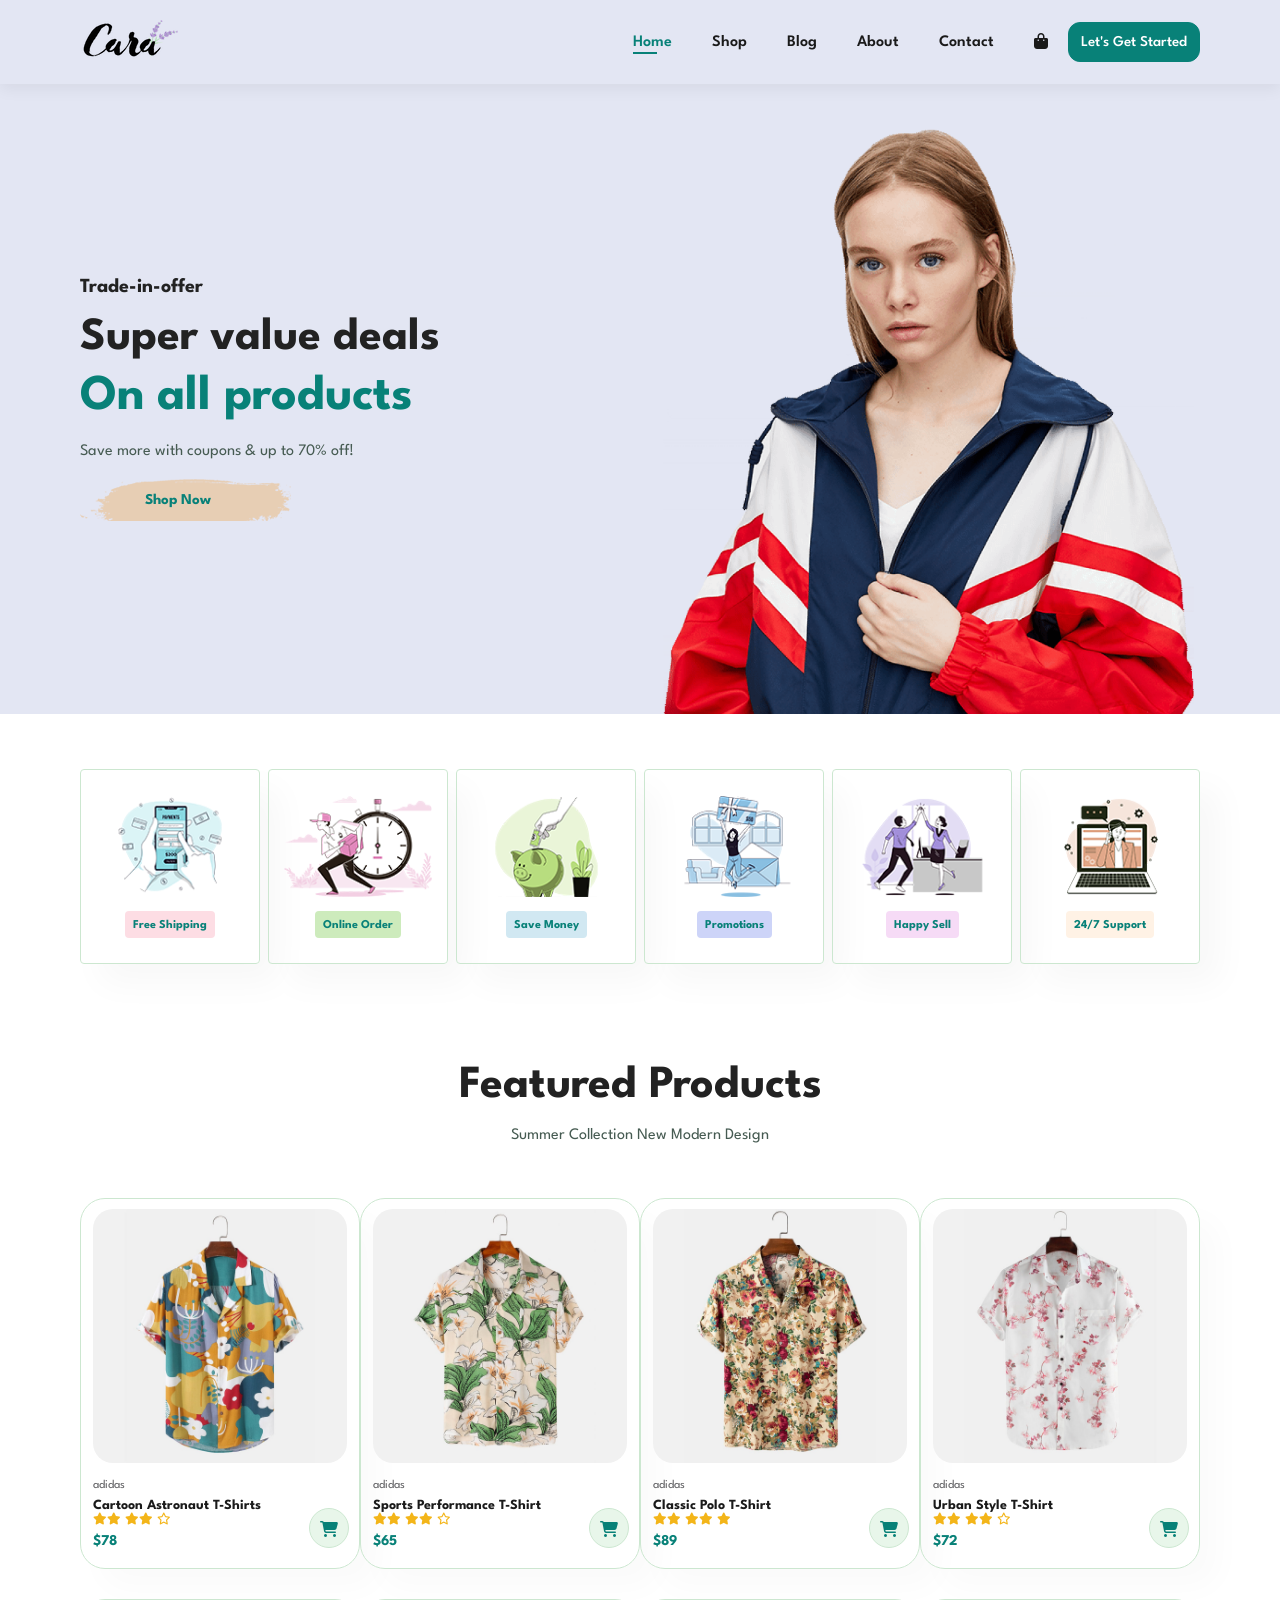
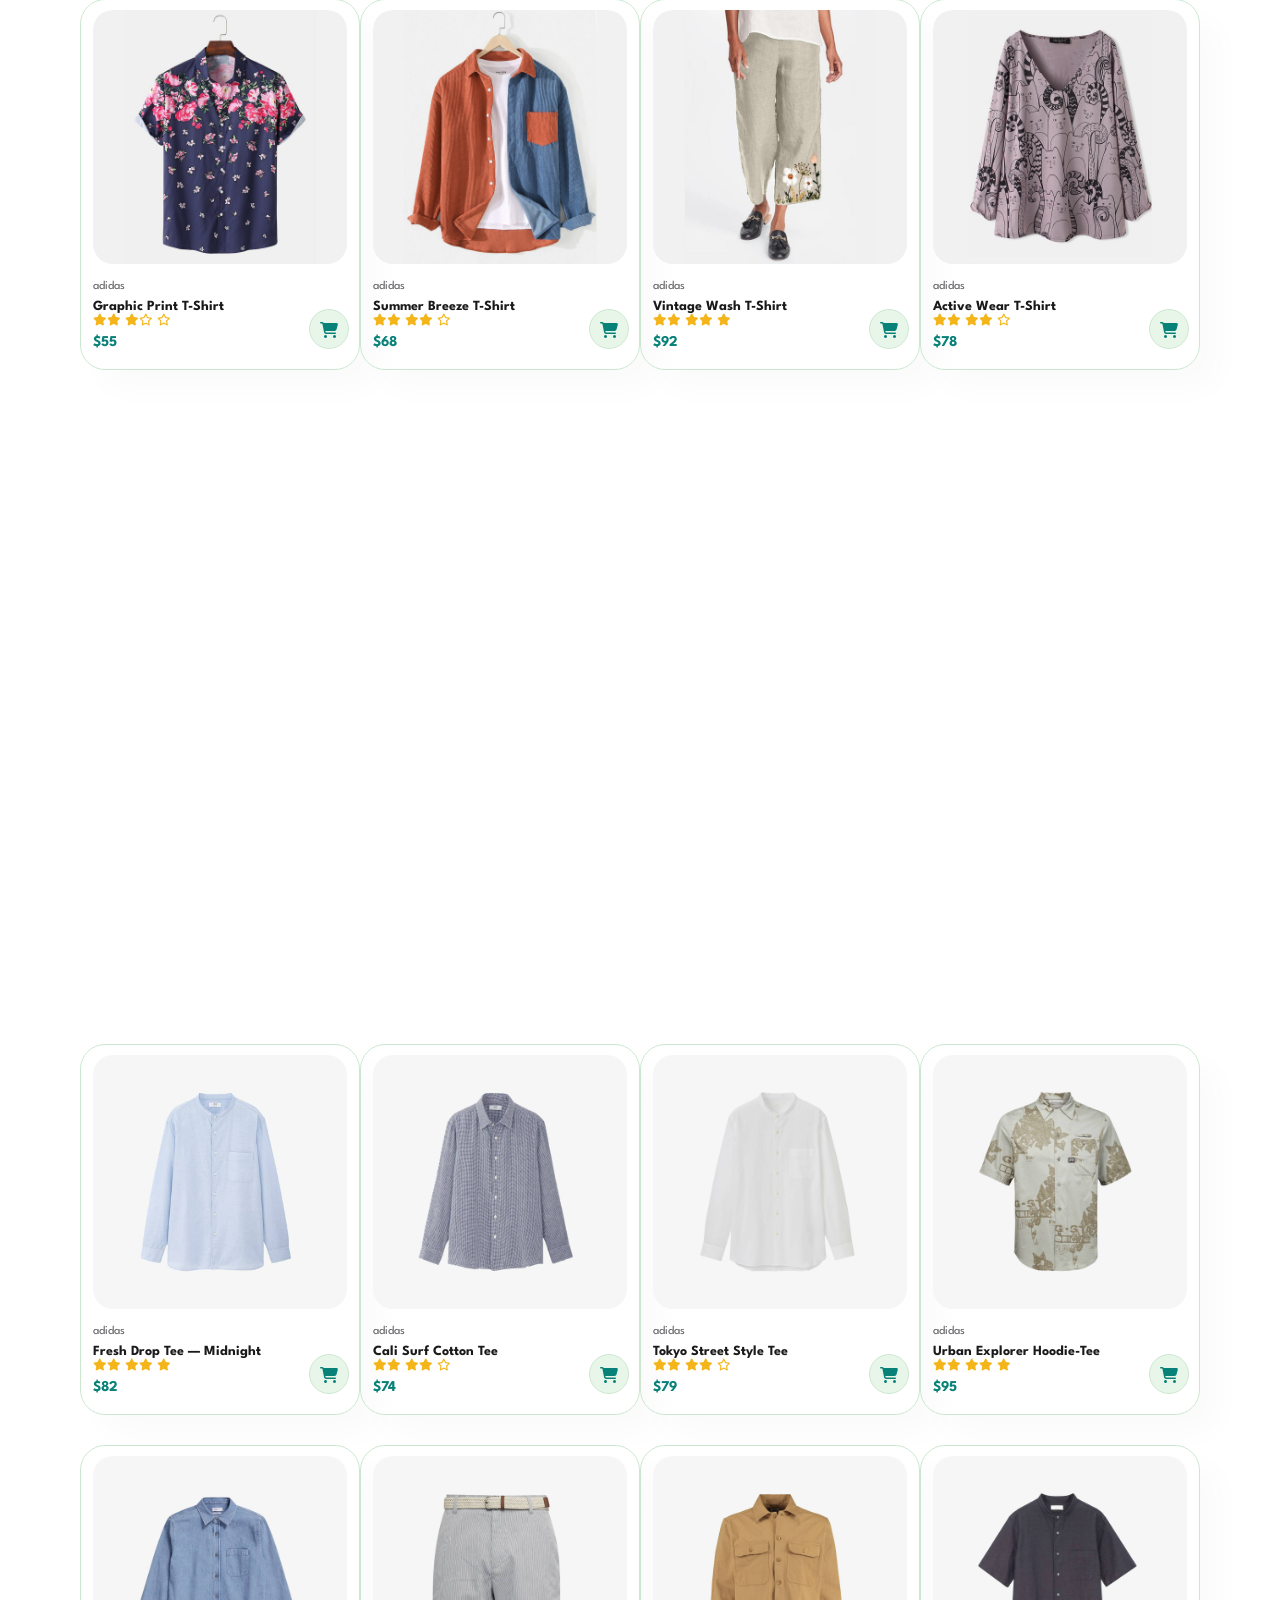
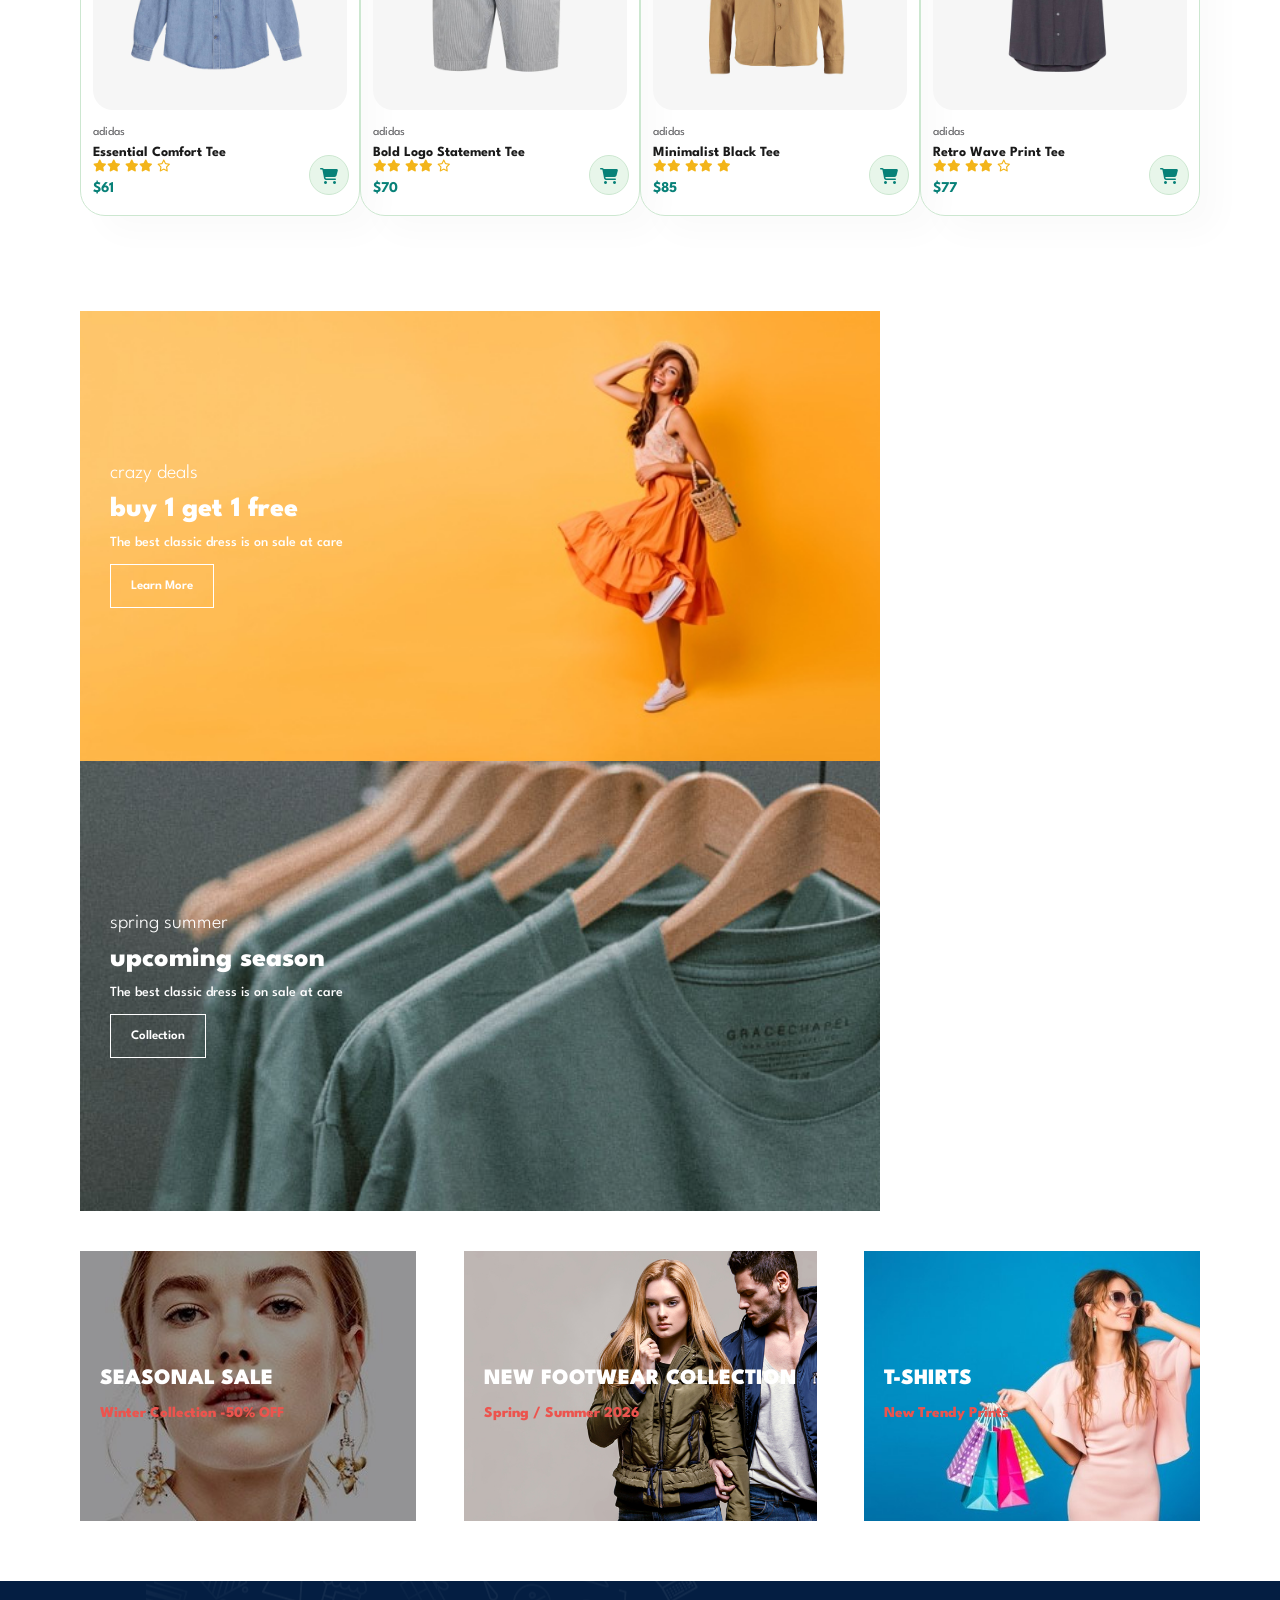
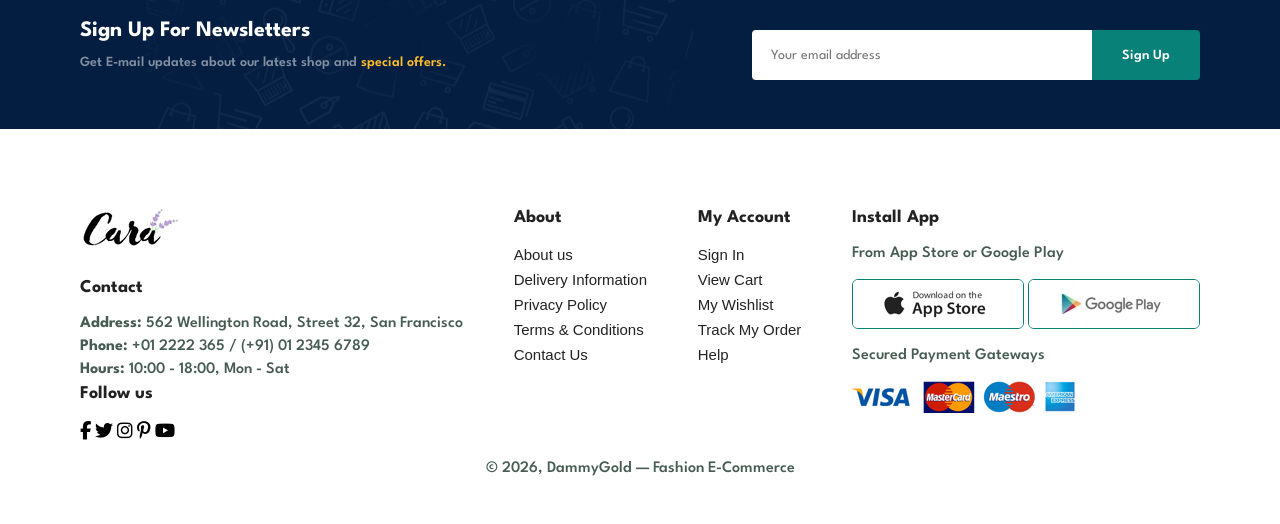
<file: index.html>
<!DOCTYPE html>
<html lang="en">

<head>
    <meta charset="UTF-8">
    <meta name="viewport" content="width=device-width, initial-scale=1.0">
    <meta name="description" content="Fashion E-Commerce — Shop the latest trends in clothing and accessories. Up to 70% off on T-Shirts, Footwear, and more. Free shipping on all orders.">
    <title>FASHION | E-COMMERCE — Shop Trendy Styles Online</title>
    <link rel="stylesheet" href="style.css">
    <link rel="stylesheet" href="animations.css">
    <link rel="stylesheet" href="https://cdnjs.cloudflare.com/ajax/libs/font-awesome/6.5.0/css/all.min.css">
</head>

<body>
    <!-- Back to Top Button -->
    <button id="back-to-top" aria-label="Back to top">
        <i class="fa-solid fa-chevron-up"></i>
    </button>

    <section id="header">
        <a href="index.html"><img src="IMAGE/logo.png" class="logo" alt="Fashion Store Logo"></a>
        <div>
            <ul id="navbar">
                <li><a class="active" href="index.html">Home</a></li>
                <li><a href="shop.html">Shop</a></li>
                <li><a href="blog.html">Blog</a></li>
                <li><a href="about.html">About</a></li>
                <li><a href="contact.html">Contact</a></li>
                <li id="lg-bag">
                    <a href="cart.html" class="cart-icon-wrapper" aria-label="Shopping cart">
                        <i class="fa-solid fa-shopping-bag"></i>
                        <span class="cart-badge" aria-live="polite">0</span>
                    </a>
                </li>
                <a href="Signup.html"><button>Let's Get Started</button></a>
                <a href="#" id="close" aria-label="Close menu"><i class="fa-solid fa-times"></i></a>
            </ul>
        </div>
        <div id="mobile">
            <a href="cart.html" class="cart-icon-wrapper" aria-label="Shopping cart">
                <i class="fa-solid fa-shopping-bag"></i>
                <span class="cart-badge" aria-live="polite">0</span>
            </a>
            <i id="bar" class="fa-solid fa-outdent" aria-label="Open menu"></i>
        </div>
    </section>

    <section id="hero">
        <h4>Trade-in-offer</h4>
        <h2>Super value deals</h2>
        <h1>On all products</h1>
        <p>Save more with coupons &amp; up to 70% off!</p>
        <button id="hero-shop-btn">Shop Now</button>
    </section>

    <section id="feature" class="section-p1 scroll-reveal">
        <div class="feature-box">
            <img src="IMAGE/features/f1.png" alt="Free Shipping icon">
            <h6>Free Shipping</h6>
        </div>
        <div class="feature-box">
            <img src="IMAGE/features/f2.png" alt="Online Order icon">
            <h6>Online Order</h6>
        </div>
        <div class="feature-box">
            <img src="IMAGE/features/f3.png" alt="Save Money icon">
            <h6>Save Money</h6>
        </div>
        <div class="feature-box">
            <img src="IMAGE/features/f4.png" alt="Promotions icon">
            <h6>Promotions</h6>
        </div>
        <div class="feature-box">
            <img src="IMAGE/features/f5.png" alt="Happy Sell icon">
            <h6>Happy Sell</h6>
        </div>
        <div class="feature-box">
            <img src="IMAGE/features/f6.png" alt="24/7 Support icon">
            <h6>24/7 Support</h6>
        </div>
    </section>

    <section id="product-1" class="section-p1">
        <h2 class="scroll-reveal">Featured Products</h2>
        <p class="scroll-reveal">Summer Collection New Modern Design</p>
        <div class="pro-container">
            <div class="pro scroll-reveal" onclick="window.location.href='sproduct.html?id=f1'">
                <img src="IMAGE/products/f1.jpg" alt="Cartoon Astronaut T-Shirt by Adidas">
                <div class="pro-overlay">
                    <a href="sproduct.html?id=f1" class="pro-overlay-btn" title="Quick View" onclick="event.stopPropagation()"><i class="fa-regular fa-eye"></i></a>
                    <button class="pro-overlay-btn" title="Wishlist" onclick="event.stopPropagation()"><i class="fa-regular fa-heart"></i></button>
                </div>
                <div class="des">
                    <span>adidas</span>
                    <h5>Cartoon Astronaut T-Shirts</h5>
                    <div class="star">
                        <i class="fa-solid fa-star"></i><i class="fa-solid fa-star"></i>
                        <i class="fa-solid fa-star"></i><i class="fa-solid fa-star"></i>
                        <i class="fa-regular fa-star"></i>
                    </div>
                    <h4>$78</h4>
                </div>
                <a href="#" onclick="event.stopPropagation()"><i class="fa fa-shopping-cart"></i></a>
            </div>
            <div class="pro scroll-reveal" onclick="window.location.href='sproduct.html?id=f2'">
                <img src="IMAGE/products/f2.jpg" alt="Sports Performance T-Shirt by Adidas">
                <div class="pro-overlay">
                    <a href="sproduct.html?id=f2" class="pro-overlay-btn" title="Quick View" onclick="event.stopPropagation()"><i class="fa-regular fa-eye"></i></a>
                    <button class="pro-overlay-btn" title="Wishlist" onclick="event.stopPropagation()"><i class="fa-regular fa-heart"></i></button>
                </div>
                <div class="des">
                    <span>adidas</span>
                    <h5>Sports Performance T-Shirt</h5>
                    <div class="star">
                        <i class="fa-solid fa-star"></i><i class="fa-solid fa-star"></i>
                        <i class="fa-solid fa-star"></i><i class="fa-solid fa-star"></i>
                        <i class="fa-regular fa-star"></i>
                    </div>
                    <h4>$65</h4>
                </div>
                <a href="#" onclick="event.stopPropagation()"><i class="fa fa-shopping-cart"></i></a>
            </div>
            <div class="pro scroll-reveal" onclick="window.location.href='sproduct.html?id=f3'">
                <img src="IMAGE/products/f3.jpg" alt="Classic Polo T-Shirt by Adidas">
                <div class="pro-overlay">
                    <a href="sproduct.html?id=f3" class="pro-overlay-btn" title="Quick View" onclick="event.stopPropagation()"><i class="fa-regular fa-eye"></i></a>
                    <button class="pro-overlay-btn" title="Wishlist" onclick="event.stopPropagation()"><i class="fa-regular fa-heart"></i></button>
                </div>
                <div class="des">
                    <span>adidas</span>
                    <h5>Classic Polo T-Shirt</h5>
                    <div class="star">
                        <i class="fa-solid fa-star"></i><i class="fa-solid fa-star"></i>
                        <i class="fa-solid fa-star"></i><i class="fa-solid fa-star"></i>
                        <i class="fa-solid fa-star"></i>
                    </div>
                    <h4>$89</h4>
                </div>
                <a href="#" onclick="event.stopPropagation()"><i class="fa fa-shopping-cart"></i></a>
            </div>
            <div class="pro scroll-reveal" onclick="window.location.href='sproduct.html?id=f4'">
                <img src="IMAGE/products/f4.jpg" alt="Urban Style T-Shirt by Adidas">
                <div class="pro-overlay">
                    <a href="sproduct.html?id=f4" class="pro-overlay-btn" title="Quick View" onclick="event.stopPropagation()"><i class="fa-regular fa-eye"></i></a>
                    <button class="pro-overlay-btn" title="Wishlist" onclick="event.stopPropagation()"><i class="fa-regular fa-heart"></i></button>
                </div>
                <div class="des">
                    <span>adidas</span>
                    <h5>Urban Style T-Shirt</h5>
                    <div class="star">
                        <i class="fa-solid fa-star"></i><i class="fa-solid fa-star"></i>
                        <i class="fa-solid fa-star"></i><i class="fa-solid fa-star"></i>
                        <i class="fa-regular fa-star"></i>
                    </div>
                    <h4>$72</h4>
                </div>
                <a href="#" onclick="event.stopPropagation()"><i class="fa fa-shopping-cart"></i></a>
            </div>
            <div class="pro scroll-reveal" onclick="window.location.href='sproduct.html?id=f5'">
                <img src="IMAGE/products/f5.jpg" alt="Graphic Print T-Shirt by Adidas">
                <div class="pro-overlay">
                    <a href="sproduct.html?id=f5" class="pro-overlay-btn" title="Quick View" onclick="event.stopPropagation()"><i class="fa-regular fa-eye"></i></a>
                    <button class="pro-overlay-btn" title="Wishlist" onclick="event.stopPropagation()"><i class="fa-regular fa-heart"></i></button>
                </div>
                <div class="des">
                    <span>adidas</span>
                    <h5>Graphic Print T-Shirt</h5>
                    <div class="star">
                        <i class="fa-solid fa-star"></i><i class="fa-solid fa-star"></i>
                        <i class="fa-solid fa-star"></i><i class="fa-regular fa-star"></i>
                        <i class="fa-regular fa-star"></i>
                    </div>
                    <h4>$55</h4>
                </div>
                <a href="#" onclick="event.stopPropagation()"><i class="fa fa-shopping-cart"></i></a>
            </div>
            <div class="pro scroll-reveal" onclick="window.location.href='sproduct.html?id=f6'">
                <img src="IMAGE/products/f6.jpg" alt="Summer Breeze T-Shirt by Adidas">
                <div class="pro-overlay">
                    <a href="sproduct.html?id=f6" class="pro-overlay-btn" title="Quick View" onclick="event.stopPropagation()"><i class="fa-regular fa-eye"></i></a>
                    <button class="pro-overlay-btn" title="Wishlist" onclick="event.stopPropagation()"><i class="fa-regular fa-heart"></i></button>
                </div>
                <div class="des">
                    <span>adidas</span>
                    <h5>Summer Breeze T-Shirt</h5>
                    <div class="star">
                        <i class="fa-solid fa-star"></i><i class="fa-solid fa-star"></i>
                        <i class="fa-solid fa-star"></i><i class="fa-solid fa-star"></i>
                        <i class="fa-regular fa-star"></i>
                    </div>
                    <h4>$68</h4>
                </div>
                <a href="#" onclick="event.stopPropagation()"><i class="fa fa-shopping-cart"></i></a>
            </div>
            <div class="pro scroll-reveal" onclick="window.location.href='sproduct.html?id=f7'">
                <img src="IMAGE/products/f7.jpg" alt="Vintage Wash T-Shirt by Adidas">
                <div class="pro-overlay">
                    <a href="sproduct.html?id=f7" class="pro-overlay-btn" title="Quick View" onclick="event.stopPropagation()"><i class="fa-regular fa-eye"></i></a>
                    <button class="pro-overlay-btn" title="Wishlist" onclick="event.stopPropagation()"><i class="fa-regular fa-heart"></i></button>
                </div>
                <div class="des">
                    <span>adidas</span>
                    <h5>Vintage Wash T-Shirt</h5>
                    <div class="star">
                        <i class="fa-solid fa-star"></i><i class="fa-solid fa-star"></i>
                        <i class="fa-solid fa-star"></i><i class="fa-solid fa-star"></i>
                        <i class="fa-solid fa-star"></i>
                    </div>
                    <h4>$92</h4>
                </div>
                <a href="#" onclick="event.stopPropagation()"><i class="fa fa-shopping-cart"></i></a>
            </div>
            <div class="pro scroll-reveal" onclick="window.location.href='sproduct.html?id=f8'">
                <img src="IMAGE/products/f8.jpg" alt="Active Wear T-Shirt by Adidas">
                <div class="pro-overlay">
                    <a href="sproduct.html?id=f8" class="pro-overlay-btn" title="Quick View" onclick="event.stopPropagation()"><i class="fa-regular fa-eye"></i></a>
                    <button class="pro-overlay-btn" title="Wishlist" onclick="event.stopPropagation()"><i class="fa-regular fa-heart"></i></button>
                </div>
                <div class="des">
                    <span>adidas</span>
                    <h5>Active Wear T-Shirt</h5>
                    <div class="star">
                        <i class="fa-solid fa-star"></i><i class="fa-solid fa-star"></i>
                        <i class="fa-solid fa-star"></i><i class="fa-solid fa-star"></i>
                        <i class="fa-regular fa-star"></i>
                    </div>
                    <h4>$78</h4>
                </div>
                <a href="#" onclick="event.stopPropagation()"><i class="fa fa-shopping-cart"></i></a>
            </div>
        </div>
    </section>

    <section id="banner" class="section-m1 scroll-reveal">
        <h4>Members-Only Deals</h4>
        <h2>Up to <span>70% off</span> — All T-Shirts &amp; Accessories</h2>
        <button class="normal" onclick="window.location.href='shop.html'">Explore More</button>
    </section>

    <section id="product-1" class="section-p1">
        <h2 class="scroll-reveal">New Arrivals</h2>
        <p class="scroll-reveal">Summer Collection New Modern Design</p>
        <div class="pro-container">
            <div class="pro scroll-reveal" onclick="window.location.href='sproduct.html?id=n1'">
                <img src="IMAGE/products/n1.jpg" alt="New Arrival T-Shirt 1">
                <div class="pro-overlay">
                    <a href="sproduct.html?id=n1" class="pro-overlay-btn" title="Quick View" onclick="event.stopPropagation()"><i class="fa-regular fa-eye"></i></a>
                    <button class="pro-overlay-btn" title="Wishlist" onclick="event.stopPropagation()"><i class="fa-regular fa-heart"></i></button>
                </div>
                <div class="des">
                    <span>adidas</span>
                    <h5>Fresh Drop Tee — Midnight</h5>
                    <div class="star">
                        <i class="fa-solid fa-star"></i><i class="fa-solid fa-star"></i>
                        <i class="fa-solid fa-star"></i><i class="fa-solid fa-star"></i>
                        <i class="fa-solid fa-star"></i>
                    </div>
                    <h4>$82</h4>
                </div>
                <a href="#" onclick="event.stopPropagation()"><i class="fa fa-shopping-cart"></i></a>
            </div>
            <div class="pro scroll-reveal" onclick="window.location.href='sproduct.html?id=n2'">
                <img src="IMAGE/products/n2.jpg" alt="New Arrival T-Shirt 2">
                <div class="pro-overlay">
                    <a href="sproduct.html?id=n2" class="pro-overlay-btn" title="Quick View" onclick="event.stopPropagation()"><i class="fa-regular fa-eye"></i></a>
                    <button class="pro-overlay-btn" title="Wishlist" onclick="event.stopPropagation()"><i class="fa-regular fa-heart"></i></button>
                </div>
                <div class="des">
                    <span>adidas</span>
                    <h5>Cali Surf Cotton Tee</h5>
                    <div class="star">
                        <i class="fa-solid fa-star"></i><i class="fa-solid fa-star"></i>
                        <i class="fa-solid fa-star"></i><i class="fa-solid fa-star"></i>
                        <i class="fa-regular fa-star"></i>
                    </div>
                    <h4>$74</h4>
                </div>
                <a href="#" onclick="event.stopPropagation()"><i class="fa fa-shopping-cart"></i></a>
            </div>
            <div class="pro scroll-reveal" onclick="window.location.href='sproduct.html?id=n3'">
                <img src="IMAGE/products/n3.jpg" alt="New Arrival T-Shirt 3">
                <div class="pro-overlay">
                    <a href="sproduct.html?id=n3" class="pro-overlay-btn" title="Quick View" onclick="event.stopPropagation()"><i class="fa-regular fa-eye"></i></a>
                    <button class="pro-overlay-btn" title="Wishlist" onclick="event.stopPropagation()"><i class="fa-regular fa-heart"></i></button>
                </div>
                <div class="des">
                    <span>adidas</span>
                    <h5>Tokyo Street Style Tee</h5>
                    <div class="star">
                        <i class="fa-solid fa-star"></i><i class="fa-solid fa-star"></i>
                        <i class="fa-solid fa-star"></i><i class="fa-solid fa-star"></i>
                        <i class="fa-regular fa-star"></i>
                    </div>
                    <h4>$79</h4>
                </div>
                <a href="#" onclick="event.stopPropagation()"><i class="fa fa-shopping-cart"></i></a>
            </div>
            <div class="pro scroll-reveal" onclick="window.location.href='sproduct.html?id=n4'">
                <img src="IMAGE/products/n4.jpg" alt="New Arrival T-Shirt 4">
                <div class="pro-overlay">
                    <a href="sproduct.html?id=n4" class="pro-overlay-btn" title="Quick View" onclick="event.stopPropagation()"><i class="fa-regular fa-eye"></i></a>
                    <button class="pro-overlay-btn" title="Wishlist" onclick="event.stopPropagation()"><i class="fa-regular fa-heart"></i></button>
                </div>
                <div class="des">
                    <span>adidas</span>
                    <h5>Urban Explorer Hoodie-Tee</h5>
                    <div class="star">
                        <i class="fa-solid fa-star"></i><i class="fa-solid fa-star"></i>
                        <i class="fa-solid fa-star"></i><i class="fa-solid fa-star"></i>
                        <i class="fa-solid fa-star"></i>
                    </div>
                    <h4>$95</h4>
                </div>
                <a href="#" onclick="event.stopPropagation()"><i class="fa fa-shopping-cart"></i></a>
            </div>
            <div class="pro scroll-reveal" onclick="window.location.href='sproduct.html?id=n5'">
                <img src="IMAGE/products/n5.jpg" alt="New Arrival T-Shirt 5">
                <div class="pro-overlay">
                    <a href="sproduct.html?id=n5" class="pro-overlay-btn" title="Quick View" onclick="event.stopPropagation()"><i class="fa-regular fa-eye"></i></a>
                    <button class="pro-overlay-btn" title="Wishlist" onclick="event.stopPropagation()"><i class="fa-regular fa-heart"></i></button>
                </div>
                <div class="des">
                    <span>adidas</span>
                    <h5>Essential Comfort Tee</h5>
                    <div class="star">
                        <i class="fa-solid fa-star"></i><i class="fa-solid fa-star"></i>
                        <i class="fa-solid fa-star"></i><i class="fa-solid fa-star"></i>
                        <i class="fa-regular fa-star"></i>
                    </div>
                    <h4>$61</h4>
                </div>
                <a href="#" onclick="event.stopPropagation()"><i class="fa fa-shopping-cart"></i></a>
            </div>
            <div class="pro scroll-reveal" onclick="window.location.href='sproduct.html?id=n6'">
                <img src="IMAGE/products/n6.jpg" alt="New Arrival T-Shirt 6">
                <div class="pro-overlay">
                    <a href="sproduct.html?id=n6" class="pro-overlay-btn" title="Quick View" onclick="event.stopPropagation()"><i class="fa-regular fa-eye"></i></a>
                    <button class="pro-overlay-btn" title="Wishlist" onclick="event.stopPropagation()"><i class="fa-regular fa-heart"></i></button>
                </div>
                <div class="des">
                    <span>adidas</span>
                    <h5>Bold Logo Statement Tee</h5>
                    <div class="star">
                        <i class="fa-solid fa-star"></i><i class="fa-solid fa-star"></i>
                        <i class="fa-solid fa-star"></i><i class="fa-solid fa-star"></i>
                        <i class="fa-regular fa-star"></i>
                    </div>
                    <h4>$70</h4>
                </div>
                <a href="#" onclick="event.stopPropagation()"><i class="fa fa-shopping-cart"></i></a>
            </div>
            <div class="pro scroll-reveal" onclick="window.location.href='sproduct.html?id=n7'">
                <img src="IMAGE/products/n7.jpg" alt="New Arrival T-Shirt 7">
                <div class="pro-overlay">
                    <a href="sproduct.html?id=n7" class="pro-overlay-btn" title="Quick View" onclick="event.stopPropagation()"><i class="fa-regular fa-eye"></i></a>
                    <button class="pro-overlay-btn" title="Wishlist" onclick="event.stopPropagation()"><i class="fa-regular fa-heart"></i></button>
                </div>
                <div class="des">
                    <span>adidas</span>
                    <h5>Minimalist Black Tee</h5>
                    <div class="star">
                        <i class="fa-solid fa-star"></i><i class="fa-solid fa-star"></i>
                        <i class="fa-solid fa-star"></i><i class="fa-solid fa-star"></i>
                        <i class="fa-solid fa-star"></i>
                    </div>
                    <h4>$85</h4>
                </div>
                <a href="#" onclick="event.stopPropagation()"><i class="fa fa-shopping-cart"></i></a>
            </div>
            <div class="pro scroll-reveal" onclick="window.location.href='sproduct.html?id=n8'">
                <img src="IMAGE/products/n8.jpg" alt="New Arrival T-Shirt 8">
                <div class="pro-overlay">
                    <a href="sproduct.html?id=n8" class="pro-overlay-btn" title="Quick View" onclick="event.stopPropagation()"><i class="fa-regular fa-eye"></i></a>
                    <button class="pro-overlay-btn" title="Wishlist" onclick="event.stopPropagation()"><i class="fa-regular fa-heart"></i></button>
                </div>
                <div class="des">
                    <span>adidas</span>
                    <h5>Retro Wave Print Tee</h5>
                    <div class="star">
                        <i class="fa-solid fa-star"></i><i class="fa-solid fa-star"></i>
                        <i class="fa-solid fa-star"></i><i class="fa-solid fa-star"></i>
                        <i class="fa-regular fa-star"></i>
                    </div>
                    <h4>$77</h4>
                </div>
                <a href="#" onclick="event.stopPropagation()"><i class="fa fa-shopping-cart"></i></a>
            </div>
        </div>
    </section>

    <section id="sm-banner" class="section-p1 scroll-reveal">
        <div class="banner-box">
            <h4>crazy deals</h4>
            <h2>buy 1 get 1 free</h2>
            <span>The best classic dress is on sale at care</span>
            <button class="win" onclick="window.location.href='shop.html'">Learn More</button>
        </div>
        <div class="banner-box banner-box2">
            <h4>spring summer</h4>
            <h2>upcoming season</h2>
            <span>The best classic dress is on sale at care</span>
            <button class="win" onclick="window.location.href='shop.html'">Collection</button>
        </div>
    </section>

    <section id="banner-3" class="scroll-reveal">
        <div class="banner-box">
            <h2>SEASONAL SALE</h2>
            <h3>Winter Collection -50% OFF</h3>
        </div>
        <div class="banner-box banner-box2">
            <h2>NEW FOOTWEAR COLLECTION</h2>
            <h3>Spring / Summer 2026</h3>
        </div>
        <div class="banner-box banner-box3">
            <h2>T-SHIRTS</h2>
            <h3>New Trendy Prints</h3>
        </div>
    </section>

    <section id="newsletter" class="section-p1 section-m1 scroll-reveal">
        <div class="newstext">
            <h4>Sign Up For Newsletters</h4>
            <p>Get E-mail updates about our latest shop and <span>special offers.</span></p>
        </div>
        <div class="form">
            <input type="email" id="newsletter-email" placeholder="Your email address" aria-label="Email for newsletter">
            <button class="normal" id="newsletter-btn">Sign Up</button>
        </div>
    </section>

    <footer class="section-p1">
        <div class="col">
            <img class="logo" src="IMAGE/logo.png" alt="Fashion Store Logo">
            <h4>Contact</h4>
            <p><strong>Address:</strong> 562 Wellington Road, Street 32, San Francisco</p>
            <p><strong>Phone:</strong> +01 2222 365 / (+91) 01 2345 6789</p>
            <p><strong>Hours:</strong> 10:00 - 18:00, Mon - Sat</p>
            <div class="follo">
                <h4>Follow us</h4>
                <div class="icon">
                    <i class="fab fa-facebook-f" title="Facebook"></i>
                    <i class="fab fa-twitter" title="Twitter"></i>
                    <i class="fab fa-instagram" title="Instagram"></i>
                    <i class="fab fa-pinterest-p" title="Pinterest"></i>
                    <i class="fab fa-youtube" title="YouTube"></i>
                </div>
            </div>
        </div>
        <div class="col">
            <h4>About</h4>
            <a href="about.html">About us</a>
            <a href="#">Delivery Information</a>
            <a href="#">Privacy Policy</a>
            <a href="#">Terms &amp; Conditions</a>
            <a href="contact.html">Contact Us</a>
        </div>
        <div class="col">
            <h4>My Account</h4>
            <a href="Login.html">Sign In</a>
            <a href="cart.html">View Cart</a>
            <a href="#">My Wishlist</a>
            <a href="#">Track My Order</a>
            <a href="#">Help</a>
        </div>
        <div class="col install">
            <h4>Install App</h4>
            <p>From App Store or Google Play</p>
            <div class="row">
                <img src="IMAGE/pay/app.jpg" alt="Download on App Store">
                <img src="IMAGE/pay/play.jpg" alt="Get it on Google Play">
            </div>
            <p>Secured Payment Gateways</p>
            <img src="IMAGE/pay/pay.png" alt="Accepted payment methods">
        </div>
        <div class="copyright">
            <p>&copy; 2026, DammyGold — Fashion E-Commerce</p>
        </div>
    </footer>

    <script src="script.js"></script>
    <script src="cart.js"></script>
    <script>
        // Newsletter button wiring (index-specific)
        document.addEventListener('DOMContentLoaded', () => {
            const newsletterInput = document.getElementById('newsletter-email');
            const newsletterBtn   = document.getElementById('newsletter-btn');
            if (newsletterInput && newsletterBtn) {
                newsletterBtn.addEventListener('click', (e) => {
                    e.preventDefault();
                    validateNewsletter(newsletterInput, newsletterBtn);
                });
            }
        });
    </script>
</body>
</html>
</file>
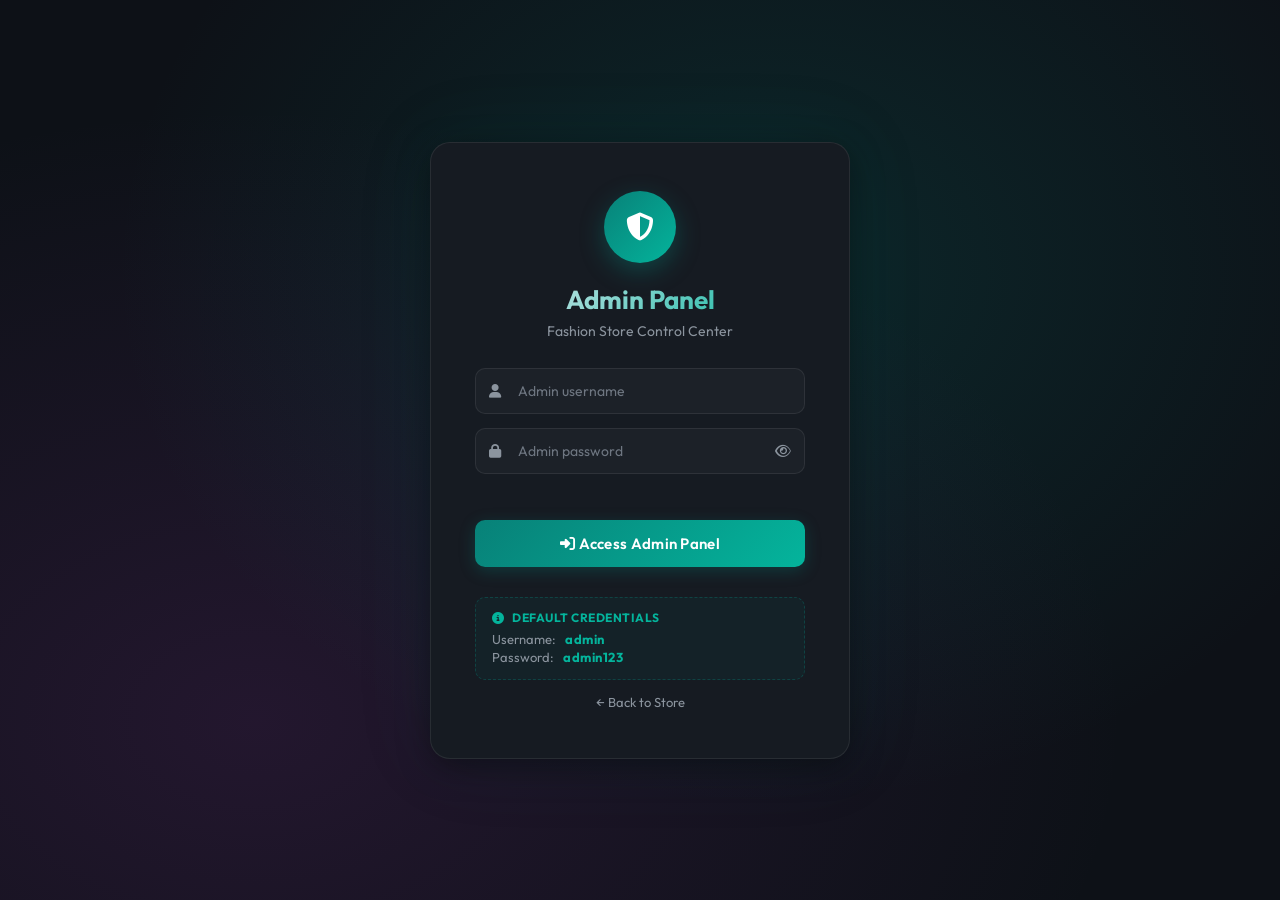
<file: admin.html>
<!DOCTYPE html>
<html lang="en">
<head>
    <meta charset="UTF-8">
    <meta name="viewport" content="width=device-width, initial-scale=1.0">
    <meta name="description" content="Fashion E-Commerce — Admin Control Panel">
    <title>ADMIN | Fashion Store Control Panel</title>
    <link rel="stylesheet" href="https://cdnjs.cloudflare.com/ajax/libs/font-awesome/6.5.0/css/all.min.css">
    <link href="https://fonts.googleapis.com/css2?family=Outfit:wght@300;400;500;600;700;800&display=swap" rel="stylesheet">
    <link rel="stylesheet" href="admin.css">
</head>
<body>

    <!-- ══════════════════════════════════════════
         ADMIN LOGIN SCREEN
    ══════════════════════════════════════════ -->
    <div id="admin-login-screen">
        <div class="admin-login-card">
            <div class="admin-login-logo">
                <i class="fa-solid fa-shield-halved"></i>
            </div>
            <h1>Admin Panel</h1>
            <p>Fashion Store Control Center</p>
            <div class="admin-login-form">
                <div class="admin-input-group">
                    <i class="fa-solid fa-user"></i>
                    <input type="text" id="adminUser" placeholder="Admin username" autocomplete="off">
                </div>
                <div class="admin-input-group">
                    <i class="fa-solid fa-lock"></i>
                    <input type="password" id="adminPass" placeholder="Admin password">
                    <i class="fa-regular fa-eye admin-eye" id="adminEye"></i>
                </div>
                <div class="admin-login-error" id="adminLoginError"></div>
                <button id="adminLoginBtn">
                    <i class="fa-solid fa-right-to-bracket"></i> Access Admin Panel
                </button>

                <!-- ── Credentials Hint ── -->
                <div style="margin-top:16px;padding:12px 16px;background:rgba(8,129,120,0.08);
                            border:1px dashed rgba(8,129,120,0.35);border-radius:10px;text-align:left;">
                    <p style="font-size:12px;font-weight:700;color:#04b49c;margin-bottom:6px;letter-spacing:.5px;">
                        <i class="fa-solid fa-circle-info" style="margin-right:5px;"></i> DEFAULT CREDENTIALS
                    </p>
                    <p style="font-size:13px;color:#c9d1d9;margin:2px 0;">
                        <span style="color:#8b949e;">Username:</span>
                        <strong style="color:#04b49c;margin-left:6px;letter-spacing:.5px;">admin</strong>
                    </p>
                    <p style="font-size:13px;color:#c9d1d9;margin:2px 0;">
                        <span style="color:#8b949e;">Password:</span>
                        <strong style="color:#04b49c;margin-left:6px;letter-spacing:.5px;">admin123</strong>
                    </p>
                </div>

                <a href="index.html" class="admin-back-link">← Back to Store</a>
            </div>
        </div>
    </div>

    <!-- ══════════════════════════════════════════
         ADMIN DASHBOARD (hidden until login)
    ══════════════════════════════════════════ -->
    <div id="admin-dashboard" style="display:none;">

        <!-- Sidebar -->
        <aside class="admin-sidebar" id="adminSidebar">
            <div class="admin-sidebar-header">
                <div class="admin-brand">
                    <i class="fa-solid fa-shield-halved"></i>
                    <span>Admin Panel</span>
                </div>
                <button class="admin-sidebar-close" id="adminSidebarClose">
                    <i class="fa-solid fa-times"></i>
                </button>
            </div>
            <div class="admin-sidebar-badge">
                <i class="fa-solid fa-circle-check"></i> Logged in as Admin
            </div>
            <nav class="admin-nav">
                <a href="#" class="admin-nav-link active" data-panel="overview">
                    <i class="fa-solid fa-gauge-high"></i><span>Store Overview</span>
                </a>
                <a href="#" class="admin-nav-link" data-panel="users">
                    <i class="fa-solid fa-users"></i><span>User Management</span>
                    <span class="admin-nav-badge" id="userCountBadge">0</span>
                </a>
                <a href="#" class="admin-nav-link" data-panel="orders">
                    <i class="fa-solid fa-box-archive"></i><span>All Orders</span>
                    <span class="admin-nav-badge" id="orderCountBadge">0</span>
                </a>
                <a href="#" class="admin-nav-link" data-panel="subscribers">
                    <i class="fa-solid fa-envelope-open-text"></i><span>Newsletter</span>
                    <span class="admin-nav-badge sub-badge" id="subCountBadge">0</span>
                </a>
                <a href="#" class="admin-nav-link" data-panel="activity">
                    <i class="fa-solid fa-bolt"></i><span>Activity Feed</span>
                </a>
                <a href="#" class="admin-nav-link" data-panel="inventory">
                    <i class="fa-solid fa-shirt"></i><span>Product Inventory</span>
                </a>
            </nav>
            <div class="admin-sidebar-footer">
                <a href="index.html" class="admin-footer-link">
                    <i class="fa-solid fa-store"></i> View Store
                </a>
                <button class="admin-footer-link admin-logout-btn" id="adminLogoutBtn">
                    <i class="fa-solid fa-right-from-bracket"></i> Logout
                </button>
            </div>
        </aside>
        <div class="admin-overlay" id="adminOverlay"></div>

        <!-- Main Content -->
        <div class="admin-main" id="adminMain">

            <!-- Topbar -->
            <header class="admin-topbar">
                <div class="admin-topbar-left">
                    <button class="admin-hamburger" id="adminHamburger">
                        <i class="fa-solid fa-bars"></i>
                    </button>
                    <div class="admin-breadcrumb">
                        <i class="fa-solid fa-shield-halved"></i>
                        <span>Admin</span>
                        <i class="fa-solid fa-chevron-right"></i>
                        <span id="adminBreadcrumb">Store Overview</span>
                    </div>
                </div>
                <div class="admin-topbar-right">
                    <div class="admin-live-badge">
                        <span class="live-dot"></span> Live Data
                    </div>
                    <div class="admin-topbar-time" id="adminClock"></div>
                    <button class="admin-refresh-btn" id="adminRefreshBtn" title="Refresh Data">
                        <i class="fa-solid fa-rotate"></i>
                    </button>
                </div>
            </header>

            <!-- ── PANEL: Store Overview ─────────────────────── -->
            <section class="admin-panel active" id="panel-overview">
                <div class="admin-section-header">
                    <h1>Store Overview</h1>
                    <p id="overviewDate">Loading...</p>
                </div>

                <!-- KPI Cards -->
                <div class="admin-kpi-grid">
                    <div class="admin-kpi-card" style="--kpi-color:#088178;">
                        <div class="kpi-icon"><i class="fa-solid fa-users"></i></div>
                        <div class="kpi-info">
                            <h3 id="kpi-users">0</h3>
                            <p>Registered Users</p>
                        </div>
                        <div class="kpi-trend">
                            <i class="fa-solid fa-arrow-trend-up"></i>
                        </div>
                    </div>
                    <div class="admin-kpi-card" style="--kpi-color:#7b2d8b;">
                        <div class="kpi-icon"><i class="fa-solid fa-dollar-sign"></i></div>
                        <div class="kpi-info">
                            <h3 id="kpi-revenue">$0</h3>
                            <p>Total Revenue</p>
                        </div>
                        <div class="kpi-trend">
                            <i class="fa-solid fa-arrow-trend-up"></i>
                        </div>
                    </div>
                    <div class="admin-kpi-card" style="--kpi-color:#e63946;">
                        <div class="kpi-icon"><i class="fa-solid fa-box-archive"></i></div>
                        <div class="kpi-info">
                            <h3 id="kpi-orders">0</h3>
                            <p>Total Orders</p>
                        </div>
                        <div class="kpi-trend">
                            <i class="fa-solid fa-arrow-trend-up"></i>
                        </div>
                    </div>
                    <div class="admin-kpi-card" style="--kpi-color:#f4a261;">
                        <div class="kpi-icon"><i class="fa-solid fa-envelope-open-text"></i></div>
                        <div class="kpi-info">
                            <h3 id="kpi-subscribers">0</h3>
                            <p>Newsletter Subscribers</p>
                        </div>
                        <div class="kpi-trend">
                            <i class="fa-solid fa-arrow-trend-up"></i>
                        </div>
                    </div>
                    <div class="admin-kpi-card" style="--kpi-color:#2a9d8f;">
                        <div class="kpi-icon"><i class="fa-solid fa-truck"></i></div>
                        <div class="kpi-info">
                            <h3 id="kpi-processing">0</h3>
                            <p>Orders Processing</p>
                        </div>
                    </div>
                    <div class="admin-kpi-card" style="--kpi-color:#e9c46a;">
                        <div class="kpi-icon"><i class="fa-solid fa-heart"></i></div>
                        <div class="kpi-info">
                            <h3 id="kpi-wishlists">0</h3>
                            <p>Wishlisted Items</p>
                        </div>
                    </div>
                </div>

                <!-- Overview Grid: Recent Orders + Top Users -->
                <div class="admin-overview-grid">
                    <div class="admin-card">
                        <div class="admin-card-header">
                            <h4><i class="fa-solid fa-clock-rotate-left"></i> Recent Orders</h4>
                            <a href="#" class="admin-card-link" data-panel="orders">View All</a>
                        </div>
                        <div id="overviewRecentOrders"></div>
                    </div>
                    <div class="admin-card">
                        <div class="admin-card-header">
                            <h4><i class="fa-solid fa-users"></i> Recent Users</h4>
                            <a href="#" class="admin-card-link" data-panel="users">View All</a>
                        </div>
                        <div id="overviewRecentUsers"></div>
                    </div>
                </div>

                <!-- Order Status Breakdown -->
                <div class="admin-card">
                    <div class="admin-card-header">
                        <h4><i class="fa-solid fa-chart-bar"></i> Order Status Breakdown</h4>
                    </div>
                    <div class="admin-status-bars" id="statusBreakdown"></div>
                </div>
            </section>

            <!-- ── PANEL: User Management ───────────────────── -->
            <section class="admin-panel" id="panel-users">
                <div class="admin-section-header">
                    <h1>User Management</h1>
                    <p>View, inspect, and manage all registered accounts.</p>
                </div>
                <div class="admin-card">
                    <div class="admin-card-header">
                        <h4><i class="fa-solid fa-users"></i> All Users (<span id="usersTotal">0</span>)</h4>
                        <div class="admin-search-box">
                            <i class="fa-solid fa-search"></i>
                            <input type="text" id="userSearch" placeholder="Search by name or email...">
                        </div>
                    </div>
                    <div class="admin-table-wrap">
                        <table class="admin-table" id="usersTable">
                            <thead>
                                <tr>
                                    <th>#</th>
                                    <th>Name</th>
                                    <th>Email</th>
                                    <th>Joined</th>
                                    <th>Orders</th>
                                    <th>Wishlist</th>
                                    <th>Actions</th>
                                </tr>
                            </thead>
                            <tbody id="usersTableBody"></tbody>
                        </table>
                    </div>
                </div>
            </section>

            <!-- ── PANEL: All Orders ────────────────────────── -->
            <section class="admin-panel" id="panel-orders">
                <div class="admin-section-header">
                    <h1>Order Management</h1>
                    <p>Track, update, and manage every order placed on the store.</p>
                </div>
                <div class="admin-card">
                    <div class="admin-card-header">
                        <h4><i class="fa-solid fa-box-archive"></i> All Orders (<span id="ordersTotal">0</span>)</h4>
                        <div class="admin-filters">
                            <select id="orderStatusFilter">
                                <option value="all">All Statuses</option>
                                <option value="processing">Processing</option>
                                <option value="transit">In Transit</option>
                                <option value="delivered">Delivered</option>
                                <option value="cancelled">Cancelled</option>
                            </select>
                            <div class="admin-search-box">
                                <i class="fa-solid fa-search"></i>
                                <input type="text" id="orderSearch" placeholder="Search orders...">
                            </div>
                        </div>
                    </div>
                    <div class="admin-table-wrap">
                        <table class="admin-table" id="ordersTable">
                            <thead>
                                <tr>
                                    <th>Order ID</th>
                                    <th>Product</th>
                                    <th>Date</th>
                                    <th>Amount</th>
                                    <th>Status</th>
                                    <th>Update Status</th>
                                </tr>
                            </thead>
                            <tbody id="ordersTableBody"></tbody>
                        </table>
                    </div>
                </div>
            </section>

            <!-- ── PANEL: Newsletter Subscribers ───────────── -->
            <section class="admin-panel" id="panel-subscribers">
                <div class="admin-section-header">
                    <h1>Newsletter Subscribers</h1>
                    <p>All users who signed up for your newsletter.</p>
                </div>
                <div class="admin-card">
                    <div class="admin-card-header">
                        <h4><i class="fa-solid fa-envelope-open-text"></i> Subscribers (<span id="subsTotal">0</span>)</h4>
                        <button class="admin-export-btn" id="exportSubsBtn">
                            <i class="fa-solid fa-download"></i> Export CSV
                        </button>
                    </div>
                    <div class="admin-table-wrap">
                        <table class="admin-table">
                            <thead>
                                <tr>
                                    <th>#</th>
                                    <th>Email</th>
                                    <th>Subscribed On</th>
                                    <th>Actions</th>
                                </tr>
                            </thead>
                            <tbody id="subsTableBody"></tbody>
                        </table>
                    </div>
                </div>
            </section>

            <!-- ── PANEL: Activity Feed ─────────────────────── -->
            <section class="admin-panel" id="panel-activity">
                <div class="admin-section-header">
                    <h1>Activity Feed</h1>
                    <p>Real-time log of all user interactions on the store.</p>
                </div>
                <div class="admin-card">
                    <div class="admin-card-header">
                        <h4><i class="fa-solid fa-bolt"></i> User Activity</h4>
                        <button class="admin-export-btn danger-btn" id="clearActivityBtn">
                            <i class="fa-solid fa-trash"></i> Clear All
                        </button>
                    </div>
                    <div class="admin-activity-list" id="adminActivityList"></div>
                </div>
            </section>

            <!-- ── PANEL: Product Inventory ─────────────────── -->
            <section class="admin-panel" id="panel-inventory">
                <div class="admin-section-header">
                    <h1>Product Inventory</h1>
                    <p>Overview of all 16 products in the catalogue.</p>
                </div>
                <div class="admin-inventory-grid" id="inventoryGrid"></div>
            </section>

        </div><!-- end admin-main -->
    </div><!-- end admin-dashboard -->

    <!-- ── User Detail Modal ─────────────────────────── -->
    <div class="admin-modal-overlay" id="userDetailModal">
        <div class="admin-modal">
            <button class="admin-modal-close" id="closeUserModal"><i class="fa-solid fa-times"></i></button>
            <h4 id="userModalTitle">User Details</h4>
            <div id="userModalContent"></div>
        </div>
    </div>

    <script src="products.js"></script>
    <script src="admin.js"></script>
</body>
</html>
</file>
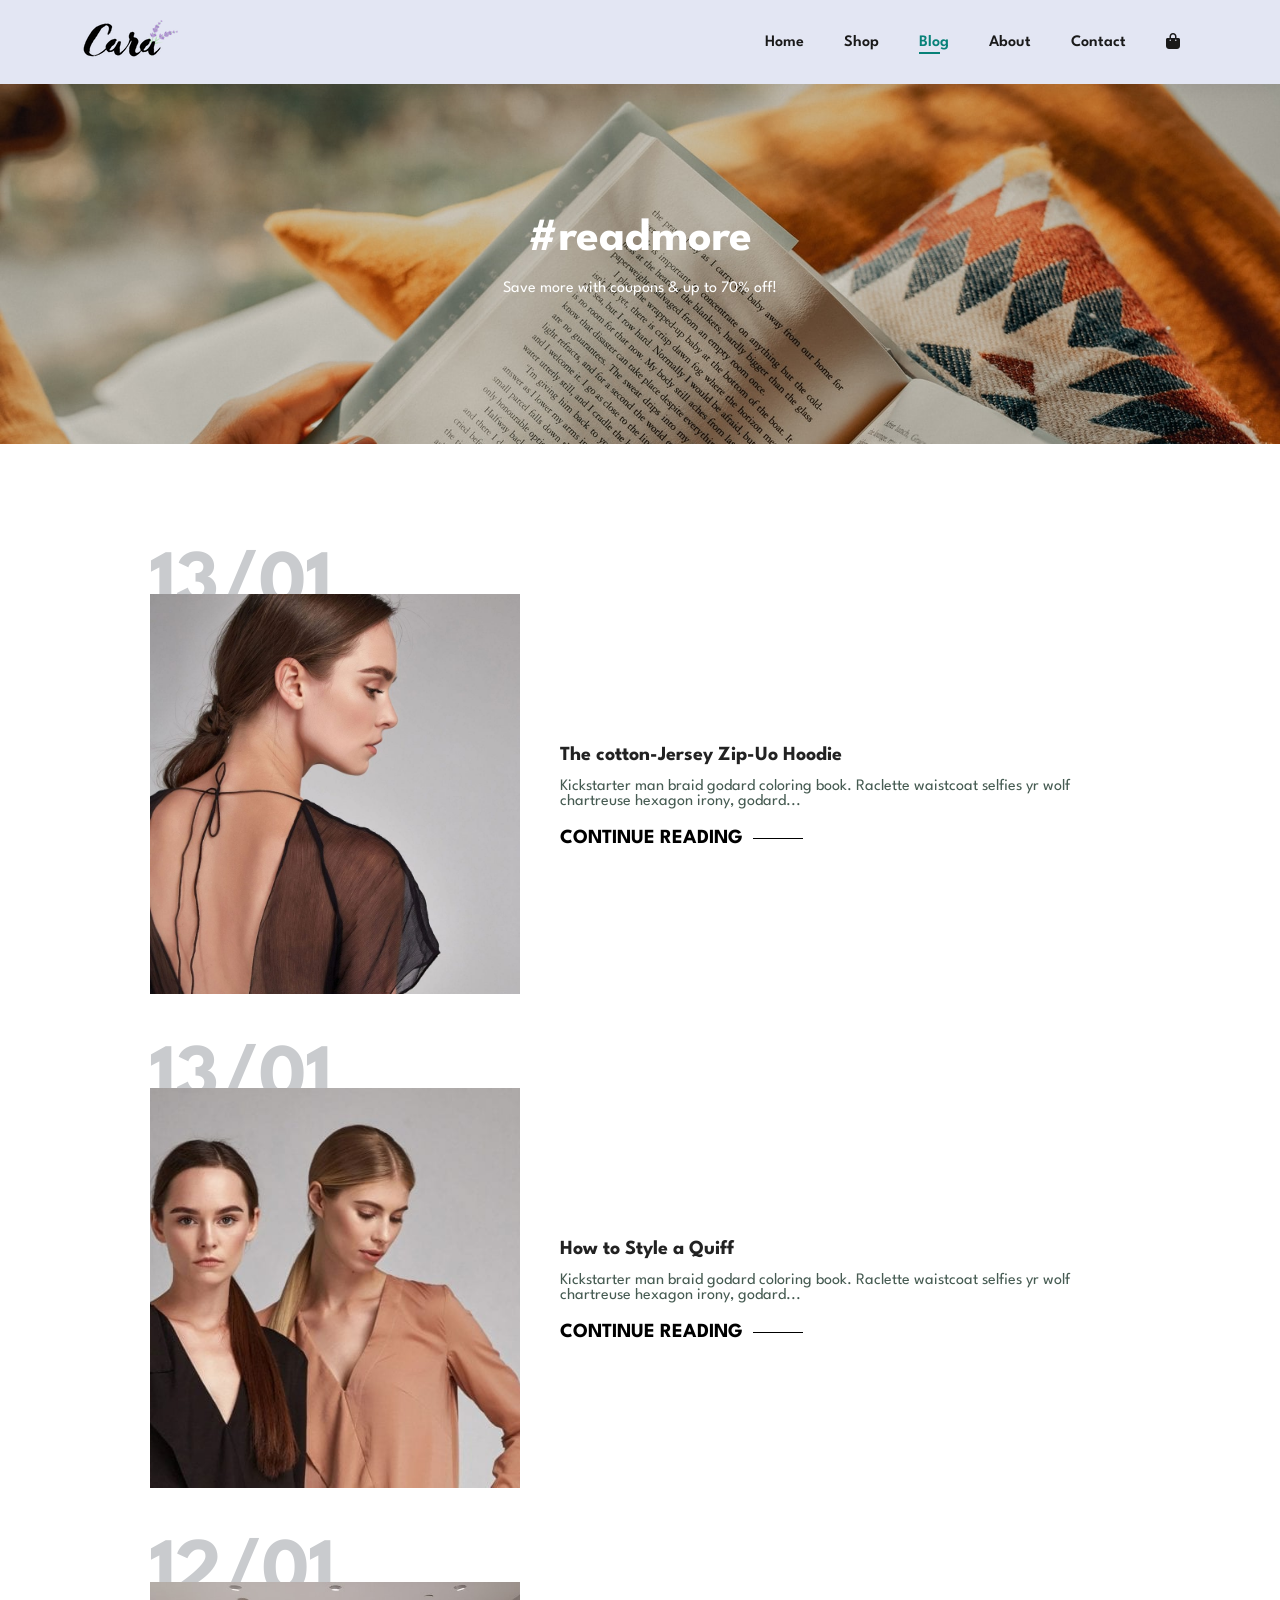
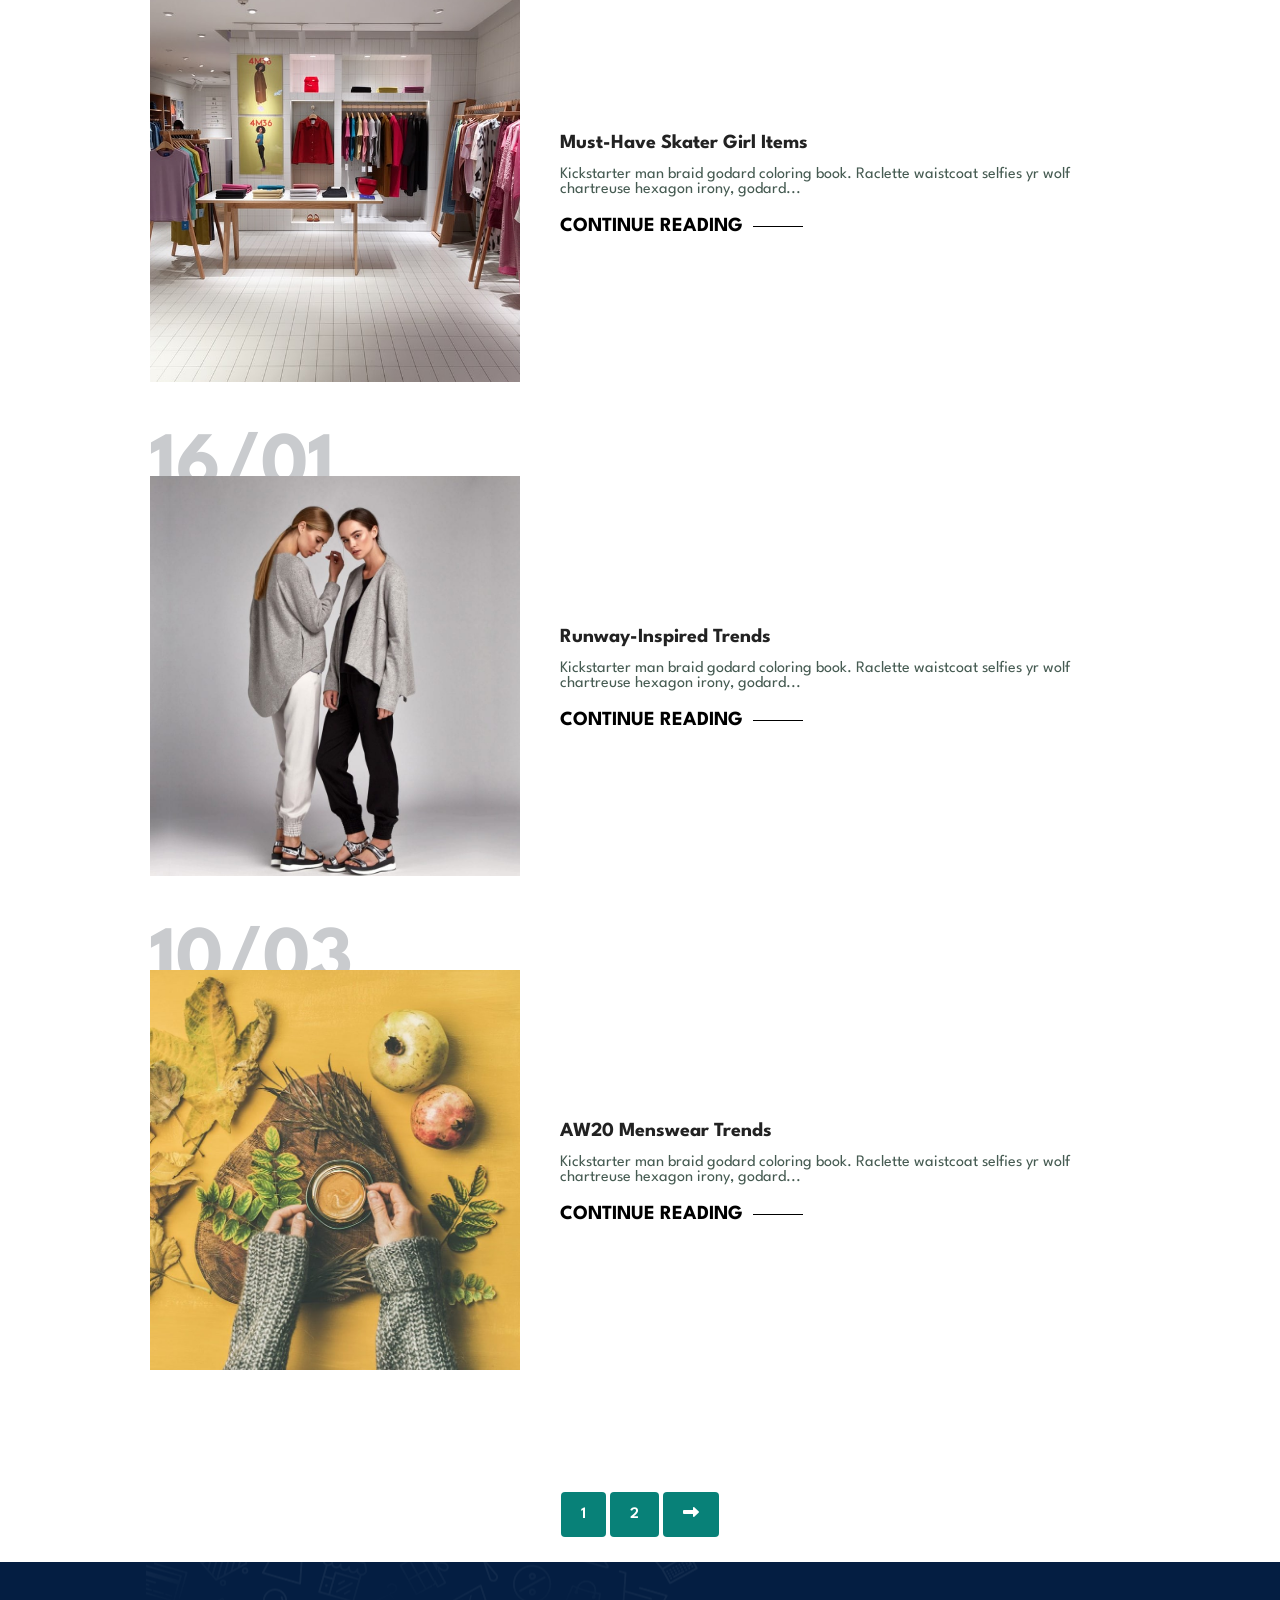
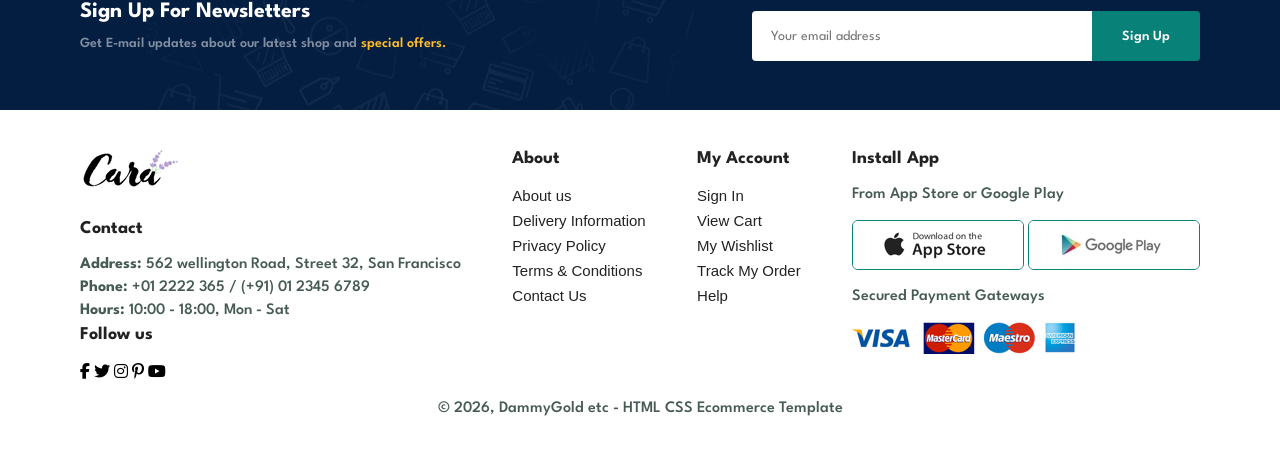
<file: blog.html>
<!DOCTYPE html>
<html lang="en">
<head>
    <meta charset="UTF-8">
    <meta name="viewport" content="width=device-width, initial-scale=1.0">
    <title>BLOG | E-COMMERCE</title>
    <link rel="stylesheet" href="style.css">
    <link rel="stylesheet" href="https://cdnjs.cloudflare.com/ajax/libs/font-awesome/6.5.0/css/all.min.css">
</head>
<body>
    <section id="header">
        <a href="#"><img src="IMAGE/logo.png" class="logo" alt=""></a>
        <div>
            <ul id="navbar">
                <li><a href="index.html">Home</a></li>
                <li><a href="shop.html">Shop</a></li>
                <li><a class="active" href="blog.html">Blog</a></li>
                <li><a href="about.html">About</a></li>
                <li><a href="contact.html">Contact</a></li>
                <li id="lg-bag"><a href="cart.html"><i class="fa-solid fa-shopping-bag"></i></a></li>
                <a href="#" id="close"><i class="fa-solid fa-times "></i></a>
            </ul>
        </div>
        <div id="mobile">
            <a href="cart.html"><i class="fa-solid fa-shopping-bag"></i></a>
            <i id="bar" class="fa-solid fa-outdent"></i>
        </div>
    </section>
    <section id="page-header" class="blog-header">
        <h2>#readmore</h2> 
        <p>Save more with coupons & up to 70% off!</p>
    </section>
    <section id="blog">
        <div class="blog-box">
            <div class="blog-img">
                <img src="IMAGE/blog/b1.jpg" alt="">
            </div>
            <div class="blog-details">
                <h4>The cotton-Jersey Zip-Uo Hoodie</h4>
                <p>Kickstarter man braid godard coloring book. Raclette waistcoat selfies yr wolf chartreuse hexagon irony, godard...</p>
                <a href="sblog.html?id=b1">CONTINUE READING</a>
                <h1>13/01</h1>
            </div>
        </div>
        <div class="blog-box">
            <div class="blog-img">
                <img src="IMAGE/blog/b2.jpg" alt="">
            </div>
            <div class="blog-details">
                <h4>How to Style a Quiff</h4>
                <p>Kickstarter man braid godard coloring book. Raclette waistcoat selfies yr wolf chartreuse hexagon irony, godard...</p>
                <a href="sblog.html?id=b2">CONTINUE READING</a>
                <h1>13/01</h1>
            </div>
        </div>
        <div class="blog-box">
            <div class="blog-img">
                <img src="IMAGE/blog/b3.jpg" alt="">
            </div>
            <div class="blog-details">
                <h4>Must-Have Skater Girl Items</h4>
                <p>Kickstarter man braid godard coloring book. Raclette waistcoat selfies yr wolf chartreuse hexagon irony, godard...</p>
                <a href="sblog.html?id=b3">CONTINUE READING</a>
                <h1>12/01</h1>
            </div>
        </div>
        <div class="blog-box">
            <div class="blog-img">
                <img src="IMAGE/blog/b4.jpg" alt="">
            </div>
            <div class="blog-details">
                <h4>Runway-Inspired Trends</h4>
                <p>Kickstarter man braid godard coloring book. Raclette waistcoat selfies yr wolf chartreuse hexagon irony, godard...</p>
                <a href="sblog.html?id=b4">CONTINUE READING</a>
                <h1>16/01</h1>
            </div>
        </div>
        <div class="blog-box">
            <div class="blog-img">
                <img src="IMAGE/blog/b6.jpg" alt="">
            </div>
            <div class="blog-details">
                <h4>AW20 Menswear Trends</h4>
                <p>Kickstarter man braid godard coloring book. Raclette waistcoat selfies yr wolf chartreuse hexagon irony, godard...</p>
                <a href="sblog.html?id=b6">CONTINUE READING</a>
                <h1>10/03</h1>
            </div>
        </div>

    </section>
    <section id="pagination" class="section-p1">
        <a href="#">1</a>
        <a href="#">2</a>
        <a href="#"><i class="fa-solid fa-long-arrow-alt-right"></i> </a>
    </section>
    <section id="newsletter" class="section-p1" class="section-m1">
        <div class="newstext">
            <h4>Sign Up For Newsletters</h4>
            <p>Get E-mail updates about our latest shop and <span>special offers.</span></p>
        </div>
        <div class="form">
            <input type="text" placeholder="Your email address">
            <button class="normal">Sign Up</button>
        </div>

    </section>
    <footer class="section-p1">
        <div class="col">
            <img class="logo" src="IMAGE/logo.png" alt="">
            <h4>Contact</h4>
            <p><strong>Address:</strong> 562 wellington Road, Street 32, San Francisco</p>
            <p><strong>Phone:</strong> +01 2222 365 / (+91) 01 2345 6789</p>
            <p><strong>Hours:</strong> 10:00 - 18:00, Mon - Sat</p> 
            <div class="follo">
                <h4>Follow us</h4>
                <div class="icon">
                    <i class="fab fa-facebook-f"></i>
                    <i class="fab fa-twitter"></i> 
                    <i class="fab fa-instagram"></i>
                    <i class="fab fa-pinterest-p"></i>
                    <i class="fab fa-youtube"></i>
                </div>
            </div>
        </div>
        <div class="col">
            <h4>About</h4>
            <a href="#">About us</a>
            <a href="#">Delivery Information</a>
            <a href="#">Privacy Policy</a>
            <a href="#">Terms & Conditions</a>
            <a href="#">Contact Us</a>
        </div>
        <div class="col">
            <h4>My Account</h4>
            <a href="#">Sign In</a>
            <a href="#">View Cart</a>
            <a href="#">My Wishlist</a>
            <a href="#">Track My Order</a>
            <a href="#">Help</a>
        </div>
        <div class="col install">
            <h4>Install App</h4>
            <p>From App Store or Google Play</p>
            <div class="row">
                <img src="IMAGE/pay/app.jpg" alt="">
                <img src="IMAGE/pay/play.jpg" alt="">
            </div>
            <p>Secured Payment Gateways</p>
            <img src="IMAGE/pay/pay.png" alt=""> 
        </div>
        <div class="copyright">
            <p>&copy; 2026, DammyGold etc - HTML CSS Ecommerce Template </p>
        </div>
        
    </footer>
</body> 
<script>
    // toggle navbar
const bar = document.getElementById('bar');
const close = document.getElementById('close')
const nav = document.getElementById('navbar');
if (bar){
    bar.addEventListener('click', () =>{
        nav.classList.add('active')
    }) 
}
if (close){
    close.addEventListener('click', () =>{
        nav.classList.remove('active')
    })
}
</script>
</html>
</file>
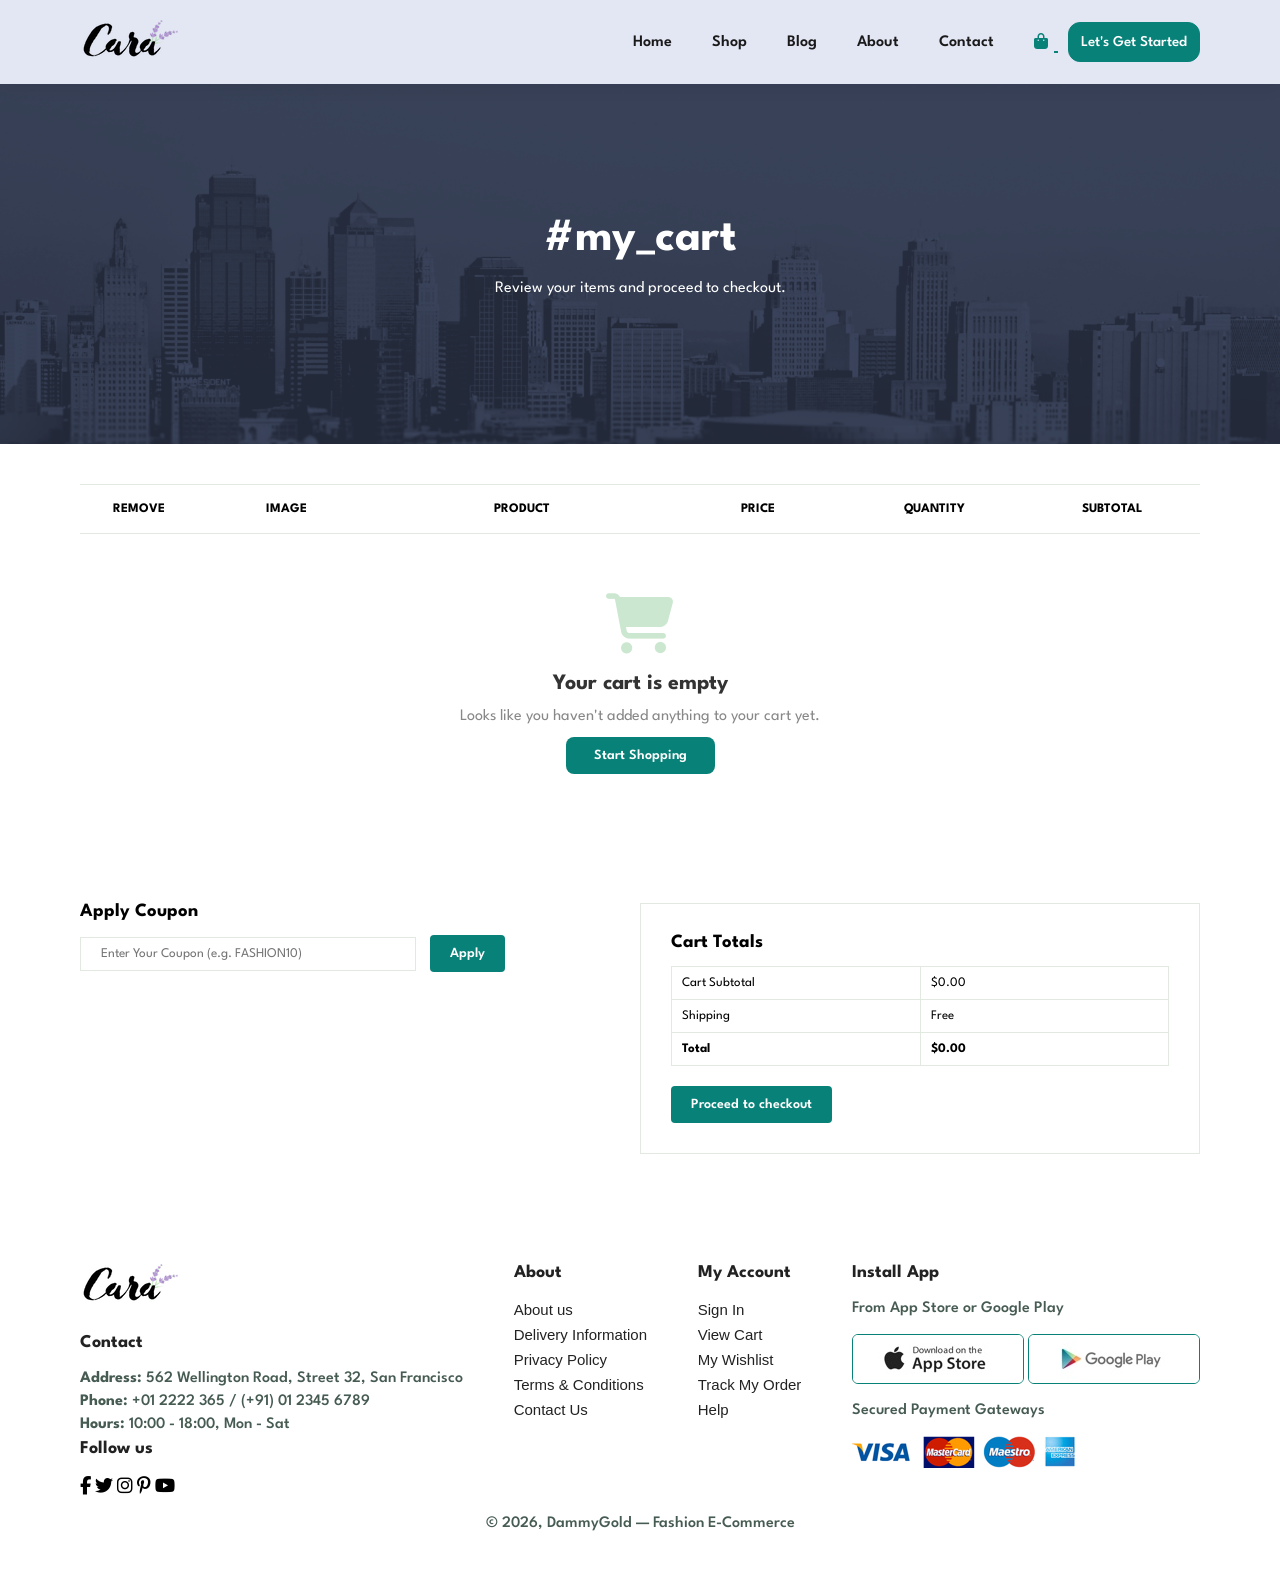
<file: cart.html>
<!DOCTYPE html>
<html lang="en">

<head>
    <meta charset="UTF-8">
    <meta name="viewport" content="width=device-width, initial-scale=1.0">
    <meta name="description" content="Fashion E-Commerce — View your shopping cart.">
    <title>CART | FASHION E-COMMERCE</title>
    <link rel="stylesheet" href="style.css">
    <link rel="stylesheet" href="animations.css">
    <link rel="stylesheet" href="https://cdnjs.cloudflare.com/ajax/libs/font-awesome/6.5.0/css/all.min.css">
</head>

<body>
    <!-- Back to Top Button -->
    <button id="back-to-top" aria-label="Back to top">
        <i class="fa-solid fa-chevron-up"></i>
    </button>

    <section id="header">
        <a href="index.html"><img src="IMAGE/logo.png" class="logo" alt="Fashion Store Logo"></a>
        <div>
            <ul id="navbar">
                <li><a href="index.html">Home</a></li>
                <li><a href="shop.html">Shop</a></li>
                <li><a href="blog.html">Blog</a></li>
                <li><a href="about.html">About</a></li>
                <li><a href="contact.html">Contact</a></li>
                <li id="lg-bag">
                    <a class="active cart-icon-wrapper" href="cart.html" aria-label="Shopping cart">
                        <i class="fa-solid fa-shopping-bag"></i>
                        <span class="cart-badge" aria-live="polite">0</span>
                    </a>
                </li>
                <a href="Signup.html"><button>Let's Get Started</button></a>
                <a href="#" id="close" aria-label="Close menu"><i class="fa-solid fa-times"></i></a>
            </ul>
        </div>
        <div id="mobile">
            <a href="cart.html" class="cart-icon-wrapper" aria-label="Shopping cart">
                <i class="fa-solid fa-shopping-bag"></i>
                <span class="cart-badge" aria-live="polite">0</span>
            </a>
            <i id="bar" class="fa-solid fa-outdent" aria-label="Open menu"></i>
        </div>
    </section>

    <section id="page-header" class="about-header scroll-reveal">
        <h2>#my_cart</h2>
        <p>Review your items and proceed to checkout.</p>
    </section>

    <section id="cart" class="section-p1 scroll-reveal">
        <table width="100%">
            <thead>
                <tr>
                    <td>Remove</td>
                    <td>Image</td>
                    <td>Product</td>
                    <td>Price</td>
                    <td>Quantity</td>
                    <td>Subtotal</td>
                </tr>
            </thead>
            <tbody id="cart-body">
                <!-- Cart items rendered by cart.js -->
            </tbody>
        </table>
        
        <div id="cart-empty" style="display: none;">
            <i class="fa-solid fa-cart-shopping"></i>
            <h3>Your cart is empty</h3>
            <p>Looks like you haven't added anything to your cart yet.</p>
            <a href="shop.html">Start Shopping</a>
        </div>
    </section>

    <section id="cart-add" class="section-p1 scroll-reveal">
        <div id="coupon">
            <h3>Apply Coupon</h3>
            <div>
                <input type="text" id="coupon-input" placeholder="Enter Your Coupon (e.g. FASHION10)">
                <button class="normal" id="coupon-btn">Apply</button>
            </div>
            <div id="coupon-feedback" class="coupon-feedback"></div>
        </div>
        
        <div id="subtotal">
            <h3>Cart Totals</h3>
            <table>
                <tr>
                    <td>Cart Subtotal</td>
                    <td id="cart-subtotal-val">$0.00</td>
                </tr>
                <tr>
                    <td>Shipping</td>
                    <td>Free</td>
                </tr>
                <tr id="discount-row" style="display: none;">
                    <td>Discount</td>
                    <td id="discount-val">-$0.00</td>
                </tr>
                <tr>
                    <td><strong>Total</strong></td>
                    <td><strong id="cart-total-val">$0.00</strong></td>
                </tr>
            </table>
            <button class="normal" id="checkout-btn">Proceed to checkout</button>
        </div>
    </section>

    <footer class="section-p1 scroll-reveal">
        <div class="col">
            <img class="logo" src="IMAGE/logo.png" alt="Fashion Store Logo">
            <h4>Contact</h4>
            <p><strong>Address:</strong> 562 Wellington Road, Street 32, San Francisco</p>
            <p><strong>Phone:</strong> +01 2222 365 / (+91) 01 2345 6789</p>
            <p><strong>Hours:</strong> 10:00 - 18:00, Mon - Sat</p>
            <div class="follo">
                <h4>Follow us</h4>
                <div class="icon">
                    <i class="fab fa-facebook-f" title="Facebook"></i>
                    <i class="fab fa-twitter" title="Twitter"></i>
                    <i class="fab fa-instagram" title="Instagram"></i>
                    <i class="fab fa-pinterest-p" title="Pinterest"></i>
                    <i class="fab fa-youtube" title="YouTube"></i>
                </div>
            </div>
        </div>
        <div class="col">
            <h4>About</h4>
            <a href="about.html">About us</a>
            <a href="#">Delivery Information</a>
            <a href="#">Privacy Policy</a>
            <a href="#">Terms &amp; Conditions</a>
            <a href="contact.html">Contact Us</a>
        </div>
        <div class="col">
            <h4>My Account</h4>
            <a href="Login.html">Sign In</a>
            <a href="cart.html">View Cart</a>
            <a href="#">My Wishlist</a>
            <a href="#">Track My Order</a>
            <a href="#">Help</a>
        </div>
        <div class="col install">
            <h4>Install App</h4>
            <p>From App Store or Google Play</p>
            <div class="row">
                <img src="IMAGE/pay/app.jpg" alt="Download on App Store">
                <img src="IMAGE/pay/play.jpg" alt="Get it on Google Play">
            </div>
            <p>Secured Payment Gateways</p>
            <img src="IMAGE/pay/pay.png" alt="Accepted payment methods">
        </div>
        <div class="copyright">
            <p>&copy; 2026, DammyGold — Fashion E-Commerce</p>
        </div>
    </footer>

    <script src="script.js"></script>
    <script src="cart.js"></script>
</body>

</html>
</file>
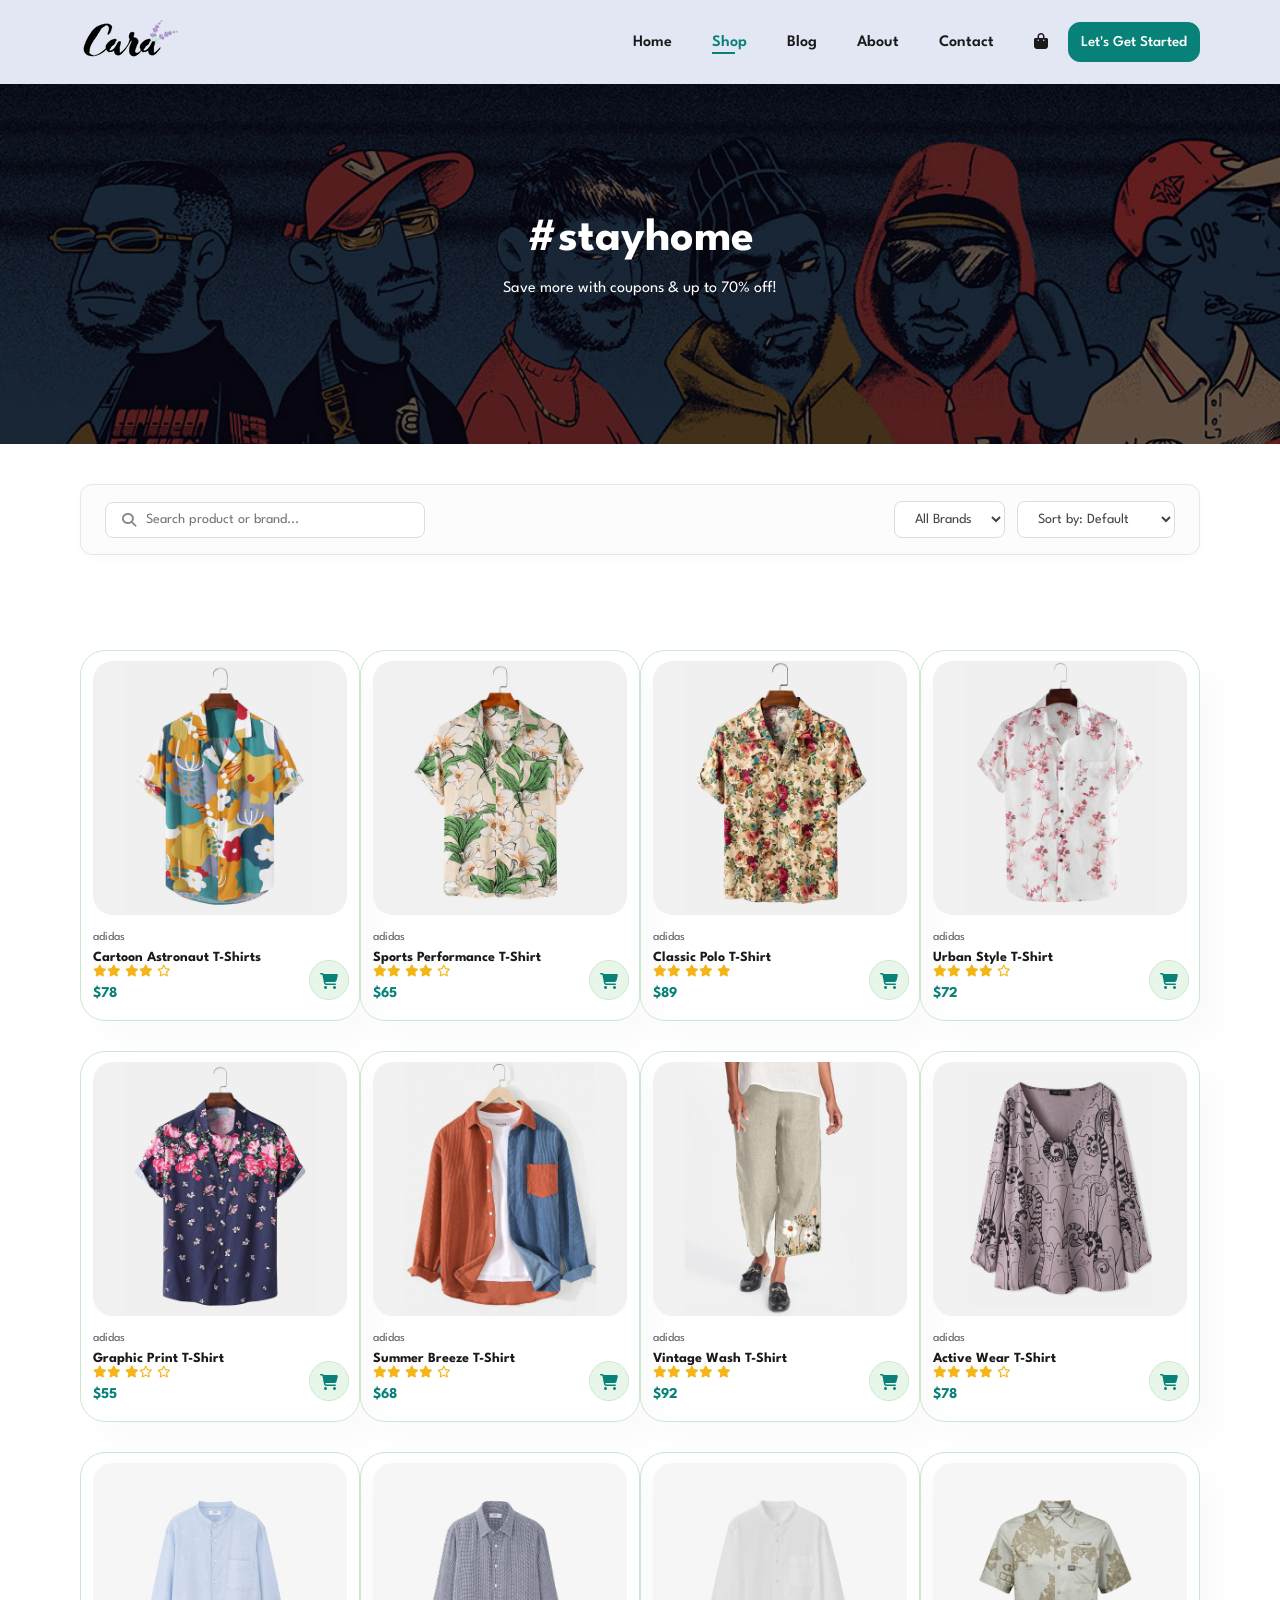
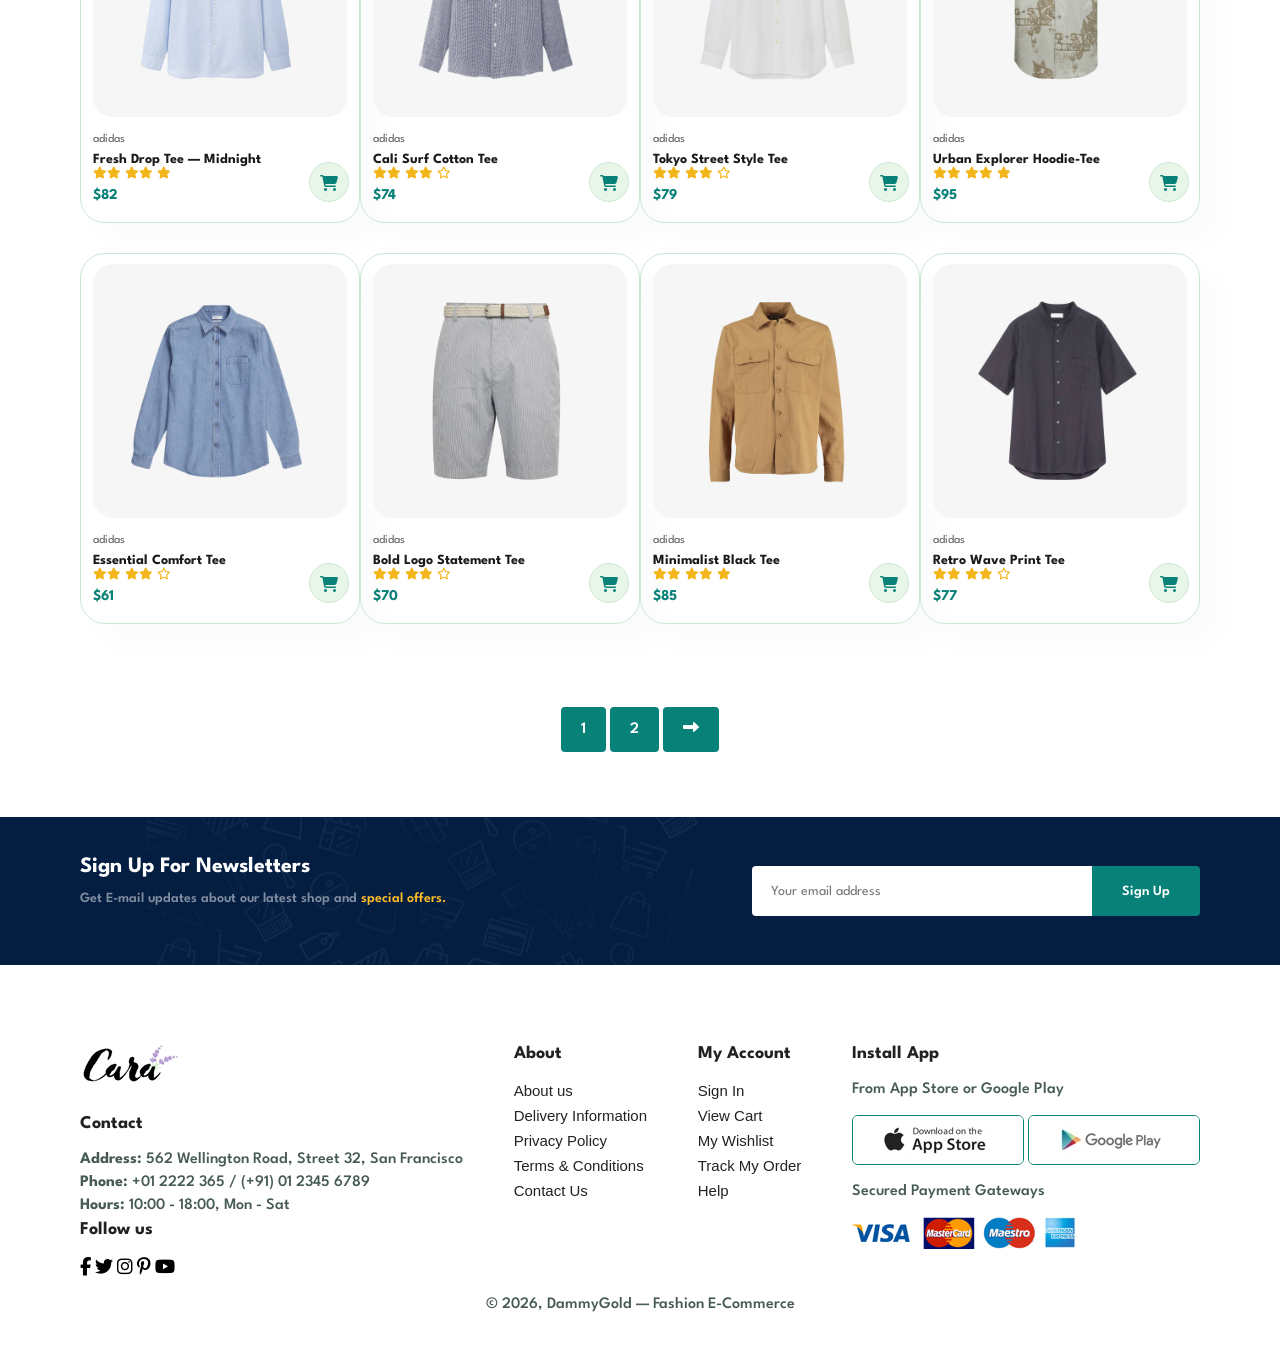
<file: checkout.html>
<!DOCTYPE html>
<html lang="en">
<head>
    <meta charset="UTF-8">
    <meta name="viewport" content="width=device-width, initial-scale=1.0">
    <meta name="description" content="Fashion E-Commerce — Secure Checkout.">
    <title>CHECKOUT | FASHION E-COMMERCE</title>
    <link rel="stylesheet" href="style.css">
    <link rel="stylesheet" href="animations.css">
    <link rel="stylesheet" href="https://cdnjs.cloudflare.com/ajax/libs/font-awesome/6.5.0/css/all.min.css">
</head>
<body>
    <section id="header">
        <a href="index.html"><img src="IMAGE/logo.png" class="logo" alt="Fashion Store Logo"></a>
        <div>
            <ul id="navbar">
                <li><a href="index.html">Home</a></li>
                <li><a href="shop.html">Shop</a></li>
                <li><a href="blog.html">Blog</a></li>
                <li><a href="about.html">About</a></li>
                <li><a href="contact.html">Contact</a></li>
                <li id="lg-bag">
                    <a class="active cart-icon-wrapper" href="cart.html" aria-label="Shopping cart">
                        <i class="fa-solid fa-shopping-bag"></i>
                        <span class="cart-badge" aria-live="polite">0</span>
                    </a>
                </li>
                <a href="#" id="close" aria-label="Close menu"><i class="fa-solid fa-times"></i></a>
            </ul>
        </div>
        <div id="mobile">
            <a href="cart.html" class="cart-icon-wrapper" aria-label="Shopping cart">
                <i class="fa-solid fa-shopping-bag"></i>
                <span class="cart-badge" aria-live="polite">0</span>
            </a>
            <i id="bar" class="fa-solid fa-outdent" aria-label="Open menu"></i>
        </div>
    </section>

    <section id="page-header" class="about-header scroll-reveal">
        <h2>#secure_checkout</h2>
        <p>Complete your purchase quickly and securely.</p>
    </section>

    <section id="checkout" class="section-p1 scroll-reveal">
        <div class="checkout-container">
            <form id="checkout-form" class="checkout-form">
                <h3>Billing & Shipping Details</h3>
                <div class="input-group">
                    <label for="fname">Full Name</label>
                    <input type="text" id="fname" placeholder="John Doe" required>
                </div>
                <div class="input-group">
                    <label for="email">Email Address</label>
                    <input type="email" id="email" placeholder="john@example.com" required>
                </div>
                <div class="input-group">
                    <label for="address">Shipping Address</label>
                    <input type="text" id="address" placeholder="123 Main St, Apartment 4B" required>
                </div>
                <div class="row">
                    <div class="input-group half">
                        <label for="city">City</label>
                        <input type="text" id="city" placeholder="New York" required>
                    </div>
                    <div class="input-group half">
                        <label for="zip">Zip Code</label>
                        <input type="text" id="zip" placeholder="10001" required>
                    </div>
                </div>

                <h3 style="margin-top: 30px;">Payment Information</h3>
                <div class="input-group">
                    <label for="cname">Name on Card</label>
                    <input type="text" id="cname" placeholder="John Doe" required autocomplete="cc-name">
                </div>
                <div class="input-group" style="position:relative;">
                    <label for="ccnum">Credit Card Number</label>
                    <input type="text" id="ccnum" placeholder="1234 5678 9012 3456" maxlength="19" required autocomplete="cc-number">
                    <i class="fa-regular fa-credit-card" style="position:absolute;right:14px;bottom:14px;color:#aaa;pointer-events:none;"></i>
                </div>
                <div class="row">
                    <div class="input-group half">
                        <label for="exp">Expiry Date</label>
                        <input type="text" id="exp" placeholder="MM/YY" maxlength="5" required autocomplete="cc-exp">
                    </div>
                    <div class="input-group half">
                        <label for="cvv">CVV</label>
                        <input type="password" id="cvv" placeholder="123" maxlength="4" required autocomplete="cc-csc">
                    </div>
                </div>
                <button type="submit" class="normal checkout-submit-btn" id="place-order-btn">
                    <i class="fa-solid fa-lock" style="margin-right:6px;"></i>Place Order Securely
                </button>
            </form>

            <div class="checkout-summary">
                <h3>Order Summary</h3>
                <div id="checkout-items">
                    <!-- Loaded dynamically -->
                </div>
                <hr>
                <div class="summary-row">
                    <span>Subtotal</span>
                    <span id="checkout-subtotal">$0.00</span>
                </div>
                <div class="summary-row">
                    <span>Shipping</span>
                    <span style="color:#088178;font-weight:600;">Free</span>
                </div>
                <div class="summary-row">
                    <span>Tax (5%)</span>
                    <span id="checkout-tax">$0.00</span>
                </div>
                <div class="summary-row total">
                    <span>Total</span>
                    <span id="checkout-total">$0.00</span>
                </div>
            </div>
        </div>
    </section>

    <!-- ── Order Success Modal ───────────────────────── -->
    <div id="order-success-modal" style="
        display:none;position:fixed;inset:0;background:rgba(0,0,0,0.7);
        z-index:9999;align-items:center;justify-content:center;backdrop-filter:blur(6px);">
        <div style="background:#fff;border-radius:20px;padding:48px 40px;max-width:460px;width:90%;
                    text-align:center;box-shadow:0 20px 60px rgba(0,0,0,0.3);animation:successPop 0.4s ease;">
            <div style="width:80px;height:80px;background:linear-gradient(135deg,#088178,#04b49c);
                        border-radius:50%;display:flex;align-items:center;justify-content:center;
                        margin:0 auto 20px;">
                <i class="fa-solid fa-check" style="font-size:36px;color:#fff;"></i>
            </div>
            <h2 style="font-size:24px;font-weight:700;color:#1a1a1a;margin-bottom:8px;">Order Placed! 🎉</h2>
            <p style="color:#666;font-size:15px;margin-bottom:8px;">Thank you for your purchase. Your order is being processed.</p>
            <p id="success-order-id" style="font-weight:700;color:#088178;font-size:16px;margin-bottom:24px;"></p>
            <div style="display:flex;gap:12px;justify-content:center;">
                <a href="shop.html" style="padding:12px 24px;border:2px solid #088178;color:#088178;
                    border-radius:8px;text-decoration:none;font-weight:600;font-size:14px;">Continue Shopping</a>
                <a href="dashboard.html" style="padding:12px 24px;background:linear-gradient(135deg,#088178,#04b49c);
                    color:#fff;border-radius:8px;text-decoration:none;font-weight:600;font-size:14px;">View Dashboard</a>
            </div>
        </div>
    </div>

    <footer class="section-p1 scroll-reveal">
        <div class="col">
            <img class="logo" src="IMAGE/logo.png" alt="Fashion Store Logo">
            <h4>Contact</h4>
            <p><strong>Address:</strong> 562 Wellington Road, Street 32, San Francisco</p>
            <p><strong>Phone:</strong> +01 2222 365 / (+91) 01 2345 6789</p>
            <p><strong>Hours:</strong> 10:00 - 18:00, Mon - Sat</p>
        </div>
        <div class="col">
            <h4>About</h4>
            <a href="about.html">About us</a>
            <a href="contact.html">Contact Us</a>
        </div>
        <div class="col">
            <h4>My Account</h4>
            <a href="cart.html">View Cart</a>
            <a href="#">Help</a>
        </div>
        <div class="copyright">
            <p>&copy; 2026, DammyGold — Fashion E-Commerce</p>
        </div>
    </footer>

    <script src="script.js"></script>
    <script src="cart.js"></script>
    <script>
        document.addEventListener('DOMContentLoaded', () => {
            const checkoutItemsEl = document.getElementById('checkout-items');
            const form = document.getElementById('checkout-form');
            const placeOrderBtn = document.getElementById('place-order-btn');
            const modal = document.getElementById('order-success-modal');

            // ── Card Number Auto-Format ──────────────────────
            const ccInput = document.getElementById('ccnum');
            if (ccInput) {
                ccInput.addEventListener('input', (e) => {
                    let val = e.target.value.replace(/\D/g, '').substring(0, 16);
                    val = val.replace(/(.{4})/g, '$1 ').trim();
                    e.target.value = val;
                });
            }

            // ── Expiry Date Mask (MM/YY) ─────────────────────
            const expInput = document.getElementById('exp');
            if (expInput) {
                expInput.addEventListener('input', (e) => {
                    let val = e.target.value.replace(/\D/g, '').substring(0, 4);
                    if (val.length >= 3) val = val.substring(0, 2) + '/' + val.substring(2);
                    e.target.value = val;
                });
            }

            if (checkoutItemsEl) {
                // getCart() uses the logged-in user's namespaced key (from cart.js)
                const cart = getCart();
                if (cart.length === 0) { window.location.href = 'shop.html'; return; }

                checkoutItemsEl.innerHTML = cart.map(item => `
                    <div class="summary-item" style="display:flex;align-items:center;gap:15px;margin-bottom:15px;">
                        <img src="${item.image}" style="width:50px;height:50px;object-fit:cover;border-radius:6px;" onerror="this.style.display='none'">
                        <div class="info"><h5>${item.name}</h5><p>Qty: ${item.qty}</p></div>
                        <div class="price" style="margin-left:auto;">$${(item.price * item.qty).toFixed(2)}</div>
                    </div>
                `).join('');

                const subtotal = cart.reduce((sum, item) => sum + (item.price * item.qty), 0);
                const tax      = subtotal * 0.05;
                const total    = subtotal + tax;
                document.getElementById('checkout-subtotal').textContent = `$${subtotal.toFixed(2)}`;
                document.getElementById('checkout-tax').textContent      = `$${tax.toFixed(2)}`;
                document.getElementById('checkout-total').textContent    = `$${total.toFixed(2)}`;
            }

            if (form) {
                form.addEventListener('submit', (e) => {
                    e.preventDefault();
                    placeOrderBtn.innerHTML = `
                        <span style="display:flex;align-items:center;justify-content:center;gap:8px;">
                            <span style="width:16px;height:16px;border:3px solid rgba(255,255,255,0.3);
                                         border-top-color:#fff;border-radius:50%;
                                         animation:spin 0.7s linear infinite;display:inline-block;"></span>
                            Processing...
                        </span>`;
                    placeOrderBtn.disabled = true;

                    setTimeout(() => {
                        const cart = getCart();

                        if (cart.length > 0) {
                            const subtotal   = cart.reduce((sum, item) => sum + (item.price * item.qty), 0);
                            const total      = subtotal * 1.05;
                            const orderId    = '#ORD-' + Math.floor(100000 + Math.random() * 900000);
                            const date       = new Date().toLocaleDateString('en-US', { month: 'short', day: 'numeric', year: 'numeric' });
                            const firstItem  = cart[0];

                            const order = {
                                id: orderId,
                                product: cart.length > 1 ? `${firstItem.name} + ${cart.length - 1} more` : firstItem.name,
                                brand: firstItem.brand || 'Fashion',
                                img: firstItem.image || '',
                                date: date,
                                amount: `$${total.toFixed(2)}`,
                                status: 'processing',
                                items: cart
                            };

                            // ── Save order under the logged-in user's namespaced key ──
                            const loggedInUser = JSON.parse(localStorage.getItem('loggedInUser'));
                            const email        = loggedInUser ? loggedInUser.email : '';
                            const ordersKey    = email ? `fashionOrders_${email}` : 'fashionOrders';

                            const orders = JSON.parse(localStorage.getItem(ordersKey)) || [];
                            orders.unshift(order);
                            localStorage.setItem(ordersKey, JSON.stringify(orders));

                            // ── Log activity under user's namespaced key ──
                            if (typeof logActivity === 'function') {
                                logActivity(`Placed order <strong>${orderId}</strong> for $${total.toFixed(2)}.`, 'fa-box', 'green');
                            }

                            // ── Clear user's cart (saveCart from cart.js uses namespaced key) ──
                            saveCart([]);

                            // ── Show success modal ──
                            const orderIdEl = document.getElementById('success-order-id');
                            if (orderIdEl) orderIdEl.textContent = `Order ID: ${orderId}`;
                            if (modal) modal.style.display = 'flex';
                        }
                    }, 1500);
                });
            }
        });
    </script>
    <style>
        @keyframes spin       { to { transform: rotate(360deg); } }
        @keyframes successPop { from { transform: scale(0.8); opacity:0; } to { transform: scale(1); opacity:1; } }
    </style>
</body>
</html>
</file>
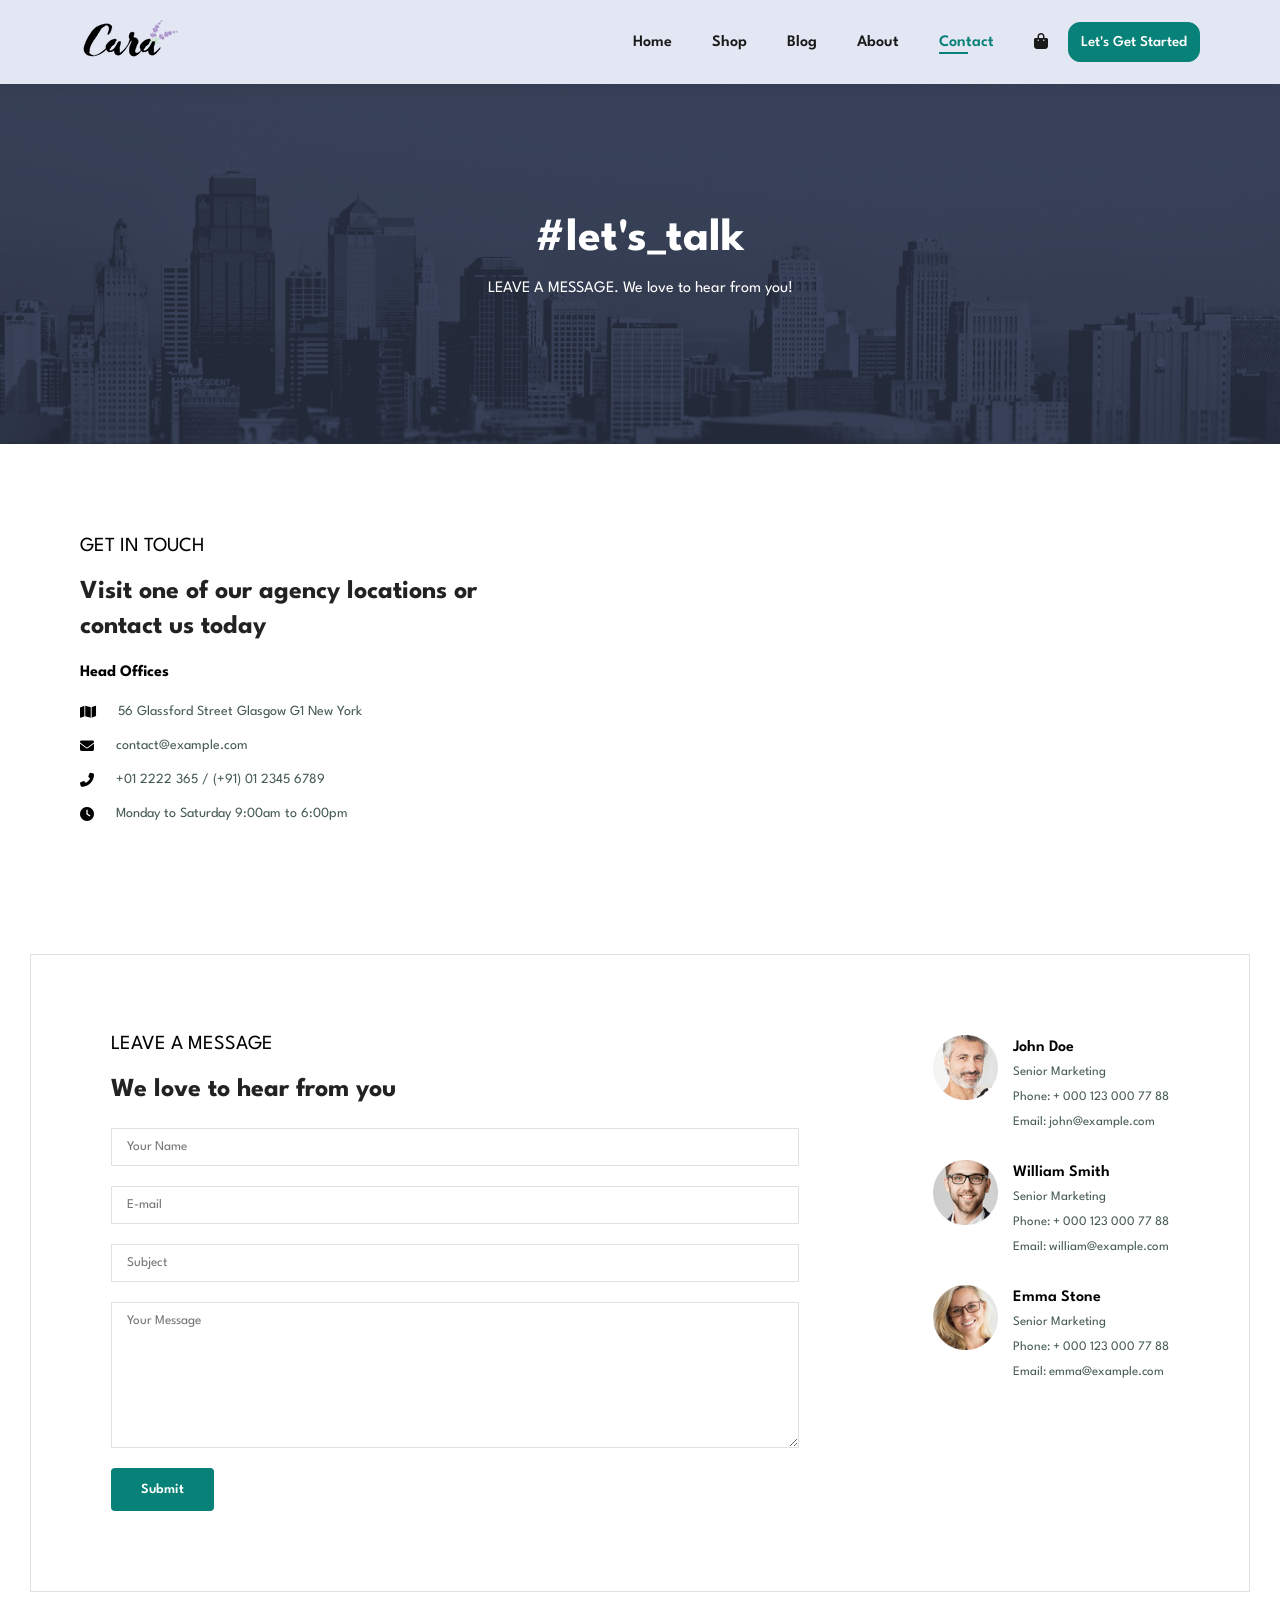
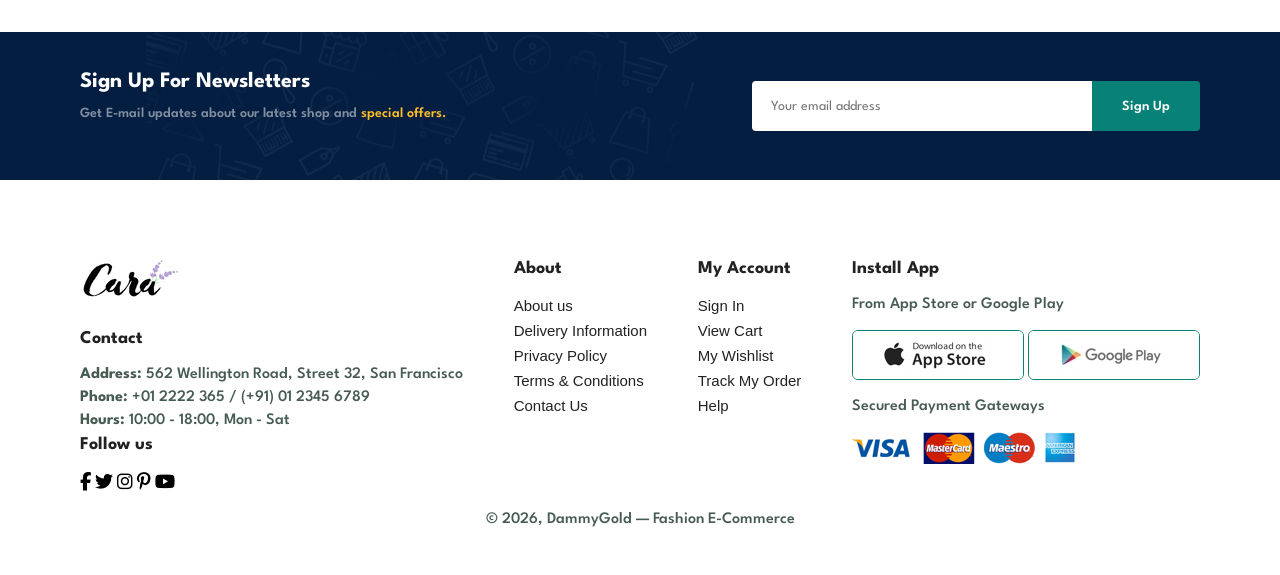
<file: contact.html>
<!DOCTYPE html>
<html lang="en">
<head>
    <meta charset="UTF-8">
    <meta name="viewport" content="width=device-width, initial-scale=1.0">
    <meta name="description" content="Contact Fashion E-Commerce to leave a message.">
    <title>CONTACT | FASHION E-COMMERCE</title>
    <link rel="stylesheet" href="style.css">
    <link rel="stylesheet" href="animations.css">
    <link rel="stylesheet" href="https://cdnjs.cloudflare.com/ajax/libs/font-awesome/6.5.0/css/all.min.css">
</head>
<body>
    <!-- Back to Top Button -->
    <button id="back-to-top" aria-label="Back to top">
        <i class="fa-solid fa-chevron-up"></i>
    </button>

    <section id="header">
        <a href="index.html"><img src="IMAGE/logo.png" class="logo" alt="Fashion Store Logo"></a>
        <div>
            <ul id="navbar">
                <li><a href="index.html">Home</a></li>
                <li><a href="shop.html">Shop</a></li>
                <li><a href="blog.html">Blog</a></li>
                <li><a href="about.html">About</a></li>
                <li><a class="active" href="contact.html">Contact</a></li>
                <li id="lg-bag">
                    <a href="cart.html" class="cart-icon-wrapper" aria-label="Shopping cart">
                        <i class="fa-solid fa-shopping-bag"></i>
                        <span class="cart-badge" aria-live="polite">0</span>
                    </a>
                </li>
                <a href="Signup.html"><button>Let's Get Started</button></a>
                <a href="#" id="close" aria-label="Close menu"><i class="fa-solid fa-times"></i></a>
            </ul>
        </div>
        <div id="mobile">
            <a href="cart.html" class="cart-icon-wrapper" aria-label="Shopping cart">
                <i class="fa-solid fa-shopping-bag"></i>
                <span class="cart-badge" aria-live="polite">0</span>
            </a>
            <i id="bar" class="fa-solid fa-outdent" aria-label="Open menu"></i>
        </div>
    </section>

    <section id="page-header" class="about-header scroll-reveal">
        <h2>#let's_talk</h2> 
        <p>LEAVE A MESSAGE. We love to hear from you!</p>
    </section>

    <section id="contact-details" class="section-p1 scroll-reveal">
        <div class="details">
            <span>GET IN TOUCH</span>
            <h2>Visit one of our agency locations or contact us today</h2>
            <h3>Head Offices</h3>
            <div>
                <li>
                    <i class="fa-solid fa-map"></i>
                    <p>56 Glassford Street Glasgow G1 New York</p>
                </li>
                <li>
                    <i class="fa-solid fa-envelope"></i>
                    <p>contact@example.com</p>
                </li>
                <li>
                    <i class="fa-solid fa-phone-alt"></i>
                    <p>+01 2222 365 / (+91) 01 2345 6789</p>
                </li>
                <li>
                    <i class="fa-solid fa-clock"></i>
                    <p>Monday to Saturday 9:00am to 6:00pm</p>
                </li>
            </div>
        </div>
        <div class="map">
            <iframe src="https://www.google.com/maps/embed?pb=!1m18!1m12!1m3!1d63193.234625579455!2d4.208586864469444!3d8.144454389544459!2m3!1f0!2f0!3f0!3m2!1i1024!2i768!4f13.1!3m3!1m2!1s0x10370d45f7179427%3A0x3f70123a2b1a4e05!2sOgbomoso%2C%20Oyo!5e0!3m2!1sen!2sng!4v1780794085249!5m2!1sen!2sng" width="600" height="450" style="border:0;" allowfullscreen="" loading="lazy" referrerpolicy="no-referrer-when-downgrade" title="Google Maps location"></iframe>
        </div>
    </section>

    <section id="form-details" class="scroll-reveal">
        <form id="contact-form">
            <span>LEAVE A MESSAGE</span>
            <h2>We love to hear from you</h2>
            <input type="text" id="contact-name" placeholder="Your Name" required>
            <input type="email" id="contact-email" placeholder="E-mail" required>
            <input type="text" id="contact-subject" placeholder="Subject">
            <textarea id="contact-message" cols="30" rows="10" placeholder="Your Message" required></textarea>
            <button class="normal" type="submit">Submit</button>
        </form>
        <div class="people">
            <div>
                <img src="IMAGE/people/1.png" alt="John Doe">
                <p><span>John Doe</span>Senior Marketing <br> Phone: + 000 123 000 77 88 <br>Email: john@example.com</p>
            </div>
            <div>
                <img src="IMAGE/people/2.png" alt="William Smith">
                <p><span>William Smith</span>Senior Marketing <br> Phone: + 000 123 000 77 88 <br>Email: william@example.com</p>
            </div>
            <div>
                <img src="IMAGE/people/3.png" alt="Emma Stone">
                <p><span>Emma Stone</span>Senior Marketing <br> Phone: + 000 123 000 77 88 <br>Email: emma@example.com</p>
            </div>
        </div>
    </section>

    <section id="newsletter" class="section-p1 section-m1 scroll-reveal">
        <div class="newstext">
            <h4>Sign Up For Newsletters</h4>
            <p>Get E-mail updates about our latest shop and <span>special offers.</span></p>
        </div>
        <div class="form">
            <input type="email" id="newsletter-email" placeholder="Your email address" aria-label="Email for newsletter">
            <button class="normal" id="newsletter-btn">Sign Up</button>
        </div>
    </section>

    <footer class="section-p1 scroll-reveal">
        <div class="col">
            <img class="logo" src="IMAGE/logo.png" alt="Fashion Store Logo">
            <h4>Contact</h4>
            <p><strong>Address:</strong> 562 Wellington Road, Street 32, San Francisco</p>
            <p><strong>Phone:</strong> +01 2222 365 / (+91) 01 2345 6789</p>
            <p><strong>Hours:</strong> 10:00 - 18:00, Mon - Sat</p> 
            <div class="follo">
                <h4>Follow us</h4>
                <div class="icon">
                    <i class="fab fa-facebook-f" title="Facebook"></i>
                    <i class="fab fa-twitter" title="Twitter"></i> 
                    <i class="fab fa-instagram" title="Instagram"></i>
                    <i class="fab fa-pinterest-p" title="Pinterest"></i>
                    <i class="fab fa-youtube" title="YouTube"></i>
                </div>
            </div>
        </div>
        <div class="col">
            <h4>About</h4>
            <a href="about.html">About us</a>
            <a href="#">Delivery Information</a>
            <a href="#">Privacy Policy</a>
            <a href="#">Terms &amp; Conditions</a>
            <a href="contact.html">Contact Us</a>
        </div>
        <div class="col">
            <h4>My Account</h4>
            <a href="Login.html">Sign In</a>
            <a href="cart.html">View Cart</a>
            <a href="#">My Wishlist</a>
            <a href="#">Track My Order</a>
            <a href="#">Help</a>
        </div>
        <div class="col install">
            <h4>Install App</h4>
            <p>From App Store or Google Play</p>
            <div class="row">
                <img src="IMAGE/pay/app.jpg" alt="Download on App Store">
                <img src="IMAGE/pay/play.jpg" alt="Get it on Google Play">
            </div>
            <p>Secured Payment Gateways</p>
            <img src="IMAGE/pay/pay.png" alt="Accepted payment methods"> 
        </div>
        <div class="copyright">
            <p>&copy; 2026, DammyGold — Fashion E-Commerce</p>
        </div>
    </footer>

    <script src="script.js"></script>
    <script src="cart.js"></script>
    <script>
        // Contact form validation
        document.addEventListener('DOMContentLoaded', () => {
            const form = document.getElementById('contact-form');
            if (form) {
                form.addEventListener('submit', (e) => {
                    e.preventDefault();
                    
                    const name = document.getElementById('contact-name').value.trim();
                    const email = document.getElementById('contact-email').value.trim();
                    const message = document.getElementById('contact-message').value.trim();
                    const emailRegex = /^[^\s@]+@[^\s@]+\.[^\s@]+$/;
                    
                    if (!name || !email || !message) {
                        showCartToast('Please fill in all required fields.', 'error');
                        return;
                    }
                    
                    if (!emailRegex.test(email)) {
                        showCartToast('Please enter a valid email address.', 'error');
                        return;
                    }
                    
                    // Simulate submission
                    const btn = form.querySelector('button');
                    const originalText = btn.textContent;
                    btn.textContent = 'Sending...';
                    btn.disabled = true;
                    
                    setTimeout(() => {
                        showCartToast('Message sent successfully! We will get back to you soon.', 'success');
                        form.reset();
                        btn.textContent = originalText;
                        btn.disabled = false;
                    }, 1500);
                });
            }

            // Newsletter button wiring
            const newsletterInput = document.getElementById('newsletter-email');
            const newsletterBtn   = document.getElementById('newsletter-btn');
            if (newsletterInput && newsletterBtn) {
                newsletterBtn.addEventListener('click', (e) => {
                    e.preventDefault();
                    validateNewsletter(newsletterInput, newsletterBtn);
                });
            }
        });
    </script>
</body>
</html>
</file>
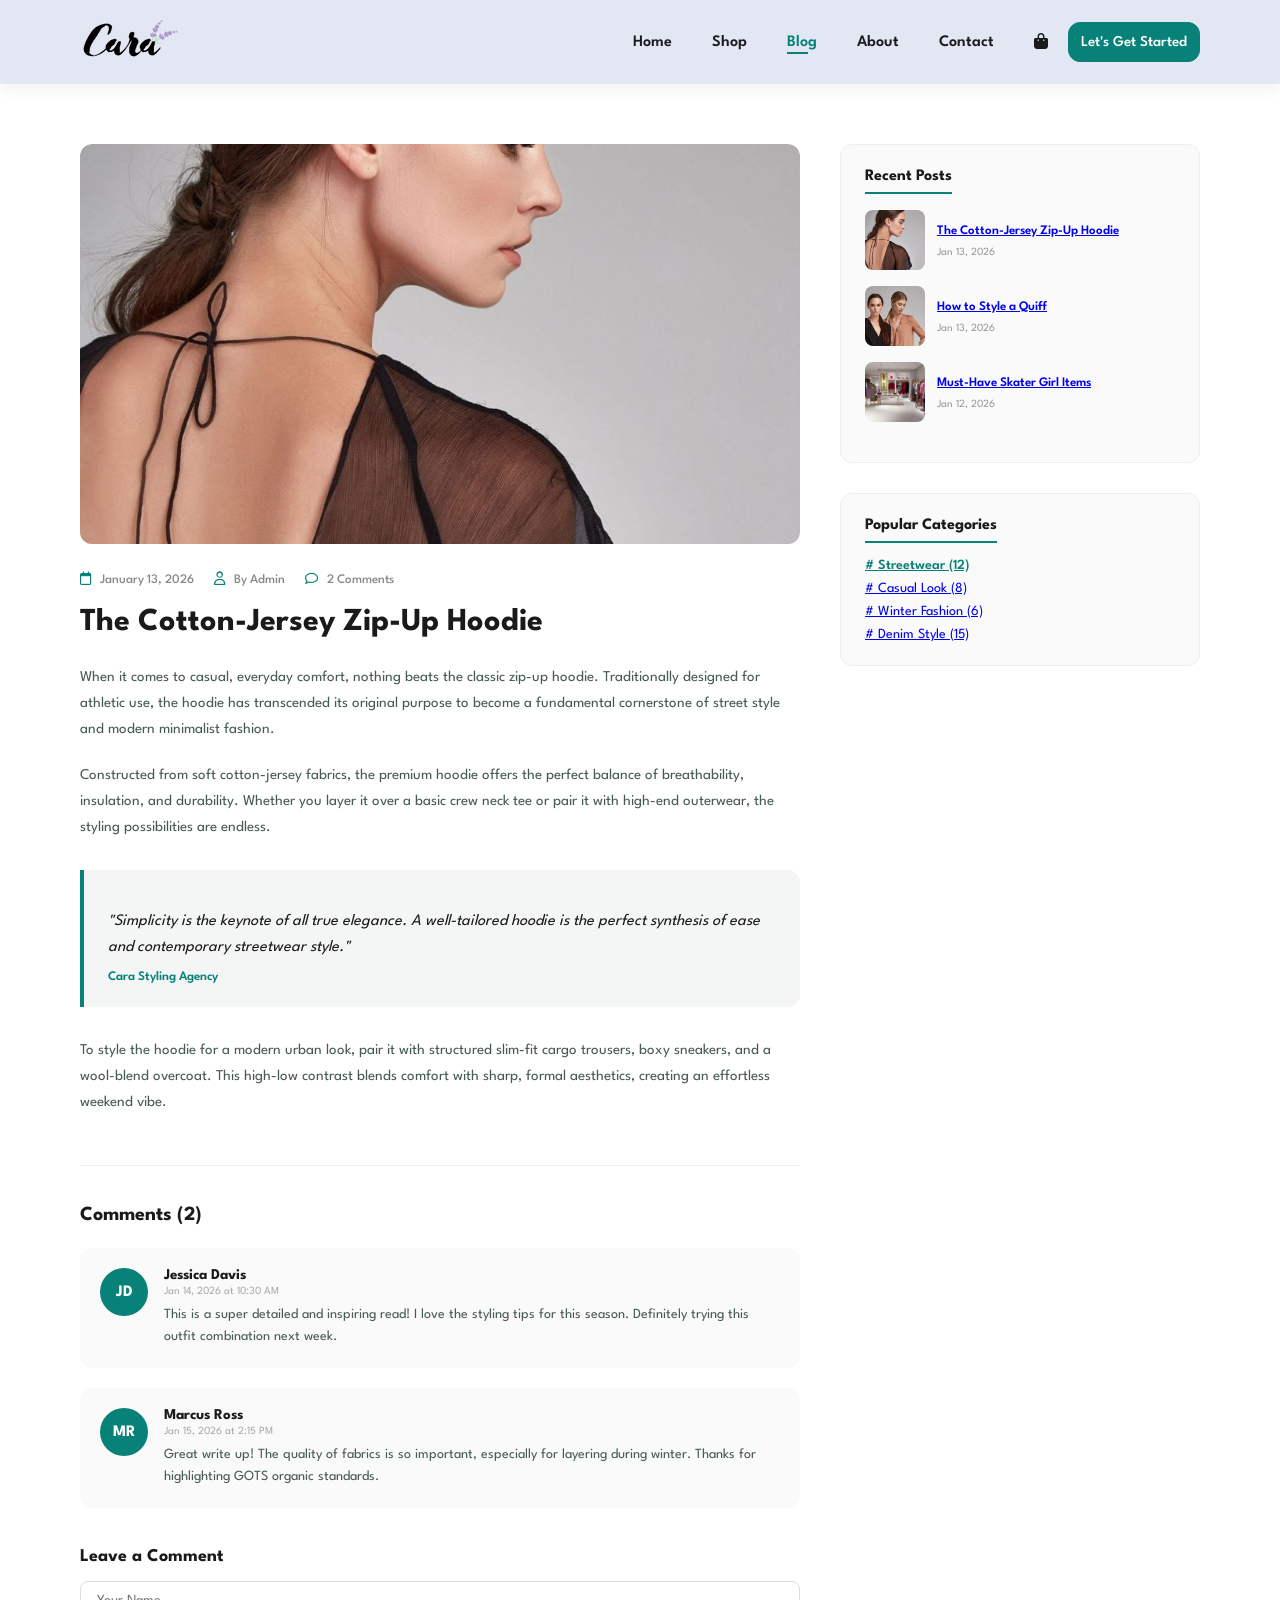
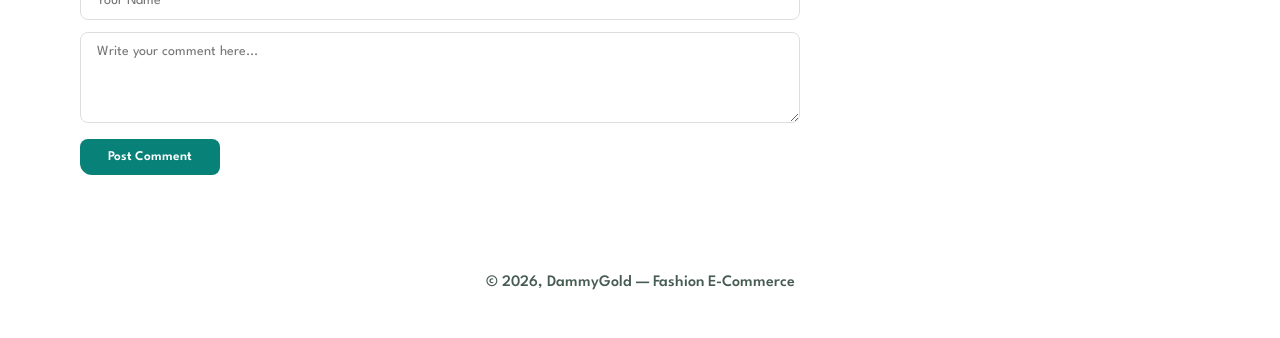
<file: sblog.html>
<!DOCTYPE html>
<html lang="en">
<head>
    <meta charset="UTF-8">
    <meta name="viewport" content="width=device-width, initial-scale=1.0">
    <title>Blog Details | Cara E-Commerce</title>
    <link rel="stylesheet" href="style.css">
    <link rel="stylesheet" href="https://cdnjs.cloudflare.com/ajax/libs/font-awesome/6.5.0/css/all.min.css">
    <link href="https://fonts.googleapis.com/css2?family=Spartan:wght@100;200;300;400;500;600;700;800;900&display=swap" rel="stylesheet">
    <style>
        .blog-details-container {
            display: grid;
            grid-template-columns: 2fr 1fr;
            gap: 40px;
            padding: 60px 80px;
        }
        @media (max-width: 991px) {
            .blog-details-container {
                grid-template-columns: 1fr;
                padding: 40px 20px;
            }
        }
        .main-article {
            background: #fff;
            border-radius: 12px;
            overflow: hidden;
        }
        .article-img {
            width: 100%;
            height: 400px;
            object-fit: cover;
            border-radius: 12px;
            margin-bottom: 24px;
        }
        .article-meta {
            display: flex;
            gap: 20px;
            font-size: 13px;
            color: #888;
            margin-bottom: 16px;
            font-weight: 500;
        }
        .article-meta span i {
            color: #088178;
            margin-right: 6px;
        }
        .main-article h1 {
            font-size: 32px;
            line-height: 42px;
            font-weight: 700;
            color: #1a1a1a;
            margin-bottom: 20px;
        }
        .article-content p {
            font-size: 15px;
            line-height: 26px;
            color: #465b52;
            margin-bottom: 20px;
        }
        .article-quote {
            background: #f4f6f5;
            border-left: 4px solid #088178;
            padding: 24px;
            margin: 30px 0;
            border-radius: 0 12px 12px 0;
        }
        .article-quote p {
            font-style: italic;
            font-size: 16px;
            color: #1a1a1a;
            margin-bottom: 0;
        }
        .article-quote cite {
            display: block;
            margin-top: 10px;
            font-size: 13px;
            color: #088178;
            font-weight: 600;
            font-style: normal;
        }
        /* Comments Section */
        .comments-section {
            margin-top: 50px;
            border-top: 1px solid #eee;
            padding-top: 40px;
        }
        .comments-section h3 {
            font-size: 20px;
            margin-bottom: 24px;
            color: #1a1a1a;
        }
        .comment-list {
            display: flex;
            flex-direction: column;
            gap: 20px;
            margin-bottom: 40px;
        }
        .comment-item {
            display: flex;
            gap: 16px;
            background: #fafafa;
            padding: 20px;
            border-radius: 12px;
        }
        .comment-avatar {
            width: 48px;
            height: 48px;
            border-radius: 50%;
            background: #088178;
            color: #fff;
            display: flex;
            align-items: center;
            justify-content: center;
            font-weight: 700;
            flex-shrink: 0;
        }
        .comment-body h5 {
            font-size: 15px;
            margin-bottom: 4px;
            color: #1a1a1a;
        }
        .comment-body span {
            font-size: 11px;
            color: #aaa;
            display: block;
            margin-bottom: 8px;
        }
        .comment-body p {
            font-size: 14px;
            line-height: 22px;
            color: #465b52;
            margin: 0;
        }
        .add-comment-form h3 {
            font-size: 18px;
            margin-bottom: 16px;
        }
        .add-comment-form input,
        .add-comment-form textarea {
            width: 100%;
            padding: 12px 16px;
            border: 1px solid #ddd;
            border-radius: 8px;
            margin-bottom: 12px;
            outline: none;
            font-family: inherit;
            font-size: 14px;
        }
        .add-comment-form button {
            background: #088178;
            color: #fff;
            border: none;
            padding: 12px 28px;
            border-radius: 8px;
            font-weight: 600;
            cursor: pointer;
            transition: background 0.2s;
        }
        .add-comment-form button:hover {
            background: #06655e;
        }
        /* Sidebar */
        .blog-sidebar {
            display: flex;
            flex-direction: column;
            gap: 30px;
        }
        .sidebar-card {
            background: #fafafa;
            border: 1px solid #eee;
            border-radius: 12px;
            padding: 24px;
        }
        .sidebar-card h4 {
            font-size: 16px;
            margin-bottom: 16px;
            color: #1a1a1a;
            border-bottom: 2px solid #088178;
            padding-bottom: 8px;
            display: inline-block;
        }
        .recent-post-item {
            display: flex;
            gap: 12px;
            margin-bottom: 16px;
            align-items: center;
        }
        .recent-post-item img {
            width: 60px;
            height: 60px;
            object-fit: cover;
            border-radius: 8px;
        }
        .recent-post-item h5 {
            font-size: 13px;
            line-height: 18px;
            color: #222;
            font-weight: 600;
            margin-bottom: 4px;
        }
        .recent-post-item span {
            font-size: 11px;
            color: #999;
        }
    </style>
</head>
<body>

    <!-- Header Section -->
    <section id="header">
        <a href="index.html"><img src="IMAGE/logo.png" class="logo" alt="Cara Logo"></a>
        <div>
            <ul id="navbar">
                <li><a href="index.html">Home</a></li>
                <li><a href="shop.html">Shop</a></li>
                <li><a class="active" href="blog.html">Blog</a></li>
                <li><a href="about.html">About</a></li>
                <li><a href="contact.html">Contact</a></li>
                <li id="lg-bag">
                    <a href="cart.html" class="cart-icon-wrapper" aria-label="Shopping cart">
                        <i class="fa-solid fa-shopping-bag"></i>
                        <span class="cart-badge" aria-live="polite">0</span>
                    </a>
                </li>
                <a href="Signup.html"><button>Let's Get Started</button></a>
                <a href="#" id="close" aria-label="Close menu"><i class="fa-solid fa-times"></i></a>
            </ul>
        </div>
        <div id="mobile">
            <a href="cart.html" class="cart-icon-wrapper" aria-label="Shopping cart">
                <i class="fa-solid fa-shopping-bag"></i>
                <span class="cart-badge" aria-live="polite">0</span>
            </a>
            <i id="bar" class="fa-solid fa-outdent" aria-label="Open menu"></i>
        </div>
    </section>

    <!-- Main Content -->
    <div class="blog-details-container">
        <!-- Article Area -->
        <article class="main-article">
            <img id="blogMainImg" class="article-img" src="" alt="Blog image">
            
            <div class="article-meta">
                <span id="blogDate"><i class="fa-regular fa-calendar"></i> January 13, 2026</span>
                <span><i class="fa-regular fa-user"></i> By Admin</span>
                <span><i class="fa-regular fa-comment"></i> <span id="commentCount">2</span> Comments</span>
            </div>

            <h1 id="blogTitle">Blog Title Loading...</h1>

            <div class="article-content" id="blogContent">
                <!-- Content injected dynamically -->
            </div>

            <!-- Comments Area -->
            <div class="comments-section">
                <h3>Comments (<span id="commentCountText">2</span>)</h3>
                <div class="comment-list" id="commentList">
                    <!-- Default Comments -->
                    <div class="comment-item">
                        <div class="comment-avatar">JD</div>
                        <div class="comment-body">
                            <h5>Jessica Davis</h5>
                            <span>Jan 14, 2026 at 10:30 AM</span>
                            <p>This is a super detailed and inspiring read! I love the styling tips for this season. Definitely trying this outfit combination next week.</p>
                        </div>
                    </div>
                    <div class="comment-item">
                        <div class="comment-avatar">MR</div>
                        <div class="comment-body">
                            <h5>Marcus Ross</h5>
                            <span>Jan 15, 2026 at 2:15 PM</span>
                            <p>Great write up! The quality of fabrics is so important, especially for layering during winter. Thanks for highlighting GOTS organic standards.</p>
                        </div>
                    </div>
                </div>

                <div class="add-comment-form">
                    <h3>Leave a Comment</h3>
                    <input type="text" id="commentName" placeholder="Your Name" required>
                    <textarea id="commentMsg" rows="5" placeholder="Write your comment here..." required></textarea>
                    <button id="submitComment">Post Comment</button>
                </div>
            </div>
        </article>

        <!-- Sidebar Area -->
        <aside class="blog-sidebar">
            <div class="sidebar-card">
                <h4>Recent Posts</h4>
                <div class="recent-post-item">
                    <img src="IMAGE/blog/b1.jpg" alt="Post thumbnail">
                    <div>
                        <h5><a href="sblog.html?id=b1">The Cotton-Jersey Zip-Up Hoodie</a></h5>
                        <span>Jan 13, 2026</span>
                    </div>
                </div>
                <div class="recent-post-item">
                    <img src="IMAGE/blog/b2.jpg" alt="Post thumbnail">
                    <div>
                        <h5><a href="sblog.html?id=b2">How to Style a Quiff</a></h5>
                        <span>Jan 13, 2026</span>
                    </div>
                </div>
                <div class="recent-post-item">
                    <img src="IMAGE/blog/b3.jpg" alt="Post thumbnail">
                    <div>
                        <h5><a href="sblog.html?id=b3">Must-Have Skater Girl Items</a></h5>
                        <span>Jan 12, 2026</span>
                    </div>
                </div>
            </div>
            
            <div class="sidebar-card">
                <h4>Popular Categories</h4>
                <ul style="list-style:none;padding:0;font-size:14px;color:#465b52;display:flex;flex-direction:column;gap:10px;">
                    <li><a href="#" style="color:#088178;font-weight:600;"># Streetwear (12)</a></li>
                    <li><a href="#"># Casual Look (8)</a></li>
                    <li><a href="#"># Winter Fashion (6)</a></li>
                    <li><a href="#"># Denim Style (15)</a></li>
                </ul>
            </div>
        </aside>
    </div>

    <!-- Footer -->
    <footer class="section-p1">
        <div class="copyright" style="text-align:center;">
            <p>&copy; 2026, DammyGold — Fashion E-Commerce</p>
        </div>
    </footer>

    <script src="script.js"></script>
    <script src="cart.js"></script>
    <script>
        const blogsDb = {
            "b1": {
                title: "The Cotton-Jersey Zip-Up Hoodie",
                date: "January 13, 2026",
                image: "IMAGE/blog/b1.jpg",
                content: `
                    <p>When it comes to casual, everyday comfort, nothing beats the classic zip-up hoodie. Traditionally designed for athletic use, the hoodie has transcended its original purpose to become a fundamental cornerstone of street style and modern minimalist fashion.</p>
                    <p>Constructed from soft cotton-jersey fabrics, the premium hoodie offers the perfect balance of breathability, insulation, and durability. Whether you layer it over a basic crew neck tee or pair it with high-end outerwear, the styling possibilities are endless.</p>
                    <div class="article-quote">
                        <p>"Simplicity is the keynote of all true elegance. A well-tailored hoodie is the perfect synthesis of ease and contemporary streetwear style."</p>
                        <cite>Cara Styling Agency</cite>
                    </div>
                    <p>To style the hoodie for a modern urban look, pair it with structured slim-fit cargo trousers, boxy sneakers, and a wool-blend overcoat. This high-low contrast blends comfort with sharp, formal aesthetics, creating an effortless weekend vibe.</p>
                `
            },
            "b2": {
                title: "How to Style a Quiff",
                date: "January 13, 2026",
                image: "IMAGE/blog/b2.jpg",
                content: `
                    <p>The quiff is one of the most iconic, enduring haircuts in men's fashion history. From the early rockabilly icons of the 1950s to modern runways, this style represents a fusion of attitude, volume, and sophisticated masculinity.</p>
                    <p>Achieving the perfect quiff requires clean, blow-dried hair, high-quality styling pomade, and a durable comb. Start by applying a heat protectant to damp hair, then use a cylindrical brush to direct the front sections up and back while blow drying on medium heat.</p>
                    <p>Finish by working a pea-sized amount of matte-finish clay or high-shine pomade between your palms and running it from root to tip. Lock the height and volume in place using a quick spritz of styling hairspray for all-day hold.</p>
                `
            },
            "b3": {
                title: "Must-Have Skater Girl Items",
                date: "January 12, 2026",
                image: "IMAGE/blog/b3.jpg",
                content: `
                    <p>Skater fashion has officially broken out of skate parks to dominate mainstream street couture. Characterized by baggy fits, canvas sneakers, and retro graphic accents, this aesthetic prioritizes comfort, utility, and absolute self-expression.</p>
                    <p>To build a classic skater-inspired wardrobe, start with high-waisted wide-leg canvas cargo trousers, cropped logo tees, and durable suede skate sneakers with reinforced flat soles.</p>
                    <p>Accessorize with rib-knit beanies, retro chain necklaces, and canvas tote bags. Layering a vintage plaid flannel button-up shirt over your outfit is the perfect finishing touch for those cooler afternoons.</p>
                `
            },
            "b4": {
                title: "Runway-Inspired Trends",
                date: "January 16, 2026",
                image: "IMAGE/blog/b4.jpg",
                content: `
                    <p>This season's runway collections highlighted a strong return to tailored silhouettes and utility wear. Designers are marrying high-fashion craftsmanship with everyday functionality.</p>
                    <p>Key pieces include oversized trench coats, structured leather blazers, and monochromatic layering. Focus on rich earth tones like chocolate brown, moss green, and deep charcoal to build a premium seasonal wardrobe.</p>
                `
            },
            "b6": {
                title: "AW20 Menswear Trends",
                date: "March 10, 2026",
                image: "IMAGE/blog/b6.jpg",
                content: `
                    <p>The AW20 Menswear collection focuses heavily on structural minimalism and premium knitted materials. Heavyweight cardigans, technical hiking boots, and boxy pleated trousers are leading the lookbooks.</p>
                    <p>Invest in high-quality wool, cotton jersey fabrics, and functional raincoats to stay warm and dry without compromising on clean, tailored shapes.</p>
                `
            }
        };

        document.addEventListener('DOMContentLoaded', () => {
            const params = new URLSearchParams(window.location.search);
            const blogId = params.get('id') || 'b1';
            const article = blogsDb[blogId];

            if (article) {
                document.getElementById('blogMainImg').src = article.image;
                document.getElementById('blogDate').innerHTML = `<i class="fa-regular fa-calendar"></i> ${article.date}`;
                document.getElementById('blogTitle').textContent = article.title;
                document.getElementById('blogContent').innerHTML = article.content;
                document.title = `${article.title} | Cara Blog`;
            } else {
                window.location.href = 'blog.html';
            }

            // Comment Posting Simulation
            const submitBtn = document.getElementById('submitComment');
            const nameInput = document.getElementById('commentName');
            const msgInput  = document.getElementById('commentMsg');
            const listEl    = document.getElementById('commentList');
            const countEl   = document.getElementById('commentCount');
            const countEl2  = document.getElementById('commentCountText');

            submitBtn.addEventListener('click', () => {
                const name = nameInput.value.trim();
                const msg  = msgInput.value.trim();

                if (!name || !msg) {
                    alert('Please fill in both fields.');
                    return;
                }

                const initials = name.substring(0, 2).toUpperCase();
                const dateStr  = new Date().toLocaleString('en-US', {
                    month: 'short', day: 'numeric', year: 'numeric',
                    hour: 'numeric', minute: '2-digit', hour12: true
                });

                const newComment = document.createElement('div');
                newComment.className = 'comment-item';
                newComment.innerHTML = `
                    <div class="comment-avatar">${initials}</div>
                    <div class="comment-body">
                        <h5>${name}</h5>
                        <span>${dateStr}</span>
                        <p>${msg}</p>
                    </div>
                `;

                listEl.appendChild(newComment);

                // Update comments counter
                const currentCount = parseInt(countEl.textContent) + 1;
                countEl.textContent  = currentCount;
                countEl2.textContent = currentCount;

                // Reset inputs
                nameInput.value = '';
                msgInput.value  = '';
            });
        });
    </script>
</body>
</html>
</file>
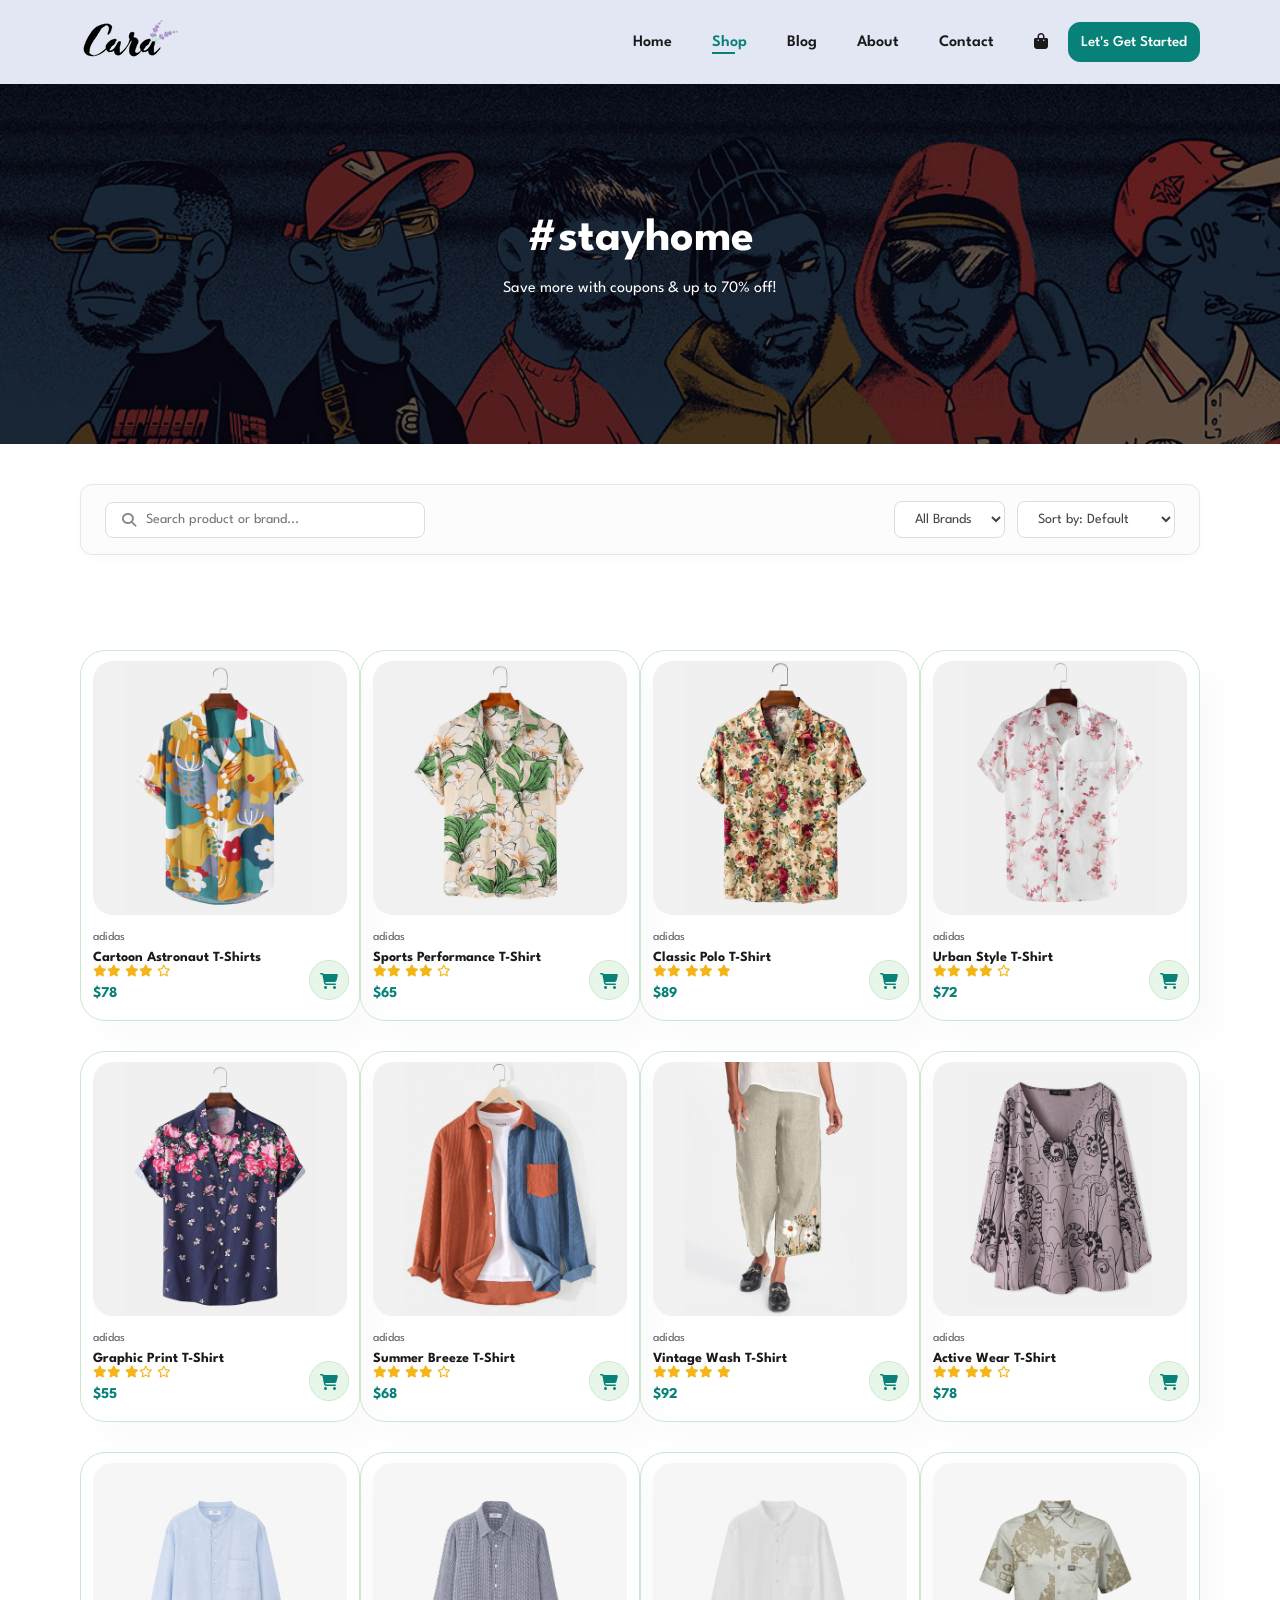
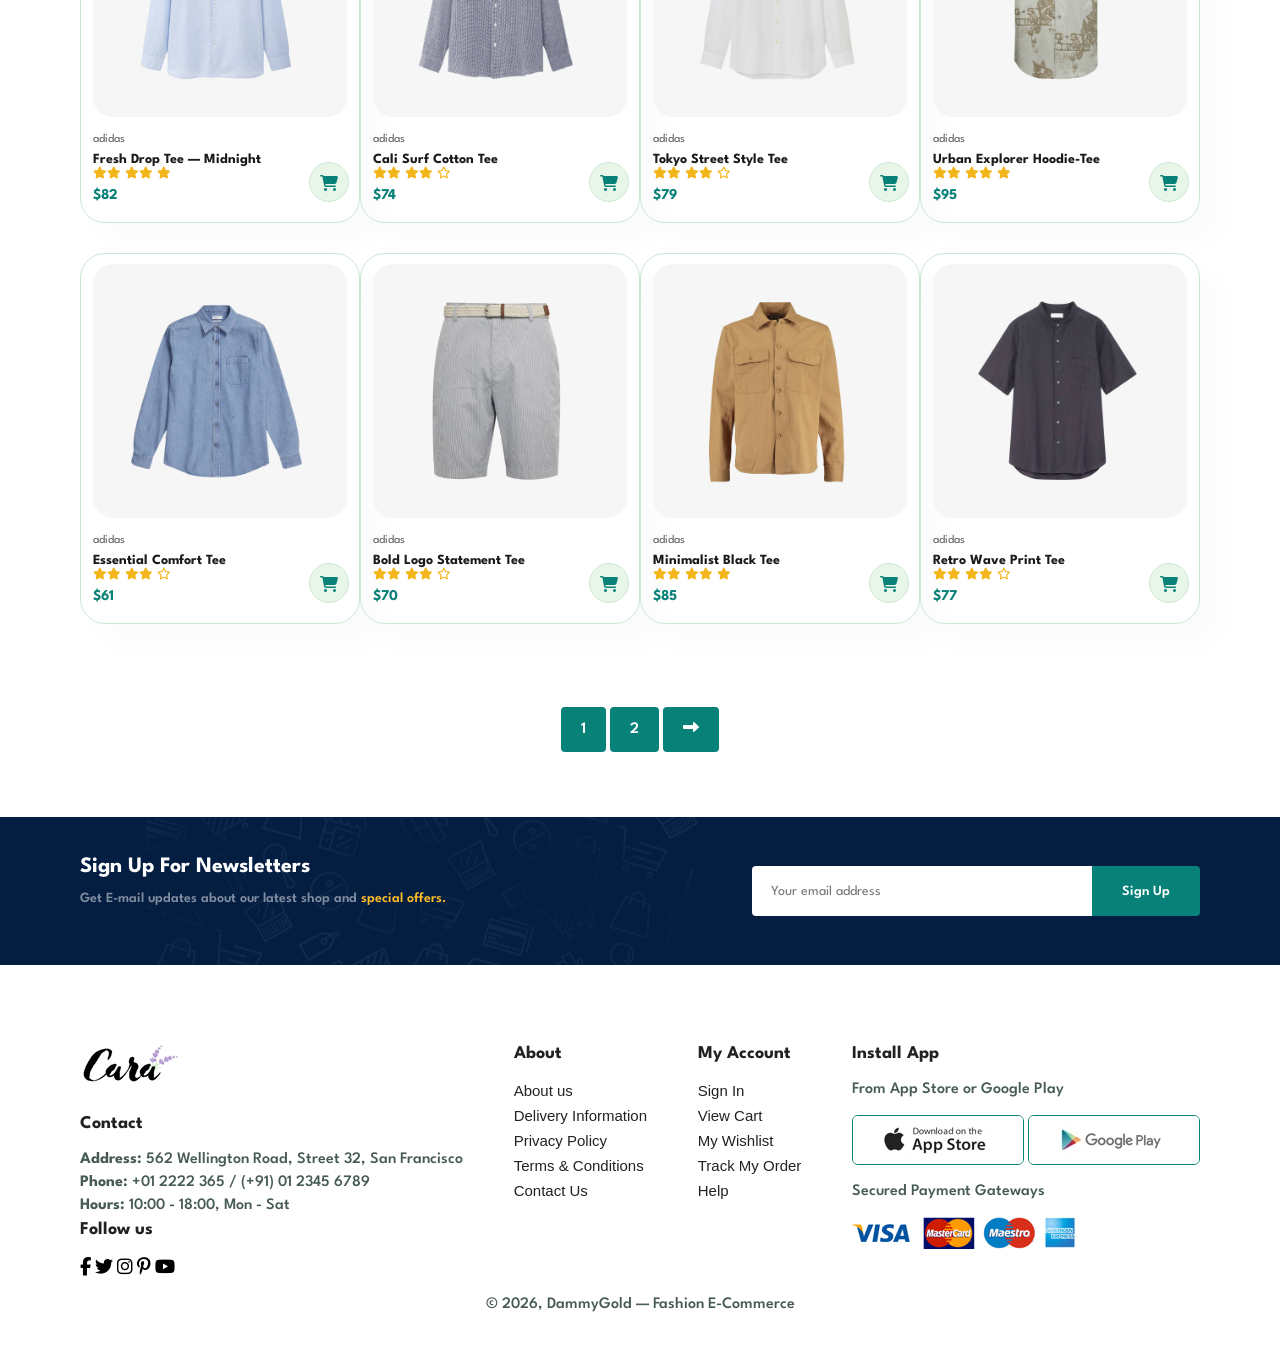
<file: shop.html>
<!DOCTYPE html>
<html lang="en">
<head>
    <meta charset="UTF-8">
    <meta name="viewport" content="width=device-width, initial-scale=1.0">
    <meta name="description" content="Fashion E-Commerce — Shop the latest trends in clothing and accessories.">
    <title>SHOP | FASHION E-COMMERCE</title>
    <link rel="stylesheet" href="style.css">
    <link rel="stylesheet" href="animations.css">
    <link rel="stylesheet" href="https://cdnjs.cloudflare.com/ajax/libs/font-awesome/6.5.0/css/all.min.css">
</head>
<body>
    <!-- Back to Top Button -->
    <button id="back-to-top" aria-label="Back to top">
        <i class="fa-solid fa-chevron-up"></i>
    </button>

    <section id="header">
        <a href="index.html"><img src="IMAGE/logo.png" class="logo" alt="Fashion Store Logo"></a>
        <div>
            <ul id="navbar">
                <li><a href="index.html">Home</a></li>
                <li><a class="active" href="shop.html">Shop</a></li>
                <li><a href="blog.html">Blog</a></li>
                <li><a href="about.html">About</a></li>
                <li><a href="contact.html">Contact</a></li>
                <li id="lg-bag">
                    <a href="cart.html" class="cart-icon-wrapper" aria-label="Shopping cart">
                        <i class="fa-solid fa-shopping-bag"></i>
                        <span class="cart-badge" aria-live="polite">0</span>
                    </a>
                </li>
                <a href="Signup.html"><button>Let's Get Started</button></a>
                <a href="#" id="close" aria-label="Close menu"><i class="fa-solid fa-times"></i></a>
            </ul>
        </div>
        <div id="mobile">
            <a href="cart.html" class="cart-icon-wrapper" aria-label="Shopping cart">
                <i class="fa-solid fa-shopping-bag"></i>
                <span class="cart-badge" aria-live="polite">0</span>
            </a>
            <i id="bar" class="fa-solid fa-outdent" aria-label="Open menu"></i>
        </div>
    </section>

    <section id="page-header" class="scroll-reveal">
        <h2>#stayhome</h2> 
        <p>Save more with coupons & up to 70% off!</p>
    </section>

    <!-- ── Filter and Search Bar ── -->
    <section id="shop-filter" class="section-p1 scroll-reveal" style="padding-bottom:0;">
        <div class="filter-bar">
            <div class="search-box">
                <i class="fa-solid fa-magnifying-glass"></i>
                <input type="text" id="shopSearchInput" placeholder="Search product or brand...">
            </div>
            <div class="filter-controls">
                <select id="brandFilterSelect">
                    <option value="all">All Brands</option>
                    <option value="adidas">Adidas</option>
                </select>
                <select id="priceSortSelect">
                    <option value="default">Sort by: Default</option>
                    <option value="low-to-high">Price: Low to High</option>
                    <option value="high-to-low">Price: High to Low</option>
                </select>
            </div>
        </div>
    </section>

    <section id="product-1" class="section-p1">
        <div class="pro-container">
            <!-- Featured Products -->
            <div class="pro scroll-reveal" onclick="window.location.href='sproduct.html?id=f1'">
                <img src="IMAGE/products/f1.jpg" alt="Cartoon Astronaut T-Shirt">
                <div class="pro-overlay">
                    <a href="sproduct.html?id=f1" class="pro-overlay-btn" title="Quick View" onclick="event.stopPropagation()"><i class="fa-regular fa-eye"></i></a>
                    <button class="pro-overlay-btn" title="Wishlist" onclick="event.stopPropagation()"><i class="fa-regular fa-heart"></i></button>
                </div>
                <div class="des">
                    <span>adidas</span>
                    <h5>Cartoon Astronaut T-Shirts</h5>
                    <div class="star">
                        <i class="fa-solid fa-star"></i><i class="fa-solid fa-star"></i>
                        <i class="fa-solid fa-star"></i><i class="fa-solid fa-star"></i>
                        <i class="fa-regular fa-star"></i>
                    </div>
                    <h4>$78</h4>
                </div>
                <a href="#" onclick="event.stopPropagation()"><i class="fa fa-shopping-cart"></i></a>
            </div>
            <div class="pro scroll-reveal" onclick="window.location.href='sproduct.html?id=f2'">
                <img src="IMAGE/products/f2.jpg" alt="Sports Performance T-Shirt">
                <div class="pro-overlay">
                    <a href="sproduct.html?id=f2" class="pro-overlay-btn" title="Quick View" onclick="event.stopPropagation()"><i class="fa-regular fa-eye"></i></a>
                    <button class="pro-overlay-btn" title="Wishlist" onclick="event.stopPropagation()"><i class="fa-regular fa-heart"></i></button>
                </div>
                <div class="des">
                    <span>adidas</span>
                    <h5>Sports Performance T-Shirt</h5>
                    <div class="star">
                        <i class="fa-solid fa-star"></i><i class="fa-solid fa-star"></i>
                        <i class="fa-solid fa-star"></i><i class="fa-solid fa-star"></i>
                        <i class="fa-regular fa-star"></i>
                    </div>
                    <h4>$65</h4>
                </div>
                <a href="#" onclick="event.stopPropagation()"><i class="fa fa-shopping-cart"></i></a>
            </div>
            <div class="pro scroll-reveal" onclick="window.location.href='sproduct.html?id=f3'">
                <img src="IMAGE/products/f3.jpg" alt="Classic Polo T-Shirt">
                <div class="pro-overlay">
                    <a href="sproduct.html?id=f3" class="pro-overlay-btn" title="Quick View" onclick="event.stopPropagation()"><i class="fa-regular fa-eye"></i></a>
                    <button class="pro-overlay-btn" title="Wishlist" onclick="event.stopPropagation()"><i class="fa-regular fa-heart"></i></button>
                </div>
                <div class="des">
                    <span>adidas</span>
                    <h5>Classic Polo T-Shirt</h5>
                    <div class="star">
                        <i class="fa-solid fa-star"></i><i class="fa-solid fa-star"></i>
                        <i class="fa-solid fa-star"></i><i class="fa-solid fa-star"></i>
                        <i class="fa-solid fa-star"></i>
                    </div>
                    <h4>$89</h4>
                </div>
                <a href="#" onclick="event.stopPropagation()"><i class="fa fa-shopping-cart"></i></a>
            </div>
            <div class="pro scroll-reveal" onclick="window.location.href='sproduct.html?id=f4'">
                <img src="IMAGE/products/f4.jpg" alt="Urban Style T-Shirt">
                <div class="pro-overlay">
                    <a href="sproduct.html?id=f4" class="pro-overlay-btn" title="Quick View" onclick="event.stopPropagation()"><i class="fa-regular fa-eye"></i></a>
                    <button class="pro-overlay-btn" title="Wishlist" onclick="event.stopPropagation()"><i class="fa-regular fa-heart"></i></button>
                </div>
                <div class="des">
                    <span>adidas</span>
                    <h5>Urban Style T-Shirt</h5>
                    <div class="star">
                        <i class="fa-solid fa-star"></i><i class="fa-solid fa-star"></i>
                        <i class="fa-solid fa-star"></i><i class="fa-solid fa-star"></i>
                        <i class="fa-regular fa-star"></i>
                    </div>
                    <h4>$72</h4>
                </div>
                <a href="#" onclick="event.stopPropagation()"><i class="fa fa-shopping-cart"></i></a>
            </div>
            <div class="pro scroll-reveal" onclick="window.location.href='sproduct.html?id=f5'">
                <img src="IMAGE/products/f5.jpg" alt="Graphic Print T-Shirt">
                <div class="pro-overlay">
                    <a href="sproduct.html?id=f5" class="pro-overlay-btn" title="Quick View" onclick="event.stopPropagation()"><i class="fa-regular fa-eye"></i></a>
                    <button class="pro-overlay-btn" title="Wishlist" onclick="event.stopPropagation()"><i class="fa-regular fa-heart"></i></button>
                </div>
                <div class="des">
                    <span>adidas</span>
                    <h5>Graphic Print T-Shirt</h5>
                    <div class="star">
                        <i class="fa-solid fa-star"></i><i class="fa-solid fa-star"></i>
                        <i class="fa-solid fa-star"></i><i class="fa-regular fa-star"></i>
                        <i class="fa-regular fa-star"></i>
                    </div>
                    <h4>$55</h4>
                </div>
                <a href="#" onclick="event.stopPropagation()"><i class="fa fa-shopping-cart"></i></a>
            </div>
            <div class="pro scroll-reveal" onclick="window.location.href='sproduct.html?id=f6'">
                <img src="IMAGE/products/f6.jpg" alt="Summer Breeze T-Shirt">
                <div class="pro-overlay">
                    <a href="sproduct.html?id=f6" class="pro-overlay-btn" title="Quick View" onclick="event.stopPropagation()"><i class="fa-regular fa-eye"></i></a>
                    <button class="pro-overlay-btn" title="Wishlist" onclick="event.stopPropagation()"><i class="fa-regular fa-heart"></i></button>
                </div>
                <div class="des">
                    <span>adidas</span>
                    <h5>Summer Breeze T-Shirt</h5>
                    <div class="star">
                        <i class="fa-solid fa-star"></i><i class="fa-solid fa-star"></i>
                        <i class="fa-solid fa-star"></i><i class="fa-solid fa-star"></i>
                        <i class="fa-regular fa-star"></i>
                    </div>
                    <h4>$68</h4>
                </div>
                <a href="#" onclick="event.stopPropagation()"><i class="fa fa-shopping-cart"></i></a>
            </div>
            <div class="pro scroll-reveal" onclick="window.location.href='sproduct.html?id=f7'">
                <img src="IMAGE/products/f7.jpg" alt="Vintage Wash T-Shirt">
                <div class="pro-overlay">
                    <a href="sproduct.html?id=f7" class="pro-overlay-btn" title="Quick View" onclick="event.stopPropagation()"><i class="fa-regular fa-eye"></i></a>
                    <button class="pro-overlay-btn" title="Wishlist" onclick="event.stopPropagation()"><i class="fa-regular fa-heart"></i></button>
                </div>
                <div class="des">
                    <span>adidas</span>
                    <h5>Vintage Wash T-Shirt</h5>
                    <div class="star">
                        <i class="fa-solid fa-star"></i><i class="fa-solid fa-star"></i>
                        <i class="fa-solid fa-star"></i><i class="fa-solid fa-star"></i>
                        <i class="fa-solid fa-star"></i>
                    </div>
                    <h4>$92</h4>
                </div>
                <a href="#" onclick="event.stopPropagation()"><i class="fa fa-shopping-cart"></i></a>
            </div>
            <div class="pro scroll-reveal" onclick="window.location.href='sproduct.html?id=f8'">
                <img src="IMAGE/products/f8.jpg" alt="Active Wear T-Shirt">
                <div class="pro-overlay">
                    <a href="sproduct.html?id=f8" class="pro-overlay-btn" title="Quick View" onclick="event.stopPropagation()"><i class="fa-regular fa-eye"></i></a>
                    <button class="pro-overlay-btn" title="Wishlist" onclick="event.stopPropagation()"><i class="fa-regular fa-heart"></i></button>
                </div>
                <div class="des">
                    <span>adidas</span>
                    <h5>Active Wear T-Shirt</h5>
                    <div class="star">
                        <i class="fa-solid fa-star"></i><i class="fa-solid fa-star"></i>
                        <i class="fa-solid fa-star"></i><i class="fa-solid fa-star"></i>
                        <i class="fa-regular fa-star"></i>
                    </div>
                    <h4>$78</h4>
                </div>
                <a href="#" onclick="event.stopPropagation()"><i class="fa fa-shopping-cart"></i></a>
            </div>

            <!-- New Arrivals -->
            <div class="pro scroll-reveal" onclick="window.location.href='sproduct.html?id=n1'">
                <img src="IMAGE/products/n1.jpg" alt="Fresh Drop Tee">
                <div class="pro-overlay">
                    <a href="sproduct.html?id=n1" class="pro-overlay-btn" title="Quick View" onclick="event.stopPropagation()"><i class="fa-regular fa-eye"></i></a>
                    <button class="pro-overlay-btn" title="Wishlist" onclick="event.stopPropagation()"><i class="fa-regular fa-heart"></i></button>
                </div>
                <div class="des">
                    <span>adidas</span>
                    <h5>Fresh Drop Tee — Midnight</h5>
                    <div class="star">
                        <i class="fa-solid fa-star"></i><i class="fa-solid fa-star"></i>
                        <i class="fa-solid fa-star"></i><i class="fa-solid fa-star"></i>
                        <i class="fa-solid fa-star"></i>
                    </div>
                    <h4>$82</h4>
                </div>
                <a href="#" onclick="event.stopPropagation()"><i class="fa fa-shopping-cart"></i></a>
            </div>
            <div class="pro scroll-reveal" onclick="window.location.href='sproduct.html?id=n2'">
                <img src="IMAGE/products/n2.jpg" alt="Cali Surf Cotton Tee">
                <div class="pro-overlay">
                    <a href="sproduct.html?id=n2" class="pro-overlay-btn" title="Quick View" onclick="event.stopPropagation()"><i class="fa-regular fa-eye"></i></a>
                    <button class="pro-overlay-btn" title="Wishlist" onclick="event.stopPropagation()"><i class="fa-regular fa-heart"></i></button>
                </div>
                <div class="des">
                    <span>adidas</span>
                    <h5>Cali Surf Cotton Tee</h5>
                    <div class="star">
                        <i class="fa-solid fa-star"></i><i class="fa-solid fa-star"></i>
                        <i class="fa-solid fa-star"></i><i class="fa-solid fa-star"></i>
                        <i class="fa-regular fa-star"></i>
                    </div>
                    <h4>$74</h4>
                </div>
                <a href="#" onclick="event.stopPropagation()"><i class="fa fa-shopping-cart"></i></a>
            </div>
            <div class="pro scroll-reveal" onclick="window.location.href='sproduct.html?id=n3'">
                <img src="IMAGE/products/n3.jpg" alt="Tokyo Street Style Tee">
                <div class="pro-overlay">
                    <a href="sproduct.html?id=n3" class="pro-overlay-btn" title="Quick View" onclick="event.stopPropagation()"><i class="fa-regular fa-eye"></i></a>
                    <button class="pro-overlay-btn" title="Wishlist" onclick="event.stopPropagation()"><i class="fa-regular fa-heart"></i></button>
                </div>
                <div class="des">
                    <span>adidas</span>
                    <h5>Tokyo Street Style Tee</h5>
                    <div class="star">
                        <i class="fa-solid fa-star"></i><i class="fa-solid fa-star"></i>
                        <i class="fa-solid fa-star"></i><i class="fa-solid fa-star"></i>
                        <i class="fa-regular fa-star"></i>
                    </div>
                    <h4>$79</h4>
                </div>
                <a href="#" onclick="event.stopPropagation()"><i class="fa fa-shopping-cart"></i></a>
            </div>
            <div class="pro scroll-reveal" onclick="window.location.href='sproduct.html?id=n4'">
                <img src="IMAGE/products/n4.jpg" alt="Urban Explorer Hoodie-Tee">
                <div class="pro-overlay">
                    <a href="sproduct.html?id=n4" class="pro-overlay-btn" title="Quick View" onclick="event.stopPropagation()"><i class="fa-regular fa-eye"></i></a>
                    <button class="pro-overlay-btn" title="Wishlist" onclick="event.stopPropagation()"><i class="fa-regular fa-heart"></i></button>
                </div>
                <div class="des">
                    <span>adidas</span>
                    <h5>Urban Explorer Hoodie-Tee</h5>
                    <div class="star">
                        <i class="fa-solid fa-star"></i><i class="fa-solid fa-star"></i>
                        <i class="fa-solid fa-star"></i><i class="fa-solid fa-star"></i>
                        <i class="fa-solid fa-star"></i>
                    </div>
                    <h4>$95</h4>
                </div>
                <a href="#" onclick="event.stopPropagation()"><i class="fa fa-shopping-cart"></i></a>
            </div>
            <div class="pro scroll-reveal" onclick="window.location.href='sproduct.html?id=n5'">
                <img src="IMAGE/products/n5.jpg" alt="Essential Comfort Tee">
                <div class="pro-overlay">
                    <a href="sproduct.html?id=n5" class="pro-overlay-btn" title="Quick View" onclick="event.stopPropagation()"><i class="fa-regular fa-eye"></i></a>
                    <button class="pro-overlay-btn" title="Wishlist" onclick="event.stopPropagation()"><i class="fa-regular fa-heart"></i></button>
                </div>
                <div class="des">
                    <span>adidas</span>
                    <h5>Essential Comfort Tee</h5>
                    <div class="star">
                        <i class="fa-solid fa-star"></i><i class="fa-solid fa-star"></i>
                        <i class="fa-solid fa-star"></i><i class="fa-solid fa-star"></i>
                        <i class="fa-regular fa-star"></i>
                    </div>
                    <h4>$61</h4>
                </div>
                <a href="#" onclick="event.stopPropagation()"><i class="fa fa-shopping-cart"></i></a>
            </div>
            <div class="pro scroll-reveal" onclick="window.location.href='sproduct.html?id=n6'">
                <img src="IMAGE/products/n6.jpg" alt="Bold Logo Statement Tee">
                <div class="pro-overlay">
                    <a href="sproduct.html?id=n6" class="pro-overlay-btn" title="Quick View" onclick="event.stopPropagation()"><i class="fa-regular fa-eye"></i></a>
                    <button class="pro-overlay-btn" title="Wishlist" onclick="event.stopPropagation()"><i class="fa-regular fa-heart"></i></button>
                </div>
                <div class="des">
                    <span>adidas</span>
                    <h5>Bold Logo Statement Tee</h5>
                    <div class="star">
                        <i class="fa-solid fa-star"></i><i class="fa-solid fa-star"></i>
                        <i class="fa-solid fa-star"></i><i class="fa-solid fa-star"></i>
                        <i class="fa-regular fa-star"></i>
                    </div>
                    <h4>$70</h4>
                </div>
                <a href="#" onclick="event.stopPropagation()"><i class="fa fa-shopping-cart"></i></a>
            </div>
            <div class="pro scroll-reveal" onclick="window.location.href='sproduct.html?id=n7'">
                <img src="IMAGE/products/n7.jpg" alt="Minimalist Black Tee">
                <div class="pro-overlay">
                    <a href="sproduct.html?id=n7" class="pro-overlay-btn" title="Quick View" onclick="event.stopPropagation()"><i class="fa-regular fa-eye"></i></a>
                    <button class="pro-overlay-btn" title="Wishlist" onclick="event.stopPropagation()"><i class="fa-regular fa-heart"></i></button>
                </div>
                <div class="des">
                    <span>adidas</span>
                    <h5>Minimalist Black Tee</h5>
                    <div class="star">
                        <i class="fa-solid fa-star"></i><i class="fa-solid fa-star"></i>
                        <i class="fa-solid fa-star"></i><i class="fa-solid fa-star"></i>
                        <i class="fa-solid fa-star"></i>
                    </div>
                    <h4>$85</h4>
                </div>
                <a href="#" onclick="event.stopPropagation()"><i class="fa fa-shopping-cart"></i></a>
            </div>
            <div class="pro scroll-reveal" onclick="window.location.href='sproduct.html?id=n8'">
                <img src="IMAGE/products/n8.jpg" alt="Retro Wave Print Tee">
                <div class="pro-overlay">
                    <a href="sproduct.html?id=n8" class="pro-overlay-btn" title="Quick View" onclick="event.stopPropagation()"><i class="fa-regular fa-eye"></i></a>
                    <button class="pro-overlay-btn" title="Wishlist" onclick="event.stopPropagation()"><i class="fa-regular fa-heart"></i></button>
                </div>
                <div class="des">
                    <span>adidas</span>
                    <h5>Retro Wave Print Tee</h5>
                    <div class="star">
                        <i class="fa-solid fa-star"></i><i class="fa-solid fa-star"></i>
                        <i class="fa-solid fa-star"></i><i class="fa-solid fa-star"></i>
                        <i class="fa-regular fa-star"></i>
                    </div>
                    <h4>$77</h4>
                </div>
                <a href="#" onclick="event.stopPropagation()"><i class="fa fa-shopping-cart"></i></a>
            </div>
        </div>
    </section>

    <section id="pagination" class="section-p1 scroll-reveal">
        <a href="#">1</a>
        <a href="#">2</a>
        <a href="#"><i class="fa-solid fa-long-arrow-alt-right"></i> </a>
    </section>

    <section id="newsletter" class="section-p1 section-m1 scroll-reveal">
        <div class="newstext">
            <h4>Sign Up For Newsletters</h4>
            <p>Get E-mail updates about our latest shop and <span>special offers.</span></p>
        </div>
        <div class="form">
            <input type="email" id="newsletter-email" placeholder="Your email address" aria-label="Email for newsletter">
            <button class="normal" id="newsletter-btn">Sign Up</button>
        </div>
    </section>

    <footer class="section-p1">
        <div class="col">
            <img class="logo" src="IMAGE/logo.png" alt="Fashion Store Logo">
            <h4>Contact</h4>
            <p><strong>Address:</strong> 562 Wellington Road, Street 32, San Francisco</p>
            <p><strong>Phone:</strong> +01 2222 365 / (+91) 01 2345 6789</p>
            <p><strong>Hours:</strong> 10:00 - 18:00, Mon - Sat</p> 
            <div class="follo">
                <h4>Follow us</h4>
                <div class="icon">
                    <i class="fab fa-facebook-f" title="Facebook"></i>
                    <i class="fab fa-twitter" title="Twitter"></i> 
                    <i class="fab fa-instagram" title="Instagram"></i>
                    <i class="fab fa-pinterest-p" title="Pinterest"></i>
                    <i class="fab fa-youtube" title="YouTube"></i>
                </div>
            </div>
        </div>
        <div class="col">
            <h4>About</h4>
            <a href="about.html">About us</a>
            <a href="#">Delivery Information</a>
            <a href="#">Privacy Policy</a>
            <a href="#">Terms &amp; Conditions</a>
            <a href="contact.html">Contact Us</a>
        </div>
        <div class="col">
            <h4>My Account</h4>
            <a href="Login.html">Sign In</a>
            <a href="cart.html">View Cart</a>
            <a href="#">My Wishlist</a>
            <a href="#">Track My Order</a>
            <a href="#">Help</a>
        </div>
        <div class="col install">
            <h4>Install App</h4>
            <p>From App Store or Google Play</p>
            <div class="row">
                <img src="IMAGE/pay/app.jpg" alt="Download on App Store">
                <img src="IMAGE/pay/play.jpg" alt="Get it on Google Play">
            </div>
            <p>Secured Payment Gateways</p>
            <img src="IMAGE/pay/pay.png" alt="Accepted payment methods"> 
        </div>
        <div class="copyright">
            <p>&copy; 2026, DammyGold — Fashion E-Commerce</p>
        </div>
    </footer>
    
    <script src="script.js"></script>
    <script src="cart.js"></script>
    <script>
        // Newsletter & Shop Filtering wiring
        document.addEventListener('DOMContentLoaded', () => {
            const newsletterInput = document.getElementById('newsletter-email');
            const newsletterBtn   = document.getElementById('newsletter-btn');
            if (newsletterInput && newsletterBtn) {
                newsletterBtn.addEventListener('click', (e) => {
                    e.preventDefault();
                    validateNewsletter(newsletterInput, newsletterBtn);
                });
            }

            // ── Shop Filter Bar Logic ──
            const searchInput = document.getElementById('shopSearchInput');
            const brandFilter = document.getElementById('brandFilterSelect');
            const priceSort   = document.getElementById('priceSortSelect');
            const proContainer = document.querySelector('#product-1 .pro-container');

            if (proContainer && searchInput && brandFilter && priceSort) {
                const originalProducts = Array.from(proContainer.children);

                function filterAndSort() {
                    const query = searchInput.value.toLowerCase().trim();
                    const selectedBrand = brandFilter.value.toLowerCase();
                    const sortType = priceSort.value;

                    // 1. Filter matching elements
                    let visibleProducts = originalProducts.filter(card => {
                        const name = card.querySelector('h5')?.textContent.toLowerCase() || '';
                        const brand = card.querySelector('.des span')?.textContent.toLowerCase() || '';
                        
                        const matchesSearch = name.includes(query) || brand.includes(query);
                        const matchesBrand = selectedBrand === 'all' || brand.includes(selectedBrand);
                        
                        return matchesSearch && matchesBrand;
                    });

                    // 2. Sort visible elements
                    if (sortType === 'low-to-high') {
                        visibleProducts.sort((a, b) => {
                            const priceA = parseFloat(a.querySelector('.des h4')?.textContent.replace(/[^0-9.]/g, '') || 0);
                            const priceB = parseFloat(b.querySelector('.des h4')?.textContent.replace(/[^0-9.]/g, '') || 0);
                            return priceA - priceB;
                        });
                    } else if (sortType === 'high-to-low') {
                        visibleProducts.sort((a, b) => {
                            const priceA = parseFloat(a.querySelector('.des h4')?.textContent.replace(/[^0-9.]/g, '') || 0);
                            const priceB = parseFloat(b.querySelector('.des h4')?.textContent.replace(/[^0-9.]/g, '') || 0);
                            return priceB - priceA;
                        });
                    }

                    // 3. Render
                    proContainer.innerHTML = '';
                    if (visibleProducts.length === 0) {
                        proContainer.innerHTML = `
                            <div style="grid-column: 1/-1; text-align: center; padding: 60px 20px; color: #888; width:100%;">
                                <i class="fa-regular fa-face-frown" style="font-size: 40px; margin-bottom: 12px; display: block; color: #bbb;"></i>
                                <p style="font-size: 16px; font-weight: 500;">No products match your criteria.</p>
                                <button style="margin-top: 15px; padding: 10px 20px; background: #088178; color: #fff; border-radius: 8px; border: none; font-weight: 600; cursor:pointer;" 
                                        id="reset-shop-filters">Reset Filters</button>
                            </div>`;
                        
                        const resetBtn = document.getElementById('reset-shop-filters');
                        if (resetBtn) {
                            resetBtn.addEventListener('click', () => {
                                searchInput.value = '';
                                brandFilter.value = 'all';
                                priceSort.value   = 'default';
                                filterAndSort();
                            });
                        }
                    } else {
                        visibleProducts.forEach(card => proContainer.appendChild(card));
                    }
                }

                searchInput.addEventListener('input', filterAndSort);
                brandFilter.addEventListener('change', filterAndSort);
                priceSort.addEventListener('change', filterAndSort);
            }
        });
    </script>
</body>
</html>
</file>
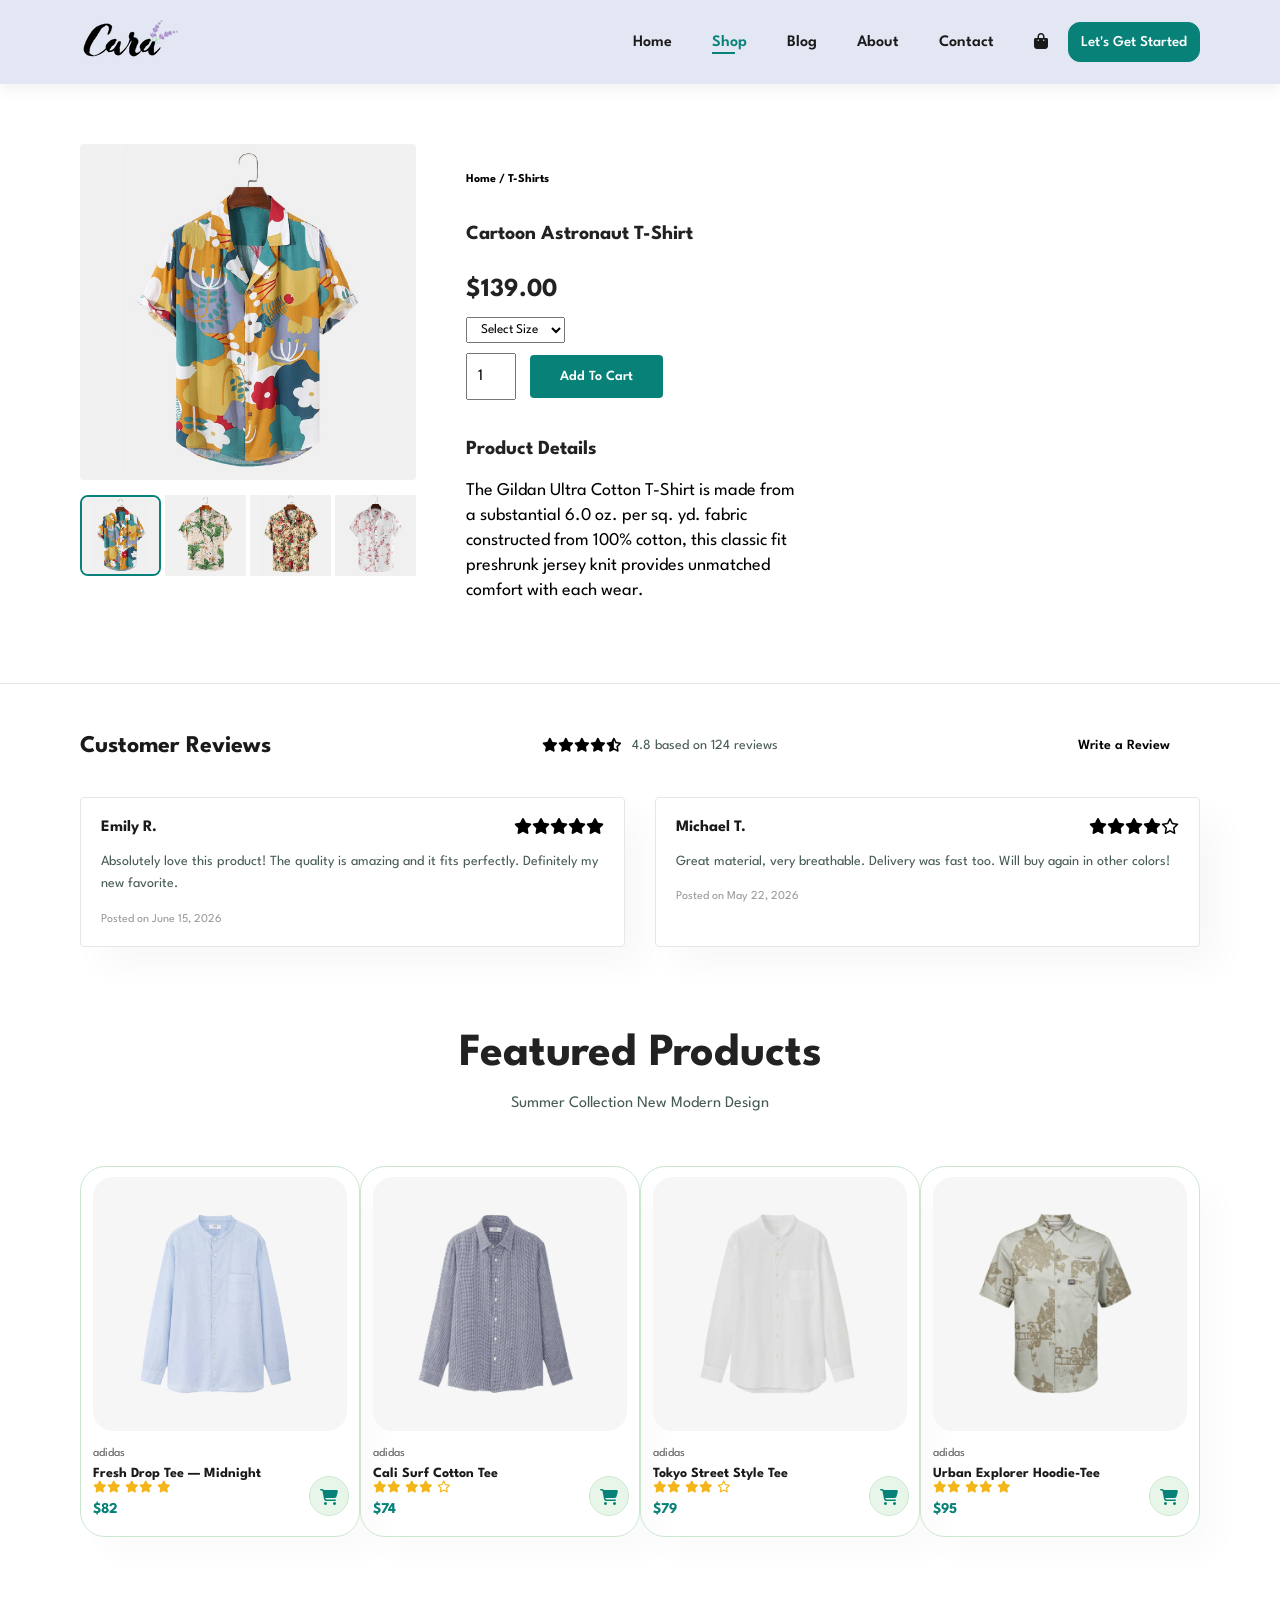
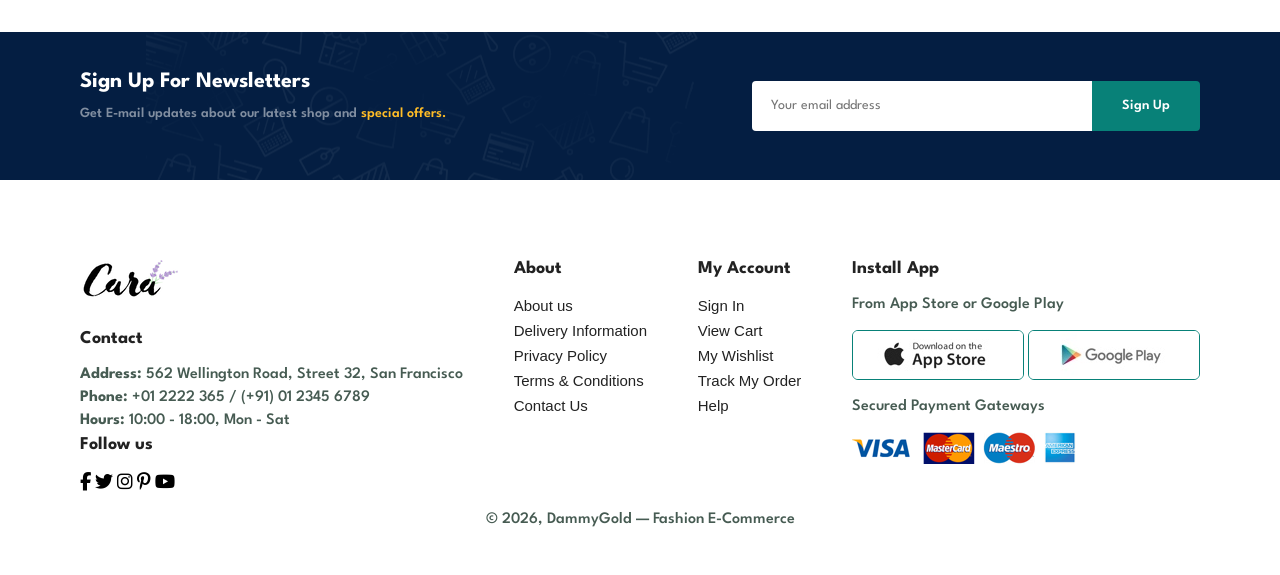
<file: sproduct.html>
<!DOCTYPE html>
<html lang="en">
<head>
    <meta charset="UTF-8">
    <meta name="viewport" content="width=device-width, initial-scale=1.0">
    <meta name="description" content="Fashion E-Commerce — Product details.">
    <title>PRODUCT DETAILS | FASHION E-COMMERCE</title>
    <link rel="stylesheet" href="style.css">
    <link rel="stylesheet" href="animations.css">
    <link rel="stylesheet" href="https://cdnjs.cloudflare.com/ajax/libs/font-awesome/6.5.0/css/all.min.css">
</head>
<body>
    <!-- Back to Top Button -->
    <button id="back-to-top" aria-label="Back to top">
        <i class="fa-solid fa-chevron-up"></i>
    </button>

    <section id="header">
        <a href="index.html"><img src="IMAGE/logo.png" class="logo" alt="Fashion Store Logo"></a>
        <div>
            <ul id="navbar">
                <li><a href="index.html">Home</a></li>
                <li><a class="active" href="shop.html">Shop</a></li>
                <li><a href="blog.html">Blog</a></li>
                <li><a href="about.html">About</a></li>
                <li><a href="contact.html">Contact</a></li>
                <li id="lg-bag">
                    <a href="cart.html" class="cart-icon-wrapper" aria-label="Shopping cart">
                        <i class="fa-solid fa-shopping-bag"></i>
                        <span class="cart-badge" aria-live="polite">0</span>
                    </a>
                </li>
                <a href="Signup.html"><button>Let's Get Started</button></a>
                <a href="#" id="close" aria-label="Close menu"><i class="fa-solid fa-times"></i></a>
            </ul>
        </div>
        <div id="mobile">
            <a href="cart.html" class="cart-icon-wrapper" aria-label="Shopping cart">
                <i class="fa-solid fa-shopping-bag"></i>
                <span class="cart-badge" aria-live="polite">0</span>
            </a>
            <i id="bar" class="fa-solid fa-outdent" aria-label="Open menu"></i>
        </div>
    </section>

    <section id="prodetails" class="section-p1 scroll-reveal">
        <div class="single-pro-image">
            <div class="img-zoom-container" id="img-zoom-container">
                <img src="IMAGE/products/f1.jpg" width="100%" id="MainImg" alt="Product Main View">
            </div>
            <div class="small-img-group" id="small-img-group">
                <!-- Dynamically populated small images -->
                <div class="small-img-col">
                    <img src="IMAGE/products/f1.jpg" width="100%" class="small-img small-img--active" alt="Product view 1">
                </div>
                <div class="small-img-col">
                    <img src="IMAGE/products/f2.jpg" width="100%" class="small-img" alt="Product view 2">
                </div> 
                <div class="small-img-col">
                    <img src="IMAGE/products/f3.jpg" width="100%" class="small-img" alt="Product view 3">
                </div>
                <div class="small-img-col">
                    <img src="IMAGE/products/f4.jpg" width="100%" class="small-img" alt="Product view 4">
                </div>
            </div>
        </div>
        
        <div class="single-pro-details">
            <h6 id="prod-brand">Home / T-Shirts</h6>
            <h4 id="prod-name">Cartoon Astronaut T-Shirt</h4>
            <h2 id="prod-price">$139.00</h2>
            <select name="size" id="product-size" aria-label="Select size">
                <option>Select Size</option>
                <option value="XL">XL</option>
                <option value="XXL">XXL</option>
                <option value="Small">Small</option>
                <option value="Large">Large</option>
            </select>
            <input type="number" id="prod-qty" value="1" min="1" aria-label="Quantity">
            <button class="normal" id="add-to-cart-btn">Add To Cart</button>
            <h4>Product Details</h4>
            <span id="prod-desc">The Gildan Ultra Cotton T-Shirt is made from a substantial 6.0 oz. per sq. yd. fabric constructed from 100% cotton, this classic fit preshrunk jersey knit provides unmatched comfort with each wear.</span>
        </div>
    </section>

    <!-- NEW FEATURE: Customer Reviews -->
    <section id="product-reviews" class="section-p1 scroll-reveal">
        <div class="reviews-header">
            <h3>Customer Reviews</h3>
            <div class="reviews-summary">
                <div class="star">
                    <i class="fa-solid fa-star"></i><i class="fa-solid fa-star"></i><i class="fa-solid fa-star"></i><i class="fa-solid fa-star"></i><i class="fa-solid fa-star-half-stroke"></i>
                </div>
                <span>4.8 based on 124 reviews</span>
            </div>
            <button class="normal" id="write-review-btn">Write a Review</button>
        </div>
        <div class="reviews-container">
            <div class="review-box">
                <div class="review-head">
                    <strong>Emily R.</strong>
                    <div class="star">
                        <i class="fa-solid fa-star"></i><i class="fa-solid fa-star"></i><i class="fa-solid fa-star"></i><i class="fa-solid fa-star"></i><i class="fa-solid fa-star"></i>
                    </div>
                </div>
                <p>Absolutely love this product! The quality is amazing and it fits perfectly. Definitely my new favorite.</p>
                <small>Posted on June 15, 2026</small>
            </div>
            <div class="review-box">
                <div class="review-head">
                    <strong>Michael T.</strong>
                    <div class="star">
                        <i class="fa-solid fa-star"></i><i class="fa-solid fa-star"></i><i class="fa-solid fa-star"></i><i class="fa-solid fa-star"></i><i class="fa-regular fa-star"></i>
                    </div>
                </div>
                <p>Great material, very breathable. Delivery was fast too. Will buy again in other colors!</p>
                <small>Posted on May 22, 2026</small>
            </div>
        </div>
    </section>

    <section id="product-1" class="section-p1">
        <h2 class="scroll-reveal">Featured Products</h2>
        <p class="scroll-reveal">Summer Collection New Modern Design</p>
        <div class="pro-container">
            <div class="pro scroll-reveal" onclick="window.location.href='sproduct.html?id=n1'">
                <img src="IMAGE/products/n1.jpg" alt="Fresh Drop Tee">
                <div class="pro-overlay">
                    <a href="sproduct.html?id=n1" class="pro-overlay-btn" title="Quick View" onclick="event.stopPropagation()"><i class="fa-regular fa-eye"></i></a>
                    <button class="pro-overlay-btn" title="Wishlist" onclick="event.stopPropagation()"><i class="fa-regular fa-heart"></i></button>
                </div>
                <div class="des">
                    <span>adidas</span>
                    <h5>Fresh Drop Tee — Midnight</h5>
                    <div class="star">
                        <i class="fa-solid fa-star"></i><i class="fa-solid fa-star"></i>
                        <i class="fa-solid fa-star"></i><i class="fa-solid fa-star"></i>
                        <i class="fa-solid fa-star"></i>
                    </div>
                    <h4>$82</h4>
                </div>
                <a href="#" onclick="event.stopPropagation()"><i class="fa fa-shopping-cart"></i></a>
            </div>
            <div class="pro scroll-reveal" onclick="window.location.href='sproduct.html?id=n2'">
                <img src="IMAGE/products/n2.jpg" alt="Cali Surf Cotton Tee">
                <div class="pro-overlay">
                    <a href="sproduct.html?id=n2" class="pro-overlay-btn" title="Quick View" onclick="event.stopPropagation()"><i class="fa-regular fa-eye"></i></a>
                    <button class="pro-overlay-btn" title="Wishlist" onclick="event.stopPropagation()"><i class="fa-regular fa-heart"></i></button>
                </div>
                <div class="des">
                    <span>adidas</span>
                    <h5>Cali Surf Cotton Tee</h5>
                    <div class="star">
                        <i class="fa-solid fa-star"></i><i class="fa-solid fa-star"></i>
                        <i class="fa-solid fa-star"></i><i class="fa-solid fa-star"></i>
                        <i class="fa-regular fa-star"></i>
                    </div>
                    <h4>$74</h4>
                </div>
                <a href="#" onclick="event.stopPropagation()"><i class="fa fa-shopping-cart"></i></a>
            </div>
            <div class="pro scroll-reveal" onclick="window.location.href='sproduct.html?id=n3'">
                <img src="IMAGE/products/n3.jpg" alt="Tokyo Street Style Tee">
                <div class="pro-overlay">
                    <a href="sproduct.html?id=n3" class="pro-overlay-btn" title="Quick View" onclick="event.stopPropagation()"><i class="fa-regular fa-eye"></i></a>
                    <button class="pro-overlay-btn" title="Wishlist" onclick="event.stopPropagation()"><i class="fa-regular fa-heart"></i></button>
                </div>
                <div class="des">
                    <span>adidas</span>
                    <h5>Tokyo Street Style Tee</h5>
                    <div class="star">
                        <i class="fa-solid fa-star"></i><i class="fa-solid fa-star"></i>
                        <i class="fa-solid fa-star"></i><i class="fa-solid fa-star"></i>
                        <i class="fa-regular fa-star"></i>
                    </div>
                    <h4>$79</h4>
                </div>
                <a href="#" onclick="event.stopPropagation()"><i class="fa fa-shopping-cart"></i></a>
            </div>
            <div class="pro scroll-reveal" onclick="window.location.href='sproduct.html?id=n4'">
                <img src="IMAGE/products/n4.jpg" alt="Urban Explorer Hoodie-Tee">
                <div class="pro-overlay">
                    <a href="sproduct.html?id=n4" class="pro-overlay-btn" title="Quick View" onclick="event.stopPropagation()"><i class="fa-regular fa-eye"></i></a>
                    <button class="pro-overlay-btn" title="Wishlist" onclick="event.stopPropagation()"><i class="fa-regular fa-heart"></i></button>
                </div>
                <div class="des">
                    <span>adidas</span>
                    <h5>Urban Explorer Hoodie-Tee</h5>
                    <div class="star">
                        <i class="fa-solid fa-star"></i><i class="fa-solid fa-star"></i>
                        <i class="fa-solid fa-star"></i><i class="fa-solid fa-star"></i>
                        <i class="fa-solid fa-star"></i>
                    </div>
                    <h4>$95</h4>
                </div>
                <a href="#" onclick="event.stopPropagation()"><i class="fa fa-shopping-cart"></i></a>
            </div>
        </div>
    </section>

    <section id="newsletter" class="section-p1 section-m1 scroll-reveal">
        <div class="newstext">
            <h4>Sign Up For Newsletters</h4>
            <p>Get E-mail updates about our latest shop and <span>special offers.</span></p>
        </div>
        <div class="form">
            <input type="email" id="newsletter-email" placeholder="Your email address" aria-label="Email for newsletter">
            <button class="normal" id="newsletter-btn">Sign Up</button>
        </div>
    </section>

    <footer class="section-p1">
        <div class="col">
            <img class="logo" src="IMAGE/logo.png" alt="Fashion Store Logo">
            <h4>Contact</h4>
            <p><strong>Address:</strong> 562 Wellington Road, Street 32, San Francisco</p>
            <p><strong>Phone:</strong> +01 2222 365 / (+91) 01 2345 6789</p>
            <p><strong>Hours:</strong> 10:00 - 18:00, Mon - Sat</p> 
            <div class="follo">
                <h4>Follow us</h4>
                <div class="icon">
                    <i class="fab fa-facebook-f" title="Facebook"></i>
                    <i class="fab fa-twitter" title="Twitter"></i> 
                    <i class="fab fa-instagram" title="Instagram"></i>
                    <i class="fab fa-pinterest-p" title="Pinterest"></i>
                    <i class="fab fa-youtube" title="YouTube"></i>
                </div>
            </div>
        </div>
        <div class="col">
            <h4>About</h4>
            <a href="about.html">About us</a>
            <a href="#">Delivery Information</a>
            <a href="#">Privacy Policy</a>
            <a href="#">Terms &amp; Conditions</a>
            <a href="contact.html">Contact Us</a>
        </div>
        <div class="col">
            <h4>My Account</h4>
            <a href="Login.html">Sign In</a>
            <a href="cart.html">View Cart</a>
            <a href="#">My Wishlist</a>
            <a href="#">Track My Order</a>
            <a href="#">Help</a>
        </div>
        <div class="col install">
            <h4>Install App</h4>
            <p>From App Store or Google Play</p>
            <div class="row">
                <img src="IMAGE/pay/app.jpg" alt="Download on App Store">
                <img src="IMAGE/pay/play.jpg" alt="Get it on Google Play">
            </div>
            <p>Secured Payment Gateways</p>
            <img src="IMAGE/pay/pay.png" alt="Accepted payment methods"> 
        </div>
        <div class="copyright">
            <p>&copy; 2026, DammyGold — Fashion E-Commerce</p>
        </div>
    </footer>
    
    <!-- Load product database first -->
    <script src="products.js"></script>
    <script src="script.js"></script>
    <script src="cart.js"></script>
    <script>
        // Newsletter button wiring
        document.addEventListener('DOMContentLoaded', () => {
            const newsletterInput = document.getElementById('newsletter-email');
            const newsletterBtn   = document.getElementById('newsletter-btn');
            if (newsletterInput && newsletterBtn) {
                newsletterBtn.addEventListener('click', (e) => {
                    e.preventDefault();
                    validateNewsletter(newsletterInput, newsletterBtn);
                });
            }
        });
    </script>
</body>
</html>
</file>
<file: style.css>
@import url('https://fonts.googleapis.com/css2?family=Spartan:wght@100;200;300;400;500;600;700;800;900&display=swap');

* {
    margin: 0;
    padding: 0;
    box-sizing: border-box;
    font-family: 'Spartan', sans-serif;
}

h1 {
    font-size: 50px;
    line-height: 64px;
    color: #222;
}

h2 {
    font-size: 46px;
    line-height: 54px;
    color: #222;
}

h4 {
    font-size: 20px;
    color: #222;
}

h6 {
    font-weight: 700;
    font-size: 12px;
}

p {
    font-size: 16px;
    color: #465b52;
    margin: 15px 0 20px 0;
}

.section-p1 {
    padding: 40px 80px;
}

.section-m1 {
    margin: 40px 0;
}

button.normal {
    font-size: 14px;
    font-weight: 600;
    padding: 15px 30px;
    color: #000;
    background-color: #fff;
    border-radius: 4px;
    cursor: pointer;
    border: none;
    outline: none;
    transition: 0.2s;
}

button.win {
    font-size: 13px;
    font-weight: 600;
    padding: 15px 20px;
    color: #fff;
    background-color: transparent;
    cursor: pointer;
    border: 1px solid #fff;
    outline: none;
    transition: 0.2s;
}

#navbar a button{
    width: 100%;
    padding: 12px;  
    border-radius: 12px;
    border: 1px solid #088178;
    font-weight: 550;
    font-size: 15px;
    background: #088178;
    cursor: pointer;
    color: white;
    transition: 1s;
}

#navbar a button:hover{
    color: #088178;
    background-color: #E3E6F3;
}

body {
    width: 100%;
}

/* header start */
#header {
    padding: 20px 80px;
    background-color: #e3e6f3;
    display: flex;
    align-items: center;
    justify-content: space-between;
    box-shadow: 0 5px 15px rgba(0, 0, 0, 0.06);
    z-index: 999;
    position: sticky;
    top: 0;
    left: 0;
}

#navbar {
    display: flex;
    align-items: center;
    justify-content: center;
}

#navbar li {
    list-style: none;
    padding: 0 20px;
    position: relative;
}

#navbar li a {
    text-decoration: none;
    font-size: 16px;
    font-weight: 600;
    color: #1a1a1a;
    transition: 0.3s ease;
}

#navbar li a:hover,
#navbar li a.active {
    color: #088178;
}

#navbar li a.active::after,
#navbar li a:hover::after {
    content: "";
    width: 30%;
    height: 2px;
    background: #088178;
    position: absolute;
    bottom: -4px;
    left: 20px;
}


#mobile {
    display: none;
    align-items: center;
}

#close {
    display: none;
}

/* Hero Page */
#hero {
    background-image: url(IMAGE/hero4.png);
    height: 70vh;
    width: 100%;
    background-position: top 25% right 0;
    background-size: cover;
    padding: 0 80px;
    display: flex;
    align-items: flex-start;
    justify-content: center;
    flex-direction: column;
}

#hero h4 {
    padding-bottom: 15px;
}

#hero h1 {
    color: #088178;
}

#hero button {
    background-image: url(IMAGE/button.png);
    background-color: transparent;
    color: #088178;
    border: 0;
    padding: 14px 80px 14px 65px;
    background-repeat: no-repeat;
    cursor: pointer;
    font-weight: 700;
    font-size: 15px;
}

/* FEATURE PAGE */
#feature {
    display: flex;
    align-items: center;
    justify-content: space-between;
    flex-wrap: wrap;
}

#feature .feature-box {
    width: 180px;
    text-align: center;
    padding: 25px 15px;
    box-shadow: 20px 20px 34px rgba(0, 0, 0, 0.03);
    border: 1px solid #cce7d0;
    border-radius: 4px;
    margin: 15px 0;
}

#feature .feature-box:hover {
    box-shadow: 10px 10px 54px rgba(70, 62, 221, 0.1);
}

#feature .feature-box img {
    width: 100%;
    margin-bottom: 10px;
}

#feature .feature-box h6 {
    display: inline-block;
    padding: 9px 8px 6px 8px;
    line-height: 1;
    border-radius: 4px;
    color: #088178;
    background-color: #fddde4;
}

#feature .feature-box:nth-child(2) h6 {
    background-color: #cdebbc;
}

#feature .feature-box:nth-child(3) h6 {
    background-color: #d1e8f2;
}

#feature .feature-box:nth-child(4) h6 {
    background-color: #cdd4f8;
}

#feature .feature-box:nth-child(5) h6 {
    background-color: #f6dbf6;
}

#feature .feature-box:nth-child(6) h6 {
    background-color: #fff2e5;
}

/* Product page */
#product-1 {
    text-align: center;
}

#product-1 .pro {
    width: 23%;
    min-width: 280px;
    padding: 10px 12px;
    border: 1px solid #cce7d0;
    border-radius: 25px;
    cursor: pointer;
    box-shadow: 20px 20px 30px rgba(0, 0, 0, 0.02);
    margin: 15px 0;
    position: relative;
}

#product-1 .pro:hover {
    box-shadow: 20px 20px 30px rgba(0, 0, 0, 0.06);
}

#product-1 .pro img {
    width: 100%;
    border-radius: 20px;
}

#product-1 .pro .des {
    text-align: start;
    padding: 10px 0;
}

#product-1 .pro .des span {
    color: #606063;
    font-size: 12px;
}

#product-1 .pro .des h5 {
    padding-top: 7px;
    color: #1a1a1a;
    font-size: 14px;
}

#product-1 .pro .des i {
    font-size: 12px;
    color: rgb(243, 181, 25);
}

#product-1 .pro .des h4 {
    padding-top: 7px;
    font-size: 15px;
    font-weight: 700;
    color: #088178;
}

#product-1 .pro .fa-shopping-cart {
    width: 40px;
    height: 40px;
    line-height: 40px;
    background-color: #e8f6ea;
    border-radius: 50px;
    font-weight: 700;
    color: #088178;
    border: 1px solid #cce7d0;
    position: absolute;
    bottom: 20px;
    right: 10px;
}

#product-1 .pro-container {
    display: flex;
    justify-content: space-between;
    align-items: center;
    padding-top: 20px;
    flex-wrap: wrap;
}

/* Banner page */
#banner {
    display: flex;
    flex-direction: column;
    justify-content: center;
    align-items: center;
    text-align: center;
    background-image: url(IMAGE/banner/b2.jpg);
    width: 100%;
    height: 40vh;
    background-size: cover;
    background-position: center;
}

#banner h4 {
    color: #fff;
    font-size: 16px;
}

#banner h2 {
    color: #fff;
    font-size: 30px;
    padding: 10px 0;
}

#banner h2 span {
    color: #ef3636;
}

#banner button:hover {
    color: #fff;
    background: #088178;
}

/* banner box  */
#sm-banner {
    display: flex;
    justify-content: space-between;
    flex-wrap: wrap;
}

#sm-banner .banner-box {
    display: flex;
    flex-direction: column;
    justify-content: center;
    align-items: flex-start;
    background-image: url(IMAGE/banner/b17.jpg);
    min-width: 800px;
    height: 50vh;
    background-size: cover;
    background-position: center;
    padding: 30px;
}

#sm-banner .banner-box2 {
    background-image: url(IMAGE/banner/b10.jpg);
}

#sm-banner h4 {
    color: #fff;
    font-size: 20px;
    font-weight: 300;
}

#sm-banner h2 {
    color: #fff;
    font-size: 28px;
    font-weight: 800;
}

#sm-banner span {
    color: #fff;
    font-size: 14px;
    font-weight: 500;
    padding-bottom: 15px;
}

#sm-banner .banner-box:hover button {
    background: #088178;
    border: 1px solid #088178;

}

/* BANNER 3 */
#banner-3 {
    display: flex;
    justify-content: space-between;
    flex-wrap: wrap;
    padding: 0 80px;
}

#banner-3 .banner-box {
    display: flex;
    flex-direction: column;
    justify-content: center;
    align-items: flex-start;
    background-image: url(IMAGE/banner/b7.jpg);
    min-width: 30%;
    height: 30vh;
    background-size: cover;
    background-position: center;
    padding: 20px;
    margin-bottom: 20px;
}

#banner-3 .banner-box2 {
    background-image: url(IMAGE/banner/b4.jpg);
}

#banner-3 .banner-box3 {
    background-image: url(IMAGE/banner/b18.jpg);
}

#banner-3 h2 {
    color: #fff;
    font-weight: 900;
    font-size: 22px;
}

#banner-3 h3 {
    color: #ec544e;
    font-weight: 800;
    font-size: 15px;
}

/* NEWSLETTER */
#newsletter {
    display: flex;
    justify-content: space-between;
    flex-wrap: wrap;
    align-items: center;
    background-image: url(IMAGE/banner/b14.png);
    background-repeat: no-repeat;
    background-position: 20% 30%;
    background-color: #041e42;
}

#newsletter h4 {
    font-size: 22px;
    font-weight: 700;
    color: #fff;
}

#newsletter p {
    font-size: 14px;
    font-weight: 600;
    color: #818ea0;
}

#newsletter p span {
    color: #ffbd27;
}

#newsletter .form {
    display: flex;
    width: 40%;
}

#newsletter input {
    height: 3.125rem;
    padding: 0 1.25em;
    font-size: 14px;
    width: 100%;
    border: 1px solid transparent;
    border-radius: 4px;
    outline: none;
    border-top-right-radius: 0;
    border-bottom-right-radius: 0;
}

#newsletter button {
    background-color: #088178;
    color: #fff;
    white-space: nowrap;
    border-top-left-radius: 0;
    border-bottom-left-radius: 0;
}

/* Login spinner */
.login-spinner {
    width: 16px;
    height: 16px;
    border: 2px solid rgba(255,255,255,0.4);
    border-top-color: #fff;
    border-radius: 50%;
    animation: spin 0.7s linear infinite;
    display: inline-block;
}

@keyframes spin {
    to { transform: rotate(360deg); }
}

/* footer section */
footer {
    display: flex;
    flex-wrap: wrap;
    justify-content: space-between;
}

footer .col {
    display: flex;
    flex-direction: column;
    align-items: flex-start;
    margin-bottom: 20px;
}

footer .logo {
    margin-bottom: 30px;
}

footer h4 {
    font-size: 18px;
    font-weight: 700;
    padding-bottom: 20px;
}

footer p {
    font-size: 16px;
    font-weight: 550;
    margin: 0 0 8px 0;
}

footer a {
    font-size: 15px;
    font-family: 'Segoe UI', Tahoma, Geneva, Verdana, sans-serif;
    font-weight: 500;
    text-decoration: none;
    color: #222;
    margin: 0 0 8px 0;
}

footer .follow {
    margin-top: 20px;
}

footer .follow i {
    color: #465b52;
    padding-right: 4px;
    cursor: pointer;
}

footer .install .row img {
    border: 1px solid #088178;
    border-radius: 6px;
}

footer .install img {
    margin: 10px 0 15px 0;
}

footer .follow i:hover,
footer a:hover {
    color: #088178;
}

footer .copyright {
    width: 100%;
    text-align: center;
}

/* RESPONSIVENESS */
@media (max-width: 799px) {
    .section-p1 {
        padding: 40px 40px;
    }

    #navbar {
        display: flex;
        flex-direction: column;
        align-items: flex-start;
        justify-content: flex-start;
        position: fixed;
        top: 0;
        right: -300px;
        height: 100vh;
        width: 300px;
        background-color: #e3e6f3;
        box-shadow: 0 40px 60px rgba(0, 0, 0, 0.1);
        padding: 80px 0 0 10px;
        transition: 0.3s;
    }

    #navbar.active {
        right: 0px;
    }

    #navbar li {
        margin-bottom: 25px;
    }

    #mobile {
        display: flex;
        align-items: center;
    }

    #mobile i {
        color: #1a1a1a;
        font-size: 24px;
        padding-left: 20px;
    }

    #close {
        display: initial;
        position: absolute;
        top: 30px;
        left: 30px;
        color: #222;
        font-size: 24px;
    }

    #lg-bag {
        display: none;

    }

    #hero {
        height: 70vh;
        padding: 0 80px;
        background-position: top 305 right 30%;
    }

    #feature {
        justify-content: center;
    }

    #feature .feature-box {
        margin: 15px 15px;
    }

    #product-1 .pro-container {
        justify-content: center;
    }

    #product-1 .pro {
        margin: 15px;
    }

    #banner {
        height: 20vh;
    }

    #sm-banner .banner-box {

        min-width: 100%;
        height: 50vh;
        padding: 30px;
    }

    #banner-3 {
        padding: 0 40px;
    }

    #banner-3 .banner-box {
        width: 28%;
    }

    #newsletter .form {
        width: 70%;
    }

    /* blog */
    #blog .blog-img {
    width: 100% !important;
    margin-right: 0px !important;
}
#blog .blog-box{
    display: flex;
    gap: 40px!important;
}
#blog img{
    height: 200px !important;
} 
#blog .blog-box h1{
    font-size: 60px !important;
    
}
/* contact page */
#form-details {
    padding: 40px !important;
    border: 1px solid #e1e1e1;
}
#form-details form {
    width: 50% !important;
}
/* cart page */

}

@media (max-width: 477px) {
    .section-p1 {
        padding: 20px;
    }

    #header {
        padding: 10px 30px;
    }

    h1 {
        font-size: 38px;
    }

    h2 {
        font-size: 32px;

    }

    #hero {
        padding: 0 20px;
        background-position: 55%;
    }

    #feature {
        justify-content: space-between;
    }

    #feature .feature-box {
        width: 155px;
        margin: 0 0 15px 0;
    }

    #product-1 .pro {
        width: 100%;
    }

    #banner {
        height: 40vh;
    }

    #sm-banner .banner-box {
        height: 40vh;
    }

    #sm-banner .banner-box2 {
        margin-top: 20px;
    }

    #banner-3 {
        padding: 0 20px;
    }

    #banner-3 .banner-box {
        width: 100%;
    }
    #newsletter .form{
    width: 100%;
} 
#newsletter {
    padding:40px 20px;
}
footer .copyright{
    text-align: start;
} 

/* SINGLE PRODUCT */
#prodetails{
    display: flex;
    flex-direction: column;
}
#prodetails .single-pro-image {
    width: 100% !important;
    margin-right: 0px;
}
#prodetails .single-pro-details {
    width: 100% !important;
}
/* BLOG PAGE */
#blog .blog-box {
    display: flex;
    flex-direction: column;
    align-items: flex-start;
}
#blog {
    padding: 100px 20px 0 20px !important;
}
#blog .blog-img {
    width: 100% !important;
    margin-right: 0px !important;
}
/* ABOUT PAGE  */
#about-head {
    flex-direction: column;
}
#about-head img {
    width: 100% !important;
    margin-bottom: 20px;
}
#about-head div {
    padding-left: 0px !important;
}
#about-app .video {
    width: 100% !important;
}
h1 {
    font-size: 30px !important;
}
/* Contact Page */
#contact-details {
    flex-direction: column;   
}
#contact-details .details {
    width: 100% !important;
    margin-bottom: 30px !important;
}
#contact-details .map {
    width: 100% !important;
}
#form-details {
    margin: 10px !important;
    padding: 30px 10px !important;
    flex-wrap: wrap;
}
#form-details form {
    width: 100% !important;
    margin-bottom: 30px!important;
}
/* cart page */
#cart-add {
    flex-direction: column;
}
#coupon{
    width: 100% !important;
}
#subtotal {
    width: 100% !important;
    padding: 20px !important;
}
}



/* SHOP STYLING */
#page-header{
    background-image: url(IMAGE/banner/b1.jpg);
    width: 100%;
    height: 40vh;
    background-size: cover;
    display: flex;
    justify-content: center;
    text-align: center;
    flex-direction: column;
    padding: 14px;
}
#page-header h2, #page-header p {
    color: #fff;
}
#pagination{
    text-align: center;
}
#pagination a{
    text-decoration: none;
    background-color: #088178;
    padding: 15px 20px;
    border-radius: 4px;
    color: #fff;
    font-weight: 600;
}
#pagination a i{
    font-size: 16px;
    font-weight: 600;
}

/* SINGLE PRODUCT */
#prodetails{
    display: flex;
    margin-top: 20px;

}
#prodetails .single-pro-image{
    width: 30%;
    margin-right: 50px;
}
.img-zoom-container {
    overflow: hidden;
    position: relative;
    cursor: crosshair;
    margin-bottom: 15px;
    border-radius: 4px;
}
.img-zoom-container img {
    transition: transform 0.1s ease, transform-origin 0.1s ease;
    width: 100%;
    display: block;
}
.img-zoom-container:hover img {
    transform: scale(2);
}
.small-img-group{
    display: flex;
    justify-content: space-between;
}
.small-img-col{
    flex-basis: 24%;
    cursor: pointer;
}

#prodetails .single-pro-details{
    width: 30%;
    padding-top: 30px;
}
#prodetails .single-pro-details h4{
    padding: 40px 0 20px 0;
}
#prodetails .single-pro-details h2{
    font-size: 26px;
}
#prodetails .single-pro-details select{
    display: block;
    padding: 5px 10px;
    margin-bottom: 10px;
}
/* Customer Reviews Section */
#product-reviews {
    border-top: 1px solid #e2e9e1;
    margin-top: 40px;
    padding-top: 40px;
}
.reviews-header {
    display: flex;
    justify-content: space-between;
    align-items: center;
    flex-wrap: wrap;
    margin-bottom: 30px;
}
.reviews-header h3 {
    font-size: 24px;
    color: #1a1a1a;
}
.reviews-summary {
    display: flex;
    align-items: center;
    gap: 10px;
}
.reviews-summary .star {
    font-size: 14px;
}
.reviews-summary span {
    font-size: 14px;
    color: #465b52;
}
.reviews-container {
    display: grid;
    grid-template-columns: repeat(auto-fit, minmax(300px, 1fr));
    gap: 30px;
}
.review-box {
    background: #fff;
    border: 1px solid #e2e9e1;
    padding: 20px;
    border-radius: 4px;
    box-shadow: 20px 20px 34px rgba(0, 0, 0, 0.03);
    transition: 0.3s ease;
}
.review-box:hover {
    box-shadow: 20px 20px 34px rgba(0, 0, 0, 0.06);
    transform: translateY(-5px);
}
.review-head {
    display: flex;
    justify-content: space-between;
    align-items: center;
    margin-bottom: 15px;
}
.review-head strong {
    font-size: 16px;
    color: #1a1a1a;
}
.review-box p {
    font-size: 14px;
    color: #465b52;
    line-height: 1.6;
    margin-bottom: 15px;
}
.review-box small {
    color: #999;
    font-size: 12px;
}

#prodetails .single-pro-details input{
    width: 50px;
    height: 47px;
    padding-left: 10px;
    font-size: 16px;
    margin-right: 10px;
}
#prodetails .single-pro-details input:focus{
    outline: none;
}
#prodetails .single-pro-details button{
    background-color: #088178;
    color: #fff;
}
#prodetails .single-pro-details span{
    line-height: 25px;
    text-align: justify!important;
    font-size: 18px;
}


/* BLOG STYLING */
#page-header.blog-header{
    background-image: url(IMAGE/banner/b19.jpg);
}
#blog{
    padding: 150px 150px 0 150px;
}

#blog .blog-box{
    display: flex;
    align-items: center;
    width: 100%;
    position: relative;
    padding-bottom: 90px;
}
#blog .blog-img{
    width: 50%; 
    margin-right: 40px;
}
#blog img{
    width: 100%;
    height: 400px;
    object-fit: cover;
} 
#blog .blog-details a{
    text-decoration: none;
    font-size: 20px;
    color: #000;
    font-weight: 700;
    position: relative;
    transition: 0.3s;
}
#blog .blog-details a::after{
    content: "";
    width: 50px;
    height: 1px;
    background-color: #000;
    position: absolute;
    top: 9px;
    right: -60px;
}
#blog .blog-details a:hover{
    color: #088178;
}
#blog .blog-details a:hover::after{
    background-color: #088178;
}
#blog .blog-box h1{
    position: absolute;
    top: -40px;
    left: 0;
    font-size: 80px;
    font-weight: 700;
    color: #c9cbce;
    z-index: -9;
}


/* ABOUT STYLING */
#page-header.about-header{
    background-image: url(IMAGE/about/banner.png);
}
#about-head{
    display: flex;
    align-items: center;
}
#about-head img{
    width: 50%;
    height: auto;
}
#about-head div{
    padding-left: 40px;
}
#about-app{
    text-align: center;
}
#about-app .video{
    width: 70%;
    height: 100%;
    margin: 30px auto 0 auto;
}
#about-app .video video{
    width: 100%;
    height: 100%;
    border-radius: 20px;
}


/* contact page */
#contact-details{
    display: flex;
    align-items: center;
    justify-content: space-between;
}
#contact-details .details{
    width: 40%;
}
#contact-details .details span, #form-details form span{
    font-size: 20px;
}
#contact-details .details h2, #form-details form h2{
    font-size: 26px;
    line-height: 35px;
    padding: 20px 0;
}
#contact-details .details h3{
    font-size: 16px;
    padding-bottom: 15px;
}
#contact-details .details li{
    list-style: none;
    display: flex;
    padding: 10px 0;
}
#contact-details .details li i{
    font-size: 14px;
    padding-right: 22px;
}
#contact-details .details li p{
    margin: 0;
    font-size: 14px;
}
#contact-details .map{
    width: 55%;
    height: 400px;
}
#contact-details .map iframe{
    width: 100%;
    height: 100%;
}
#form-details{
    display: flex;
    justify-content: space-between;
    margin: 30px;
    padding: 80px;
    border: 1px solid #e1e1e1 ;
}
#form-details form{
    width: 65%;
    display: flex;
    flex-direction: column;
    align-items: flex-start;
}
#form-details form input, #form-details form  textarea{
    width: 100%;
    padding: 12px 15px;
    outline: none;
    margin-bottom: 20px;
    border: 1px solid #e1e1e1;
}
#form-details form button{
    background-color: #088178;
    color: white;
}
#form-details .people div{
    padding-bottom: 25px;
    display: flex;
    align-items: flex-start;
}
#form-details .people div img{
    width: 65px;
    height: 65px;
    object-fit: cover;
    margin-right: 15px;
}
#form-details .people div p{
    margin: 0;
    font-size: 13px;
    line-height: 25px;
}
#form-details .people div p span{
    display: block;
    font-size: 16px;
    font-weight: 600;
    color: #000;
}
/* CART PAGE */
#cart{
    overflow-x: auto;
}
#cart table{
    width: 100%;
    border-collapse: collapse;
    table-layout: fixed;
    white-space: nowrap;
}
#cart table img{
    width: 70px;
}
#cart table td:nth-child(1){
    width: 100px;
    text-align: center;
}
#cart table td:nth-child(2){
    width: 150px;
    text-align: center;
}
#cart table td:nth-child(3){
    width: 250px;
    text-align: center;
}
#cart table td:nth-child(4),#cart table td:nth-child(5),#cart table td:nth-child(6){
    width: 150px;
    text-align: center;
}
#cart table td:nth-child(5) input{
    width: 70px;
    padding: 10px 5px 10px 15px;
}
#cart table thead{
    border: 1px solid #e2e9e1;
    border-left: none;
    border-right: none;
}
#cart table thead td{
    font-weight: 700;
    text-transform: uppercase;
    font-size: 13px;
    padding: 18px 0;
}
#cart table tbody tr td{
    padding-top: 15px;
}
#cart table tbody td{
    font-size: 13px;
}
#cart-add{
    display: flex;
    flex-wrap: wrap;
    justify-content: space-between;
}
#coupon{
    width: 50%;
    margin-bottom: 30px;
}
#coupon h3, #subtotal h3{
    padding-bottom: 15px;
}
#coupon input{
    padding: 10px 20px;
    outline: none;
    width: 60%;
    margin-right: 10px;
    border: 1px solid #e2e9e1;
}
#coupon button, #subtotal button{
    background-color: #088178;
    color: #fff;
    padding: 12px 20px;
}
#subtotal{
    width: 50%;
    margin-bottom: 30px;
    border: 1px solid #e2e9e1;
    padding: 30px;
}
#subtotal table{
    border-collapse: collapse;
    width: 100%;
    margin-bottom: 20px;
}
#subtotal table td{
    width: 50%;
    border: 1px solid #e2e9e1;
    padding: 10px;
    font-size: 13px;
}

/* ==========================================================
   Checkout Page Styles
   ========================================================== */
.checkout-container {
    display: flex;
    justify-content: space-between;
    align-items: flex-start;
    gap: 40px;
    flex-wrap: wrap;
}
.checkout-form {
    flex: 2;
    min-width: 300px;
    background: #fff;
    padding: 30px;
    border: 1px solid #e2e9e1;
    border-radius: 4px;
    box-shadow: 20px 20px 34px rgba(0, 0, 0, 0.03);
}
.checkout-form h3 {
    padding-bottom: 15px;
    margin-bottom: 20px;
    border-bottom: 1px solid #e2e9e1;
}
.checkout-form .input-group {
    margin-bottom: 20px;
    display: flex;
    flex-direction: column;
}
.checkout-form .input-group label {
    margin-bottom: 8px;
    font-weight: 600;
    color: #1a1a1a;
    font-size: 14px;
}
.checkout-form .input-group input {
    padding: 12px 15px;
    border: 1px solid #e2e9e1;
    border-radius: 4px;
    outline: none;
    font-size: 14px;
    transition: 0.3s;
}
.checkout-form .input-group input:focus {
    border-color: #088178;
}
.checkout-form .row {
    display: flex;
    gap: 20px;
}
.checkout-form .row .half {
    flex: 1;
}
.checkout-submit-btn {
    width: 100%;
    padding: 15px !important;
    font-size: 16px !important;
    margin-top: 15px;
}
.checkout-summary {
    flex: 1;
    min-width: 300px;
    background: #fff;
    padding: 30px;
    border: 1px solid #e2e9e1;
    border-radius: 4px;
    box-shadow: 20px 20px 34px rgba(0, 0, 0, 0.03);
}
.checkout-summary h3 {
    padding-bottom: 15px;
    margin-bottom: 20px;
    border-bottom: 1px solid #e2e9e1;
}
.summary-item {
    display: flex;
    align-items: center;
    margin-bottom: 15px;
    gap: 15px;
}
.summary-item img {
    width: 60px;
    height: 60px;
    object-fit: cover;
    border-radius: 4px;
}
.summary-item .info {
    flex: 1;
}
.summary-item .info h5 {
    font-size: 14px;
    margin-bottom: 5px;
    color: #1a1a1a;
}
.summary-item .info p {
    font-size: 12px;
    color: #465b52;
}
.summary-item .price {
    font-weight: 600;
    font-size: 14px;
}
.checkout-summary hr {
    border: none;
    border-top: 1px solid #e2e9e1;
    margin: 20px 0;
}
.summary-row {
    display: flex;
    justify-content: space-between;
    margin-bottom: 15px;
    font-size: 14px;
    color: #465b52;
}
.summary-row.total {
    font-size: 18px;
    font-weight: 700;
    color: #1a1a1a;
    border-top: 1px solid #e2e9e1;
    padding-top: 15px;
    margin-bottom: 0;
}

/* Shop Filter Bar Styling */
.filter-bar {
    display: flex;
    justify-content: space-between;
    align-items: center;
    flex-wrap: wrap;
    gap: 16px;
    background: #fcfcfc;
    border: 1px solid #e2e9e1;
    padding: 16px 24px;
    border-radius: 12px;
    margin-bottom: 20px;
    box-shadow: 0 4px 15px rgba(0,0,0,0.02);
}

.filter-bar .search-box {
    display: flex;
    align-items: center;
    gap: 10px;
    background: #fff;
    border: 1px solid #dcdcdc;
    padding: 10px 16px;
    border-radius: 8px;
    width: 100%;
    max-width: 320px;
    transition: all 0.3s ease;
}

.filter-bar .search-box:focus-within {
    border-color: #088178;
    box-shadow: 0 0 0 3px rgba(8, 129, 120, 0.1);
}

.filter-bar .search-box i {
    color: #888;
    font-size: 14px;
}

.filter-bar .search-box input {
    border: none;
    outline: none;
    width: 100%;
    font-size: 14px;
    color: #222;
}

.filter-bar .filter-controls {
    display: flex;
    gap: 12px;
    align-items: center;
    flex-wrap: wrap;
}

.filter-bar .filter-controls select {
    padding: 10px 16px;
    border: 1px solid #dcdcdc;
    background: #fff;
    color: #444;
    border-radius: 8px;
    font-size: 14px;
    outline: none;
    cursor: pointer;
    transition: all 0.3s ease;
}

.filter-bar .filter-controls select:focus {
    border-color: #088178;
}

@media (max-width: 768px) {
    .filter-bar {
        flex-direction: column;
        align-items: stretch;
    }
    .filter-bar .search-box {
        max-width: 100%;
    }
    .filter-bar .filter-controls {
        display: grid;
        grid-template-columns: 1fr 1fr;
        gap: 10px;
    }
}
</file>
<file: animations.css>
/* ==========================================================
   animations.css — Fashion E-Commerce Animation System
   Includes: scroll reveal, hero entrance, hover effects,
             back-to-top button, page transitions, cart badge
   ========================================================== */

/* ── Page Load Fade ─────────────────────────────────────── */
body {
    animation: pageLoad 0.5s ease-in-out;
}

@keyframes pageLoad {
    from { opacity: 0; transform: translateY(8px); }
    to   { opacity: 1; transform: translateY(0); }
}

/* ── Scroll Reveal Base ─────────────────────────────────── */
.scroll-reveal {
    opacity: 0;
    transform: translateY(40px);
    transition: opacity 0.7s cubic-bezier(0.22, 1, 0.36, 1),
                transform 0.7s cubic-bezier(0.22, 1, 0.36, 1);
}

.scroll-reveal.visible {
    opacity: 1;
    transform: translateY(0);
}

/* Staggered children */
.scroll-reveal:nth-child(1) { transition-delay: 0.05s; }
.scroll-reveal:nth-child(2) { transition-delay: 0.12s; }
.scroll-reveal:nth-child(3) { transition-delay: 0.19s; }
.scroll-reveal:nth-child(4) { transition-delay: 0.26s; }
.scroll-reveal:nth-child(5) { transition-delay: 0.33s; }
.scroll-reveal:nth-child(6) { transition-delay: 0.40s; }
.scroll-reveal:nth-child(7) { transition-delay: 0.47s; }
.scroll-reveal:nth-child(8) { transition-delay: 0.54s; }

/* ── Hero Section Entrance ──────────────────────────────── */
#hero h4 { animation: heroSlideDown 0.7s cubic-bezier(0.22, 1, 0.36, 1) both; }
#hero h2 { animation: heroSlideDown 0.7s 0.15s cubic-bezier(0.22, 1, 0.36, 1) both; }
#hero h1 { animation: heroSlideDown 0.7s 0.3s cubic-bezier(0.22, 1, 0.36, 1) both; }
#hero p  { animation: heroFadeIn 0.8s 0.45s ease both; }
#hero button { animation: heroFadeIn 0.8s 0.6s ease both; }

@keyframes heroSlideDown {
    from { opacity: 0; transform: translateY(-25px); }
    to   { opacity: 1; transform: translateY(0); }
}

@keyframes heroFadeIn {
    from { opacity: 0; transform: translateY(12px); }
    to   { opacity: 1; transform: translateY(0); }
}

/* ── Product Card Hover Effects ─────────────────────────── */
#product-1 .pro {
    transition: transform 0.35s cubic-bezier(0.22, 1, 0.36, 1),
                box-shadow 0.35s ease;
    overflow: hidden;
}

#product-1 .pro:hover {
    transform: translateY(-8px) scale(1.01);
    box-shadow: 0 20px 50px rgba(8, 129, 120, 0.15) !important;
}

#product-1 .pro img {
    transition: transform 0.5s ease;
}

#product-1 .pro:hover img {
    transform: scale(1.05);
}

/* Product quick-action overlay */
#product-1 .pro .pro-overlay {
    position: absolute;
    top: 10px;
    right: 10px;
    display: flex;
    flex-direction: column;
    gap: 8px;
    opacity: 0;
    transform: translateX(12px);
    transition: opacity 0.3s ease, transform 0.3s ease;
    z-index: 10;
}

#product-1 .pro:hover .pro-overlay {
    opacity: 1;
    transform: translateX(0);
}

.pro-overlay-btn {
    width: 36px;
    height: 36px;
    border-radius: 50%;
    background: #fff;
    border: 1px solid #cce7d0;
    display: flex;
    align-items: center;
    justify-content: center;
    cursor: pointer;
    font-size: 13px;
    color: #088178;
    transition: background 0.2s ease, color 0.2s ease, transform 0.2s ease;
    text-decoration: none;
    box-shadow: 0 2px 8px rgba(0,0,0,0.08);
}

.pro-overlay-btn:hover {
    background: #088178;
    color: #fff;
    transform: scale(1.1);
}

/* ── Feature Box Animation ──────────────────────────────── */
#feature .feature-box {
    transition: transform 0.35s cubic-bezier(0.22, 1, 0.36, 1),
                box-shadow 0.35s ease;
}

#feature .feature-box:hover {
    transform: translateY(-6px) scale(1.03);
}

/* ── Header Scrolled State ──────────────────────────────── */
#header {
    transition: box-shadow 0.3s ease, background-color 0.3s ease;
}

#header.header-scrolled {
    box-shadow: 0 4px 24px rgba(0, 0, 0, 0.12) !important;
}

/* ── Cart Badge ─────────────────────────────────────────── */
.cart-badge {
    position: absolute;
    top: -8px;
    right: -8px;
    min-width: 18px;
    height: 18px;
    padding: 0 4px;
    background: #e74c3c;
    color: #fff;
    font-size: 10px;
    font-weight: 700;
    border-radius: 50px;
    display: none;
    align-items: center;
    justify-content: center;
    line-height: 1;
    border: 2px solid #fff;
    pointer-events: none;
}

@keyframes badgePulse {
    0%   { transform: scale(1); }
    40%  { transform: scale(1.4); }
    70%  { transform: scale(0.9); }
    100% { transform: scale(1); }
}

.cart-badge.badge-pulse {
    animation: badgePulse 0.4s ease;
}

/* Cart icon wrapper — needs relative positioning */
.cart-icon-wrapper {
    position: relative;
    display: inline-flex;
    align-items: center;
    justify-content: center;
}

/* ── Toast Notification ──────────────────────────────────── */
.cart-toast {
    position: fixed;
    bottom: 28px;
    left: 50%;
    transform: translateX(-50%) translateY(100px);
    background: #222;
    color: #fff;
    padding: 14px 24px;
    border-radius: 50px;
    font-size: 14px;
    font-weight: 600;
    display: flex;
    align-items: center;
    gap: 10px;
    z-index: 99999;
    box-shadow: 0 8px 30px rgba(0, 0, 0, 0.25);
    opacity: 0;
    transition: opacity 0.35s ease, transform 0.35s cubic-bezier(0.22, 1, 0.36, 1);
    white-space: nowrap;
    pointer-events: none;
    min-width: 200px;
    max-width: 90vw;
    justify-content: center;
}

.cart-toast--show {
    opacity: 1;
    transform: translateX(-50%) translateY(0);
}

.cart-toast--success {
    background: linear-gradient(135deg, #088178, #04b49c);
}

.cart-toast--error {
    background: linear-gradient(135deg, #c0392b, #e74c3c);
}

.cart-toast i {
    font-size: 16px;
}

/* ── Back to Top Button ──────────────────────────────────── */
#back-to-top {
    position: fixed;
    bottom: 30px;
    right: 30px;
    width: 46px;
    height: 46px;
    border-radius: 50%;
    background: #088178;
    color: #fff;
    border: none;
    cursor: pointer;
    display: flex;
    align-items: center;
    justify-content: center;
    font-size: 16px;
    z-index: 9999;
    opacity: 0;
    transform: translateY(20px) scale(0.8);
    transition: opacity 0.35s ease, transform 0.35s cubic-bezier(0.22, 1, 0.36, 1),
                background 0.2s ease;
    box-shadow: 0 4px 20px rgba(8, 129, 120, 0.4);
    pointer-events: none;
}

#back-to-top.btt-visible {
    opacity: 1;
    transform: translateY(0) scale(1);
    pointer-events: all;
}

#back-to-top:hover {
    background: #066b63;
    transform: translateY(-3px) scale(1.05);
}

/* ── Cart Page Styles ────────────────────────────────────── */
.cart-remove-btn {
    background: none;
    border: none;
    color: #e74c3c;
    font-size: 16px;
    cursor: pointer;
    width: 32px;
    height: 32px;
    border-radius: 50%;
    display: inline-flex;
    align-items: center;
    justify-content: center;
    transition: background 0.2s ease;
}

.cart-remove-btn:hover {
    background: #fde8e8;
}

.cart-img {
    width: 70px;
    height: 70px;
    object-fit: cover;
    border-radius: 8px;
    border: 1px solid #eee;
}

.cart-product-name {
    font-weight: 600;
    font-size: 13px;
}

.cart-brand {
    display: block;
    font-size: 11px;
    color: #888;
    font-weight: 400;
    text-transform: uppercase;
    letter-spacing: 0.5px;
    margin-bottom: 2px;
}

.cart-price, .cart-subtotal {
    font-weight: 700;
    color: #088178;
}

.cart-qty-control {
    display: inline-flex;
    align-items: center;
    border: 1px solid #e2e9e1;
    border-radius: 30px;
    overflow: hidden;
    height: 38px;
}

.cart-qty-control button {
    background: none;
    border: none;
    padding: 0 10px;
    cursor: pointer;
    font-size: 12px;
    color: #088178;
    height: 100%;
    transition: background 0.2s;
}

.cart-qty-control button:hover {
    background: #e8f6ea;
}

.cart-qty-control input {
    width: 44px;
    text-align: center;
    border: none;
    border-left: 1px solid #e2e9e1;
    border-right: 1px solid #e2e9e1;
    outline: none;
    font-size: 13px;
    font-weight: 600;
    padding: 0 4px;
    height: 100%;
    -moz-appearance: textfield;
}

.cart-qty-control input::-webkit-inner-spin-button,
.cart-qty-control input::-webkit-outer-spin-button {
    -webkit-appearance: none;
}

/* Cart empty state */
#cart-empty {
    text-align: center;
    padding: 60px 20px;
    display: none;
}

#cart-empty i {
    font-size: 60px;
    color: #cce7d0;
    margin-bottom: 20px;
    display: block;
}

#cart-empty h3 {
    font-size: 22px;
    color: #333;
    margin-bottom: 10px;
}

#cart-empty p {
    color: #888;
    margin-bottom: 24px;
}

#cart-empty a {
    background: #088178;
    color: #fff;
    padding: 12px 28px;
    border-radius: 8px;
    text-decoration: none;
    font-weight: 600;
    font-size: 14px;
    transition: background 0.2s ease;
}

#cart-empty a:hover {
    background: #066b63;
}

/* Cart row animation */
.cart-row {
    animation: cartRowIn 0.4s ease both;
}

@keyframes cartRowIn {
    from { opacity: 0; transform: translateX(-10px); }
    to   { opacity: 1; transform: translateX(0); }
}

/* Coupon feedback */
.coupon-feedback {
    font-size: 13px;
    font-weight: 600;
    margin-top: 8px;
    padding: 8px 12px;
    border-radius: 6px;
    display: none;
}

.coupon-feedback--success {
    background: #e8f6ea;
    color: #088178;
    border: 1px solid #cce7d0;
}

.coupon-feedback--error {
    background: #fde8e8;
    color: #c0392b;
    border: 1px solid #f5c2c2;
}

/* Input error state */
.input-error {
    border-color: #e74c3c !important;
    animation: inputShake 0.4s ease;
}

@keyframes inputShake {
    0%, 100% { transform: translateX(0); }
    20%       { transform: translateX(-6px); }
    40%       { transform: translateX(6px); }
    60%       { transform: translateX(-4px); }
    80%       { transform: translateX(4px); }
}

/* Small image active state */
.small-img--active {
    border: 2px solid #088178 !important;
    border-radius: 8px;
}

/* Discount row in subtotal */
#discount-row {
    display: none;
    color: #e74c3c;
}

/* ── Navbar Button Hover ─────────────────────────────────── */
#navbar a button {
    transition: all 0.3s cubic-bezier(0.22, 1, 0.36, 1) !important;
}

/* ── Banner hover effects ────────────────────────────────── */
#sm-banner .banner-box {
    transition: transform 0.35s ease;
}

#sm-banner .banner-box:hover {
    transform: scale(1.01);
}

#banner-3 .banner-box {
    transition: transform 0.35s ease, box-shadow 0.35s ease;
    overflow: hidden;
}

#banner-3 .banner-box:hover {
    transform: translateY(-4px);
    box-shadow: 0 12px 30px rgba(0,0,0,0.15);
}

/* ── Footer social icon hover ────────────────────────────── */
footer .icon i {
    font-size: 18px;
    transition: transform 0.25s ease, color 0.25s ease;
    display: inline-block;
}

footer .icon i:hover {
    transform: translateY(-4px) scale(1.15);
}

/* ── Responsive Adjustments ─────────────────────────────── */
@media (max-width: 477px) {
    .cart-toast {
        bottom: 16px;
        font-size: 13px;
        padding: 12px 18px;
    }

    #back-to-top {
        bottom: 16px;
        right: 16px;
        width: 40px;
        height: 40px;
        font-size: 14px;
    }
}
</file>
<file: admin.css>
/* ============================================================
   admin.css — Fashion E-Commerce Admin Panel Styles
   Premium dark theme with teal accents
   ============================================================ */

*, *::before, *::after { box-sizing: border-box; margin: 0; padding: 0; }

:root {
    --admin-bg:        #0d1117;
    --admin-surface:   #161b22;
    --admin-surface2:  #1c2128;
    --admin-border:    rgba(255,255,255,0.08);
    --admin-primary:   #088178;
    --admin-primary2:  #04b49c;
    --admin-accent:    #7b2d8b;
    --admin-danger:    #e63946;
    --admin-warning:   #f4a261;
    --admin-success:   #2a9d8f;
    --admin-text:      #e6edf3;
    --admin-text-mid:  #8b949e;
    --admin-text-light:#6e7681;
    --sidebar-width:   260px;
    --topbar-height:   64px;
    --radius:          12px;
    --shadow:          0 8px 32px rgba(0,0,0,0.4);
}

html, body {
    font-family: 'Outfit', sans-serif;
    background: var(--admin-bg);
    color: var(--admin-text);
    min-height: 100vh;
    overflow-x: hidden;
}

a { text-decoration: none; color: inherit; }
button { cursor: pointer; font-family: inherit; border: none; background: none; }

/* ──────────────────────────────────────────────────────────
   ADMIN LOGIN SCREEN
────────────────────────────────────────────────────────── */
#admin-login-screen {
    min-height: 100vh;
    display: flex;
    align-items: center;
    justify-content: center;
    background: radial-gradient(ellipse at 60% 30%, rgba(8,129,120,0.2) 0%, transparent 60%),
                radial-gradient(ellipse at 20% 80%, rgba(123,45,139,0.2) 0%, transparent 60%),
                var(--admin-bg);
    padding: 20px;
}

.admin-login-card {
    background: var(--admin-surface);
    border: 1px solid var(--admin-border);
    border-radius: 20px;
    padding: 48px 44px;
    width: 100%;
    max-width: 420px;
    text-align: center;
    box-shadow: var(--shadow), 0 0 80px rgba(8,129,120,0.1);
    animation: fadeUp 0.5s ease;
}

@keyframes fadeUp {
    from { opacity: 0; transform: translateY(30px); }
    to   { opacity: 1; transform: translateY(0); }
}

.admin-login-logo {
    width: 72px;
    height: 72px;
    background: linear-gradient(135deg, var(--admin-primary), var(--admin-primary2));
    border-radius: 50%;
    display: flex;
    align-items: center;
    justify-content: center;
    margin: 0 auto 20px;
    font-size: 28px;
    color: #fff;
    box-shadow: 0 8px 24px rgba(8,129,120,0.4);
}

.admin-login-card h1 {
    font-size: 26px;
    font-weight: 700;
    margin-bottom: 6px;
    background: linear-gradient(135deg, #e6edf3, var(--admin-primary2));
    -webkit-background-clip: text;
    -webkit-text-fill-color: transparent;
}

.admin-login-card > p {
    color: var(--admin-text-mid);
    font-size: 14px;
    margin-bottom: 28px;
}

.admin-login-form { display: flex; flex-direction: column; gap: 14px; }

.admin-input-group {
    position: relative;
    display: flex;
    align-items: center;
}

.admin-input-group > i:first-child {
    position: absolute;
    left: 14px;
    color: var(--admin-text-mid);
    font-size: 14px;
}

.admin-input-group input {
    width: 100%;
    padding: 13px 16px 13px 42px;
    background: var(--admin-surface2);
    border: 1px solid var(--admin-border);
    border-radius: 10px;
    color: var(--admin-text);
    font-size: 14px;
    font-family: inherit;
    transition: border-color 0.2s, box-shadow 0.2s;
    outline: none;
}

.admin-input-group input:focus {
    border-color: var(--admin-primary);
    box-shadow: 0 0 0 3px rgba(8,129,120,0.15);
}

.admin-input-group input::placeholder { color: var(--admin-text-light); }

.admin-eye {
    position: absolute;
    right: 14px;
    color: var(--admin-text-mid);
    cursor: pointer;
    font-size: 14px;
}

.admin-login-error {
    color: var(--admin-danger);
    font-size: 13px;
    min-height: 18px;
    font-weight: 500;
}

.admin-login-form button[id="adminLoginBtn"] {
    background: linear-gradient(135deg, var(--admin-primary), var(--admin-primary2));
    color: #fff;
    border-radius: 10px;
    padding: 14px;
    font-size: 15px;
    font-weight: 600;
    letter-spacing: 0.3px;
    transition: all 0.2s ease;
    box-shadow: 0 4px 16px rgba(8,129,120,0.3);
}

.admin-login-form button[id="adminLoginBtn"]:hover {
    transform: translateY(-2px);
    box-shadow: 0 8px 24px rgba(8,129,120,0.4);
}

.admin-back-link {
    color: var(--admin-text-mid);
    font-size: 13px;
    transition: color 0.2s;
}

.admin-back-link:hover { color: var(--admin-primary2); }

/* ──────────────────────────────────────────────────────────
   LAYOUT
────────────────────────────────────────────────────────── */
#admin-dashboard {
    display: flex;
    min-height: 100vh;
}

/* ──────────────────────────────────────────────────────────
   SIDEBAR
────────────────────────────────────────────────────────── */
.admin-sidebar {
    width: var(--sidebar-width);
    background: var(--admin-surface);
    border-right: 1px solid var(--admin-border);
    display: flex;
    flex-direction: column;
    position: fixed;
    top: 0; left: 0; bottom: 0;
    z-index: 100;
    transition: transform 0.3s ease;
}

.admin-sidebar-header {
    display: flex;
    align-items: center;
    justify-content: space-between;
    padding: 20px 20px 16px;
    border-bottom: 1px solid var(--admin-border);
}

.admin-brand {
    display: flex;
    align-items: center;
    gap: 10px;
    font-size: 16px;
    font-weight: 700;
    color: var(--admin-text);
}

.admin-brand i {
    color: var(--admin-primary2);
    font-size: 18px;
}

.admin-sidebar-close {
    display: none;
    color: var(--admin-text-mid);
    font-size: 16px;
    padding: 4px;
    transition: color 0.2s;
}

.admin-sidebar-close:hover { color: var(--admin-danger); }

.admin-sidebar-badge {
    margin: 12px 16px;
    padding: 8px 14px;
    background: rgba(8,129,120,0.1);
    border: 1px solid rgba(8,129,120,0.25);
    border-radius: 8px;
    font-size: 12px;
    font-weight: 600;
    color: var(--admin-primary2);
    display: flex;
    align-items: center;
    gap: 6px;
}

.admin-nav {
    flex: 1;
    padding: 12px 12px;
    display: flex;
    flex-direction: column;
    gap: 4px;
    overflow-y: auto;
}

.admin-nav-link {
    display: flex;
    align-items: center;
    gap: 12px;
    padding: 11px 14px;
    border-radius: 10px;
    color: var(--admin-text-mid);
    font-size: 14px;
    font-weight: 500;
    transition: all 0.2s;
    position: relative;
}

.admin-nav-link:hover {
    background: var(--admin-surface2);
    color: var(--admin-text);
}

.admin-nav-link.active {
    background: linear-gradient(135deg, rgba(8,129,120,0.2), rgba(4,180,156,0.1));
    color: var(--admin-primary2);
    border: 1px solid rgba(8,129,120,0.2);
}

.admin-nav-link i {
    width: 18px;
    text-align: center;
    font-size: 15px;
}

.admin-nav-link span:first-of-type { flex: 1; }

.admin-nav-badge {
    background: var(--admin-primary);
    color: #fff;
    font-size: 11px;
    font-weight: 700;
    padding: 2px 7px;
    border-radius: 20px;
    min-width: 22px;
    text-align: center;
}

.sub-badge { background: var(--admin-warning); color: #1a1a1a; }

.admin-sidebar-footer {
    padding: 16px 12px;
    border-top: 1px solid var(--admin-border);
    display: flex;
    flex-direction: column;
    gap: 4px;
}

.admin-footer-link {
    display: flex;
    align-items: center;
    gap: 10px;
    padding: 10px 14px;
    border-radius: 10px;
    color: var(--admin-text-mid);
    font-size: 14px;
    font-weight: 500;
    transition: all 0.2s;
    width: 100%;
    text-align: left;
}

.admin-footer-link:hover { background: var(--admin-surface2); color: var(--admin-text); }

.admin-logout-btn:hover { color: var(--admin-danger) !important; }

/* ──────────────────────────────────────────────────────────
   MAIN CONTENT
────────────────────────────────────────────────────────── */
.admin-main {
    margin-left: var(--sidebar-width);
    flex: 1;
    display: flex;
    flex-direction: column;
    min-height: 100vh;
}

/* ──────────────────────────────────────────────────────────
   TOPBAR
────────────────────────────────────────────────────────── */
.admin-topbar {
    height: var(--topbar-height);
    background: var(--admin-surface);
    border-bottom: 1px solid var(--admin-border);
    display: flex;
    align-items: center;
    justify-content: space-between;
    padding: 0 24px;
    position: sticky;
    top: 0;
    z-index: 50;
}

.admin-topbar-left { display: flex; align-items: center; gap: 16px; }

.admin-hamburger {
    display: none;
    color: var(--admin-text-mid);
    font-size: 18px;
    padding: 6px;
    border-radius: 8px;
    transition: all 0.2s;
}

.admin-hamburger:hover { background: var(--admin-surface2); color: var(--admin-text); }

.admin-breadcrumb {
    display: flex;
    align-items: center;
    gap: 8px;
    font-size: 13px;
    color: var(--admin-text-mid);
}

.admin-breadcrumb i { font-size: 11px; }
.admin-breadcrumb span:last-child { color: var(--admin-text); font-weight: 600; }

.admin-topbar-right { display: flex; align-items: center; gap: 16px; }

.admin-live-badge {
    display: flex;
    align-items: center;
    gap: 6px;
    background: rgba(42,157,143,0.1);
    border: 1px solid rgba(42,157,143,0.25);
    color: var(--admin-success);
    font-size: 12px;
    font-weight: 600;
    padding: 5px 12px;
    border-radius: 20px;
}

.live-dot {
    width: 7px; height: 7px;
    background: var(--admin-success);
    border-radius: 50%;
    animation: livePulse 1.5s ease-in-out infinite;
}

@keyframes livePulse {
    0%, 100% { opacity: 1; transform: scale(1); }
    50% { opacity: 0.5; transform: scale(0.8); }
}

.admin-topbar-time {
    font-size: 13px;
    color: var(--admin-text-mid);
    font-weight: 500;
}

.admin-refresh-btn {
    width: 36px; height: 36px;
    background: var(--admin-surface2);
    border: 1px solid var(--admin-border);
    border-radius: 8px;
    color: var(--admin-text-mid);
    font-size: 14px;
    display: flex; align-items: center; justify-content: center;
    transition: all 0.2s;
}

.admin-refresh-btn:hover { color: var(--admin-primary2); border-color: var(--admin-primary); }
.admin-refresh-btn.spinning i { animation: spin 0.6s linear; }

@keyframes spin { to { transform: rotate(360deg); } }

/* ──────────────────────────────────────────────────────────
   PANELS
────────────────────────────────────────────────────────── */
.admin-panel {
    display: none;
    padding: 28px 28px 40px;
    animation: fadeUp 0.3s ease;
}

.admin-panel.active { display: block; }

.admin-section-header {
    margin-bottom: 24px;
}

.admin-section-header h1 {
    font-size: 26px;
    font-weight: 700;
    color: var(--admin-text);
}

.admin-section-header p {
    color: var(--admin-text-mid);
    font-size: 14px;
    margin-top: 4px;
}

/* ──────────────────────────────────────────────────────────
   KPI CARDS
────────────────────────────────────────────────────────── */
.admin-kpi-grid {
    display: grid;
    grid-template-columns: repeat(auto-fit, minmax(200px, 1fr));
    gap: 16px;
    margin-bottom: 28px;
}

.admin-kpi-card {
    background: var(--admin-surface);
    border: 1px solid var(--admin-border);
    border-radius: var(--radius);
    padding: 20px;
    display: flex;
    align-items: center;
    gap: 16px;
    position: relative;
    overflow: hidden;
    transition: transform 0.2s, box-shadow 0.2s;
}

.admin-kpi-card::before {
    content: '';
    position: absolute;
    top: 0; left: 0;
    width: 4px; height: 100%;
    background: var(--kpi-color);
    border-radius: 4px 0 0 4px;
}

.admin-kpi-card:hover {
    transform: translateY(-3px);
    box-shadow: 0 8px 24px rgba(0,0,0,0.3);
}

.kpi-icon {
    width: 48px; height: 48px;
    background: color-mix(in srgb, var(--kpi-color) 15%, transparent);
    border-radius: 12px;
    display: flex; align-items: center; justify-content: center;
    color: var(--kpi-color);
    font-size: 20px;
    flex-shrink: 0;
}

.kpi-info h3 {
    font-size: 24px;
    font-weight: 700;
    color: var(--admin-text);
    line-height: 1;
}

.kpi-info p {
    font-size: 13px;
    color: var(--admin-text-mid);
    margin-top: 4px;
}

.kpi-trend {
    margin-left: auto;
    color: var(--admin-success);
    font-size: 16px;
    opacity: 0.6;
}

/* ──────────────────────────────────────────────────────────
   CARDS
────────────────────────────────────────────────────────── */
.admin-card {
    background: var(--admin-surface);
    border: 1px solid var(--admin-border);
    border-radius: var(--radius);
    overflow: hidden;
    margin-bottom: 20px;
}

.admin-card-header {
    display: flex;
    align-items: center;
    justify-content: space-between;
    flex-wrap: wrap;
    gap: 12px;
    padding: 18px 20px;
    border-bottom: 1px solid var(--admin-border);
}

.admin-card-header h4 {
    font-size: 15px;
    font-weight: 600;
    color: var(--admin-text);
    display: flex;
    align-items: center;
    gap: 8px;
}

.admin-card-header h4 i { color: var(--admin-primary2); }

.admin-card-link {
    font-size: 13px;
    color: var(--admin-primary2);
    font-weight: 600;
    transition: opacity 0.2s;
}

.admin-card-link:hover { opacity: 0.75; }

/* ──────────────────────────────────────────────────────────
   OVERVIEW GRID
────────────────────────────────────────────────────────── */
.admin-overview-grid {
    display: grid;
    grid-template-columns: 1fr 1fr;
    gap: 20px;
    margin-bottom: 20px;
}

/* ──────────────────────────────────────────────────────────
   ORDER / USER ROWS
────────────────────────────────────────────────────────── */
.admin-order-row,
.admin-user-row {
    display: flex;
    align-items: center;
    gap: 12px;
    padding: 12px 20px;
    border-bottom: 1px solid var(--admin-border);
    transition: background 0.15s;
}

.admin-order-row:last-child,
.admin-user-row:last-child { border-bottom: none; }

.admin-order-row:hover,
.admin-user-row:hover { background: var(--admin-surface2); }

.admin-order-thumb img,
.admin-user-avatar {
    width: 42px; height: 42px;
    border-radius: 10px;
    object-fit: cover;
    flex-shrink: 0;
}

.admin-user-avatar {
    background: linear-gradient(135deg, var(--admin-primary), var(--admin-accent));
    display: flex; align-items: center; justify-content: center;
    color: #fff; font-size: 14px; font-weight: 700;
    border-radius: 50%;
}

.admin-row-info h6 {
    font-size: 13px; font-weight: 600; color: var(--admin-text);
    margin-bottom: 2px;
}

.admin-row-info span {
    font-size: 12px; color: var(--admin-text-mid);
}

/* ──────────────────────────────────────────────────────────
   STATUS BADGES
────────────────────────────────────────────────────────── */
.status-badge {
    display: inline-flex;
    align-items: center;
    gap: 4px;
    padding: 4px 10px;
    border-radius: 20px;
    font-size: 12px;
    font-weight: 600;
}

.status-badge.delivered { background: rgba(42,157,143,0.15); color: #2a9d8f; }
.status-badge.transit   { background: rgba(244,162,97,0.15);  color: #f4a261; }
.status-badge.processing{ background: rgba(8,129,120,0.15);   color: #088178; }
.status-badge.cancelled { background: rgba(230,57,70,0.15);   color: #e63946; }

/* ──────────────────────────────────────────────────────────
   STATUS BREAKDOWN BARS
────────────────────────────────────────────────────────── */
.admin-status-bars {
    padding: 20px;
    display: flex;
    flex-direction: column;
    gap: 14px;
}

.status-bar-row {
    display: flex;
    align-items: center;
    gap: 12px;
}

.status-bar-label {
    width: 100px;
    font-size: 13px;
    color: var(--admin-text-mid);
    font-weight: 500;
}

.status-bar-track {
    flex: 1;
    height: 8px;
    background: var(--admin-surface2);
    border-radius: 8px;
    overflow: hidden;
}

.status-bar-fill {
    height: 100%;
    border-radius: 8px;
    transition: width 1s ease;
}

.status-bar-count {
    width: 30px;
    font-size: 13px;
    font-weight: 700;
    color: var(--admin-text);
    text-align: right;
}

/* ──────────────────────────────────────────────────────────
   TABLES
────────────────────────────────────────────────────────── */
.admin-table-wrap {
    overflow-x: auto;
}

.admin-table {
    width: 100%;
    border-collapse: collapse;
    font-size: 13px;
}

.admin-table th {
    padding: 12px 16px;
    text-align: left;
    font-size: 11px;
    font-weight: 700;
    letter-spacing: 0.8px;
    text-transform: uppercase;
    color: var(--admin-text-mid);
    border-bottom: 1px solid var(--admin-border);
    background: var(--admin-surface2);
}

.admin-table td {
    padding: 14px 16px;
    border-bottom: 1px solid var(--admin-border);
    color: var(--admin-text);
    vertical-align: middle;
}

.admin-table tbody tr:last-child td { border-bottom: none; }

.admin-table tbody tr:hover { background: var(--admin-surface2); }

.admin-table .product-cell {
    display: flex;
    align-items: center;
    gap: 10px;
}

.admin-table .product-cell img {
    width: 40px; height: 40px;
    border-radius: 8px;
    object-fit: cover;
}

/* ──────────────────────────────────────────────────────────
   FILTERS & SEARCH
────────────────────────────────────────────────────────── */
.admin-filters {
    display: flex;
    align-items: center;
    gap: 10px;
    flex-wrap: wrap;
}

.admin-filters select {
    background: var(--admin-surface2);
    border: 1px solid var(--admin-border);
    border-radius: 8px;
    color: var(--admin-text);
    padding: 8px 12px;
    font-size: 13px;
    font-family: inherit;
    outline: none;
    cursor: pointer;
}

.admin-search-box {
    display: flex;
    align-items: center;
    gap: 8px;
    background: var(--admin-surface2);
    border: 1px solid var(--admin-border);
    border-radius: 8px;
    padding: 8px 12px;
    transition: border-color 0.2s;
}

.admin-search-box:focus-within { border-color: var(--admin-primary); }

.admin-search-box i { color: var(--admin-text-mid); font-size: 13px; }

.admin-search-box input {
    background: none;
    border: none;
    outline: none;
    color: var(--admin-text);
    font-size: 13px;
    font-family: inherit;
    width: 180px;
}

.admin-search-box input::placeholder { color: var(--admin-text-light); }

/* ──────────────────────────────────────────────────────────
   BUTTONS
────────────────────────────────────────────────────────── */
.admin-export-btn {
    display: inline-flex;
    align-items: center;
    gap: 6px;
    padding: 8px 16px;
    background: linear-gradient(135deg, var(--admin-primary), var(--admin-primary2));
    color: #fff;
    border-radius: 8px;
    font-size: 13px;
    font-weight: 600;
    font-family: inherit;
    transition: all 0.2s;
    box-shadow: 0 2px 8px rgba(8,129,120,0.3);
}

.admin-export-btn:hover { transform: translateY(-1px); box-shadow: 0 4px 14px rgba(8,129,120,0.4); }

.danger-btn {
    background: linear-gradient(135deg, #c0392b, var(--admin-danger)) !important;
    box-shadow: 0 2px 8px rgba(230,57,70,0.3) !important;
}

.danger-btn:hover { box-shadow: 0 4px 14px rgba(230,57,70,0.4) !important; }

.btn-view {
    padding: 6px 14px;
    background: rgba(8,129,120,0.15);
    color: var(--admin-primary2);
    border-radius: 6px;
    font-size: 12px;
    font-weight: 600;
    font-family: inherit;
    transition: all 0.2s;
    border: 1px solid rgba(8,129,120,0.25);
}

.btn-view:hover { background: var(--admin-primary); color: #fff; }

.btn-delete-small {
    padding: 6px 10px;
    background: rgba(230,57,70,0.1);
    color: var(--admin-danger);
    border-radius: 6px;
    font-size: 12px;
    font-weight: 600;
    font-family: inherit;
    transition: all 0.2s;
    border: 1px solid rgba(230,57,70,0.2);
}

.btn-delete-small:hover { background: var(--admin-danger); color: #fff; }

.status-select {
    background: var(--admin-surface2);
    border: 1px solid var(--admin-border);
    border-radius: 6px;
    color: var(--admin-text);
    padding: 6px 10px;
    font-size: 12px;
    font-family: inherit;
    cursor: pointer;
    outline: none;
    transition: border-color 0.2s;
}

.status-select:focus { border-color: var(--admin-primary); }

/* ──────────────────────────────────────────────────────────
   ACTIVITY LIST
────────────────────────────────────────────────────────── */
.admin-activity-list {
    padding: 8px 0;
    max-height: 600px;
    overflow-y: auto;
}

.admin-activity-item {
    display: flex;
    align-items: flex-start;
    gap: 14px;
    padding: 14px 20px;
    border-bottom: 1px solid var(--admin-border);
    transition: background 0.15s;
}

.admin-activity-item:last-child { border-bottom: none; }
.admin-activity-item:hover { background: var(--admin-surface2); }

.activity-icon {
    width: 36px; height: 36px;
    border-radius: 10px;
    display: flex; align-items: center; justify-content: center;
    font-size: 14px;
    flex-shrink: 0;
}

.activity-icon.green  { background: rgba(42,157,143,0.15); color: #2a9d8f; }
.activity-icon.teal   { background: rgba(8,129,120,0.15);  color: var(--admin-primary2); }
.activity-icon.orange { background: rgba(244,162,97,0.15); color: var(--admin-warning); }
.activity-icon.red    { background: rgba(230,57,70,0.15);  color: var(--admin-danger); }
.activity-icon.purple { background: rgba(123,45,139,0.15); color: var(--admin-accent); }

.activity-body { flex: 1; }
.activity-body p { font-size: 13px; color: var(--admin-text); line-height: 1.5; }
.activity-body span { font-size: 11px; color: var(--admin-text-light); margin-top: 3px; display: block; }

/* ──────────────────────────────────────────────────────────
   INVENTORY GRID
────────────────────────────────────────────────────────── */
.admin-inventory-grid {
    display: grid;
    grid-template-columns: repeat(auto-fill, minmax(200px, 1fr));
    gap: 16px;
}

.admin-inventory-card {
    background: var(--admin-surface);
    border: 1px solid var(--admin-border);
    border-radius: var(--radius);
    overflow: hidden;
    transition: transform 0.2s, box-shadow 0.2s;
}

.admin-inventory-card:hover {
    transform: translateY(-3px);
    box-shadow: 0 8px 24px rgba(0,0,0,0.3);
}

.admin-inventory-card img {
    width: 100%;
    height: 160px;
    object-fit: cover;
    display: block;
}

.admin-inventory-card-body {
    padding: 14px;
}

.admin-inventory-card-body h5 {
    font-size: 13px;
    font-weight: 600;
    color: var(--admin-text);
    margin-bottom: 4px;
    white-space: nowrap;
    overflow: hidden;
    text-overflow: ellipsis;
}

.admin-inventory-card-body span {
    font-size: 11px;
    color: var(--admin-text-mid);
    text-transform: uppercase;
    letter-spacing: 0.5px;
}

.admin-inventory-price {
    font-size: 16px;
    font-weight: 700;
    color: var(--admin-primary2);
    margin-top: 6px;
}

.inv-id-badge {
    display: inline-block;
    background: rgba(8,129,120,0.1);
    color: var(--admin-primary2);
    font-size: 10px;
    font-weight: 700;
    padding: 2px 7px;
    border-radius: 4px;
    margin-bottom: 6px;
}

/* ──────────────────────────────────────────────────────────
   MODAL
────────────────────────────────────────────────────────── */
.admin-modal-overlay {
    display: none;
    position: fixed;
    inset: 0;
    background: rgba(0,0,0,0.7);
    z-index: 999;
    align-items: center;
    justify-content: center;
    backdrop-filter: blur(4px);
}

.admin-modal-overlay.open {
    display: flex;
    animation: fadeUp 0.25s ease;
}

.admin-modal {
    background: var(--admin-surface);
    border: 1px solid var(--admin-border);
    border-radius: 16px;
    padding: 28px;
    width: 90%;
    max-width: 540px;
    position: relative;
    max-height: 80vh;
    overflow-y: auto;
}

.admin-modal h4 {
    font-size: 18px;
    font-weight: 700;
    margin-bottom: 16px;
    color: var(--admin-text);
}

.admin-modal-close {
    position: absolute;
    top: 16px; right: 16px;
    color: var(--admin-text-mid);
    font-size: 16px;
    width: 32px; height: 32px;
    border-radius: 8px;
    display: flex; align-items: center; justify-content: center;
    transition: all 0.2s;
}

.admin-modal-close:hover { background: var(--admin-surface2); color: var(--admin-danger); }

/* User modal detail */
.user-detail-stat {
    display: flex;
    gap: 12px;
    margin-bottom: 16px;
}

.user-detail-stat-card {
    flex: 1;
    background: var(--admin-surface2);
    border-radius: 10px;
    padding: 12px 14px;
    text-align: center;
}

.user-detail-stat-card h3 { font-size: 22px; font-weight: 700; color: var(--admin-primary2); }
.user-detail-stat-card p  { font-size: 12px; color: var(--admin-text-mid); margin-top: 2px; }

/* ──────────────────────────────────────────────────────────
   EMPTY STATES
────────────────────────────────────────────────────────── */
.admin-empty {
    text-align: center;
    padding: 48px 20px;
    color: var(--admin-text-mid);
}

.admin-empty i { font-size: 42px; opacity: 0.2; margin-bottom: 12px; display: block; }
.admin-empty p { font-size: 14px; }

/* ──────────────────────────────────────────────────────────
   OVERLAY (mobile)
────────────────────────────────────────────────────────── */
.admin-overlay {
    display: none;
    position: fixed;
    inset: 0;
    background: rgba(0,0,0,0.6);
    z-index: 99;
}

.admin-overlay.open { display: block; }

/* ──────────────────────────────────────────────────────────
   TOAST
────────────────────────────────────────────────────────── */
.admin-toast {
    position: fixed;
    bottom: 24px; right: 24px;
    background: var(--admin-surface);
    border: 1px solid var(--admin-primary);
    color: var(--admin-text);
    padding: 14px 20px;
    border-radius: 10px;
    font-size: 14px;
    font-weight: 500;
    box-shadow: var(--shadow);
    display: flex;
    align-items: center;
    gap: 10px;
    z-index: 9999;
    transform: translateY(80px);
    opacity: 0;
    transition: all 0.3s ease;
}

.admin-toast.show { transform: translateY(0); opacity: 1; }
.admin-toast i { color: var(--admin-primary2); }

/* ──────────────────────────────────────────────────────────
   SCROLLBAR
────────────────────────────────────────────────────────── */
::-webkit-scrollbar { width: 6px; height: 6px; }
::-webkit-scrollbar-track { background: transparent; }
::-webkit-scrollbar-thumb { background: rgba(255,255,255,0.1); border-radius: 3px; }
::-webkit-scrollbar-thumb:hover { background: rgba(255,255,255,0.2); }

/* ──────────────────────────────────────────────────────────
   RESPONSIVE
────────────────────────────────────────────────────────── */
@media (max-width: 900px) {
    .admin-sidebar {
        transform: translateX(-100%);
        box-shadow: 8px 0 40px rgba(0,0,0,0.5);
    }

    .admin-sidebar.open { transform: translateX(0); }

    .admin-sidebar-close { display: flex; }

    .admin-main { margin-left: 0; }

    .admin-hamburger { display: flex; }

    .admin-overview-grid { grid-template-columns: 1fr; }

    .admin-kpi-grid { grid-template-columns: repeat(2, 1fr); }

    .admin-inventory-grid { grid-template-columns: repeat(auto-fill, minmax(160px, 1fr)); }
}

@media (max-width: 600px) {
    .admin-kpi-grid { grid-template-columns: 1fr 1fr; }

    .admin-panel { padding: 16px 16px 32px; }

    .admin-card-header { flex-direction: column; align-items: flex-start; }

    .admin-live-badge, .admin-topbar-time { display: none; }

    .admin-inventory-grid { grid-template-columns: repeat(2, 1fr); }
}
</file>
